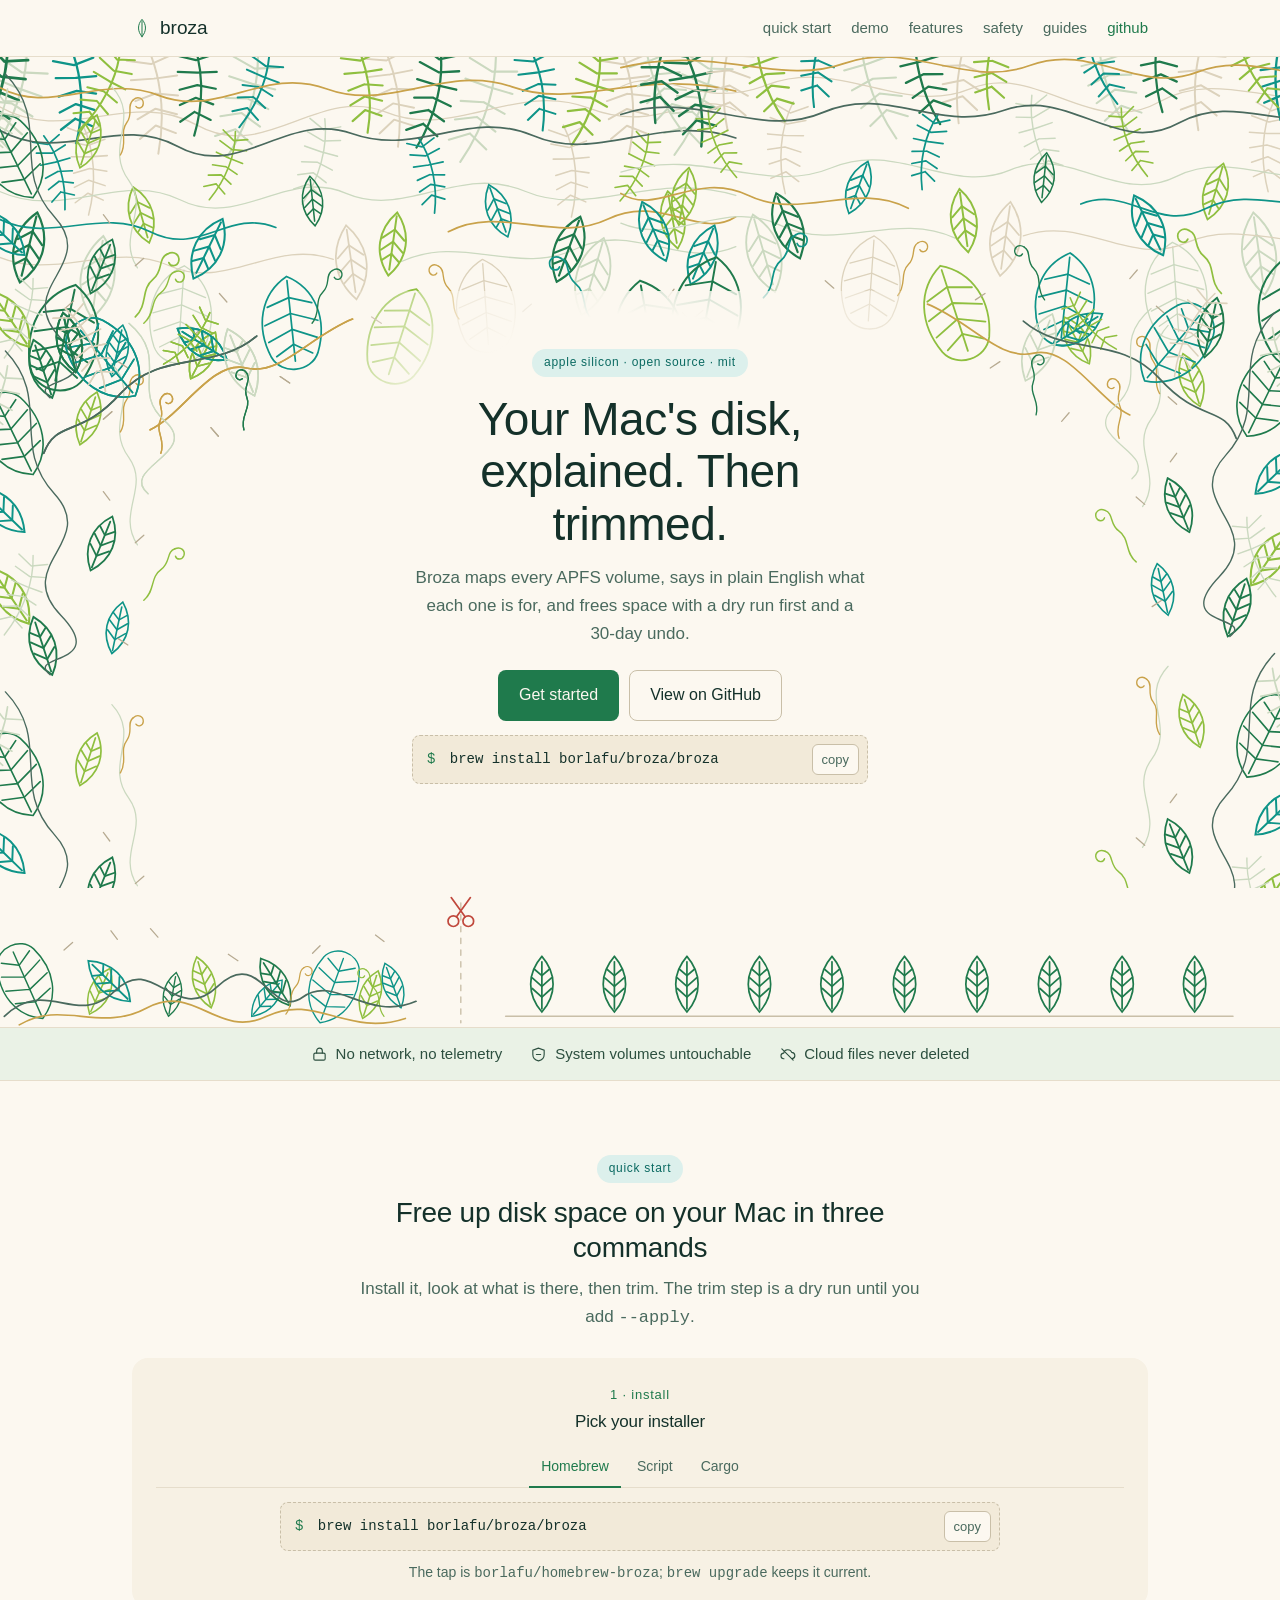
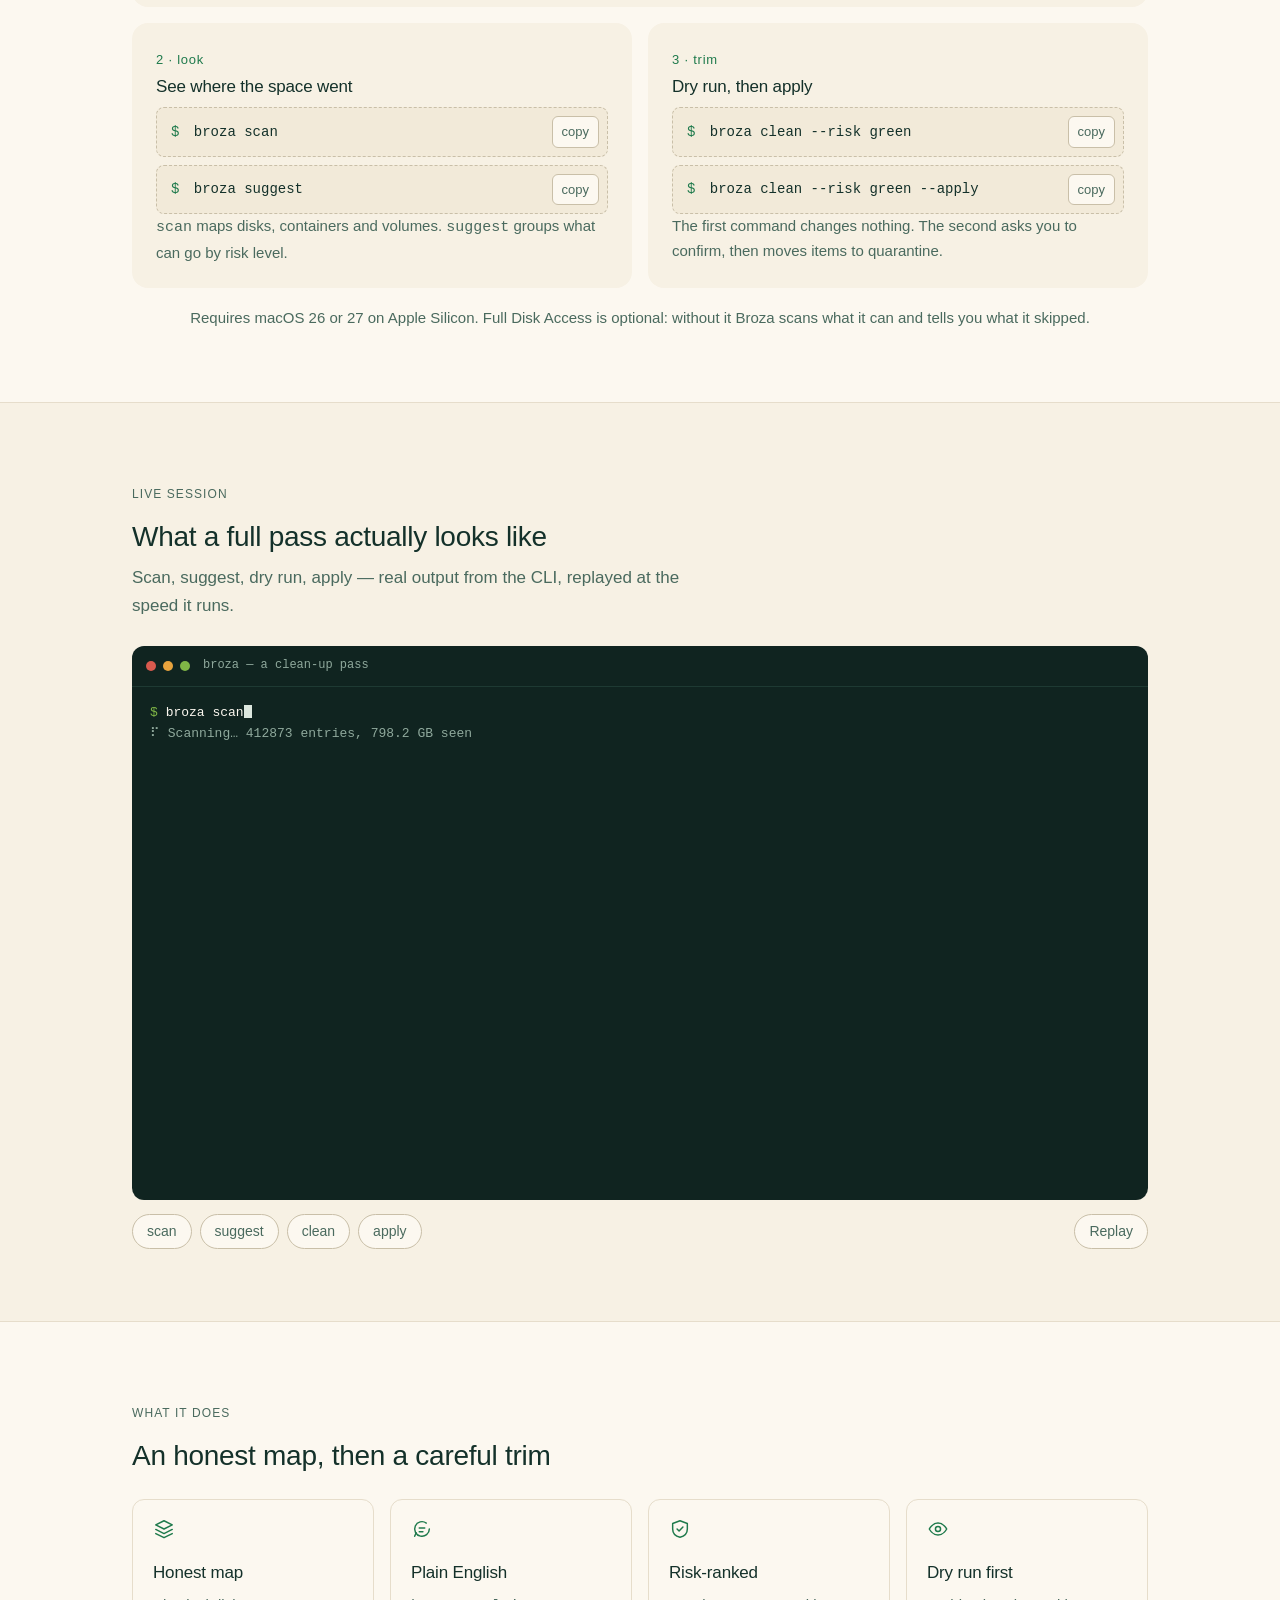
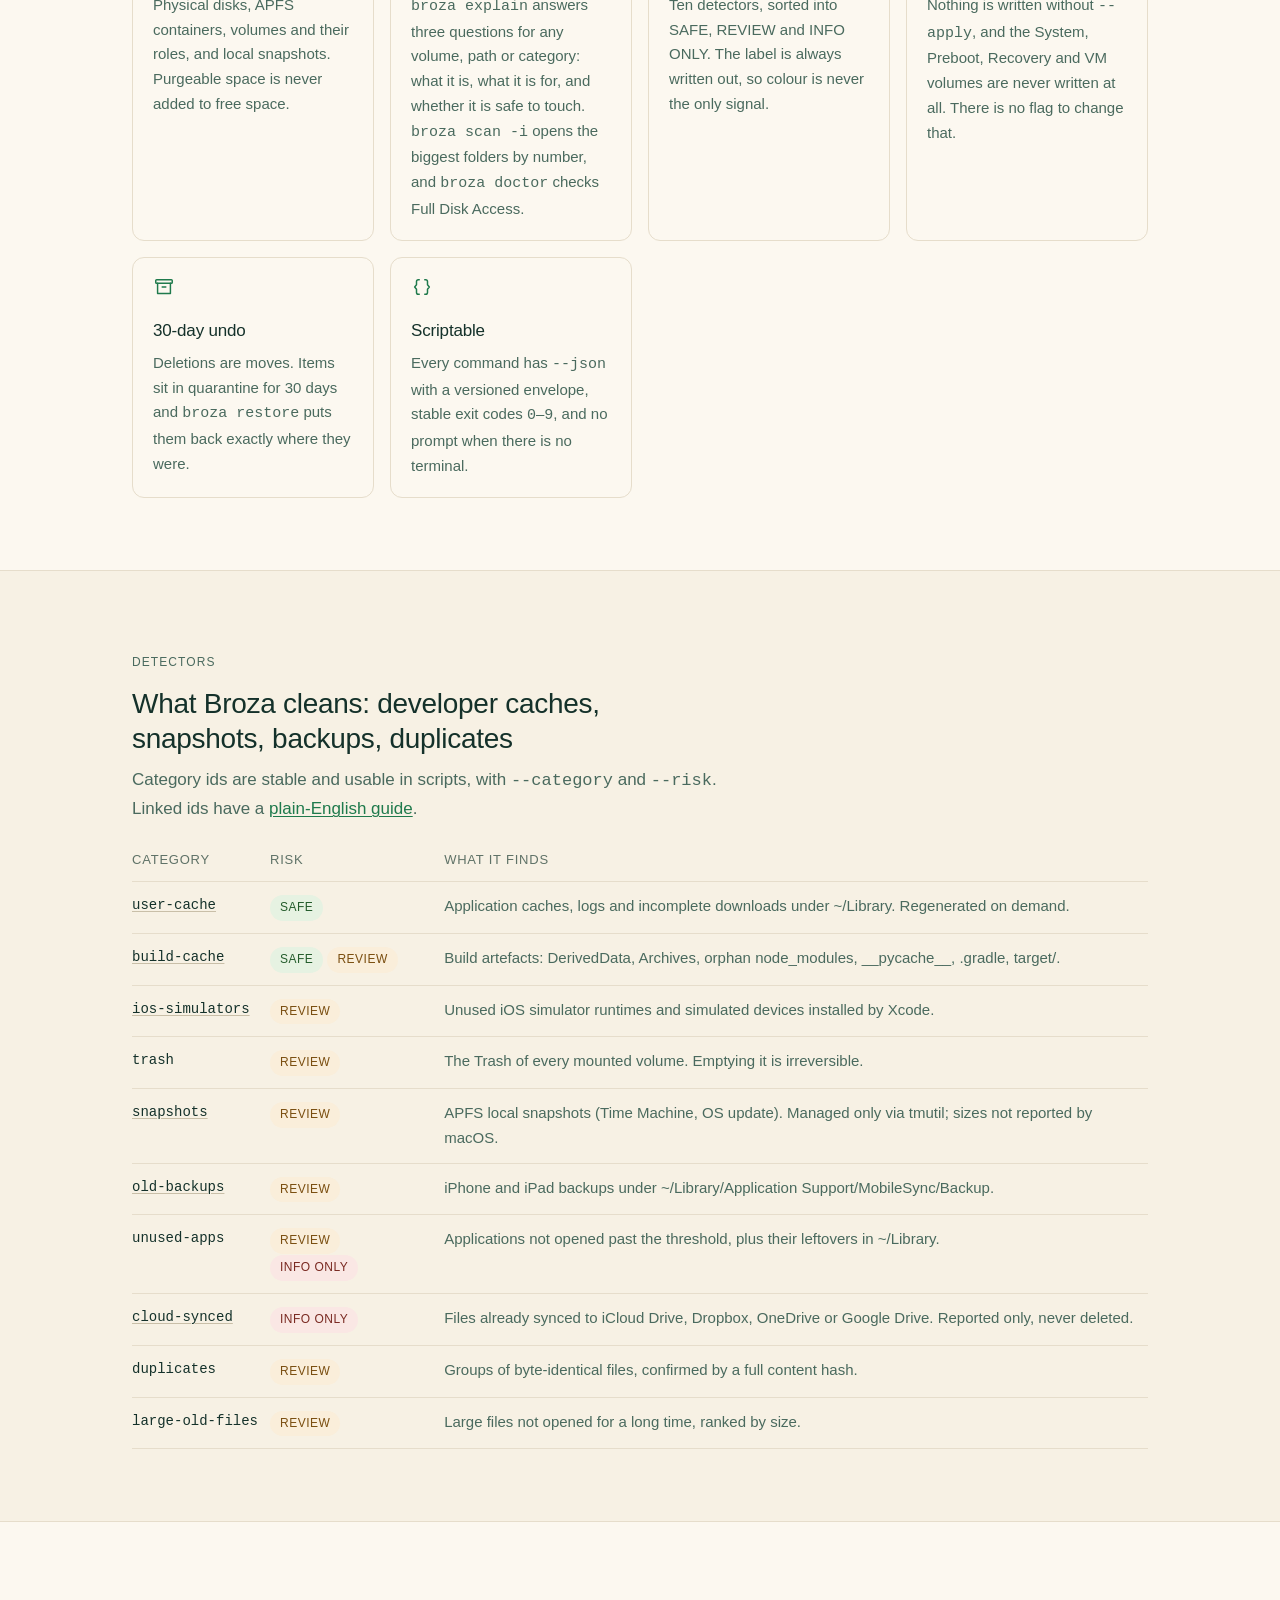
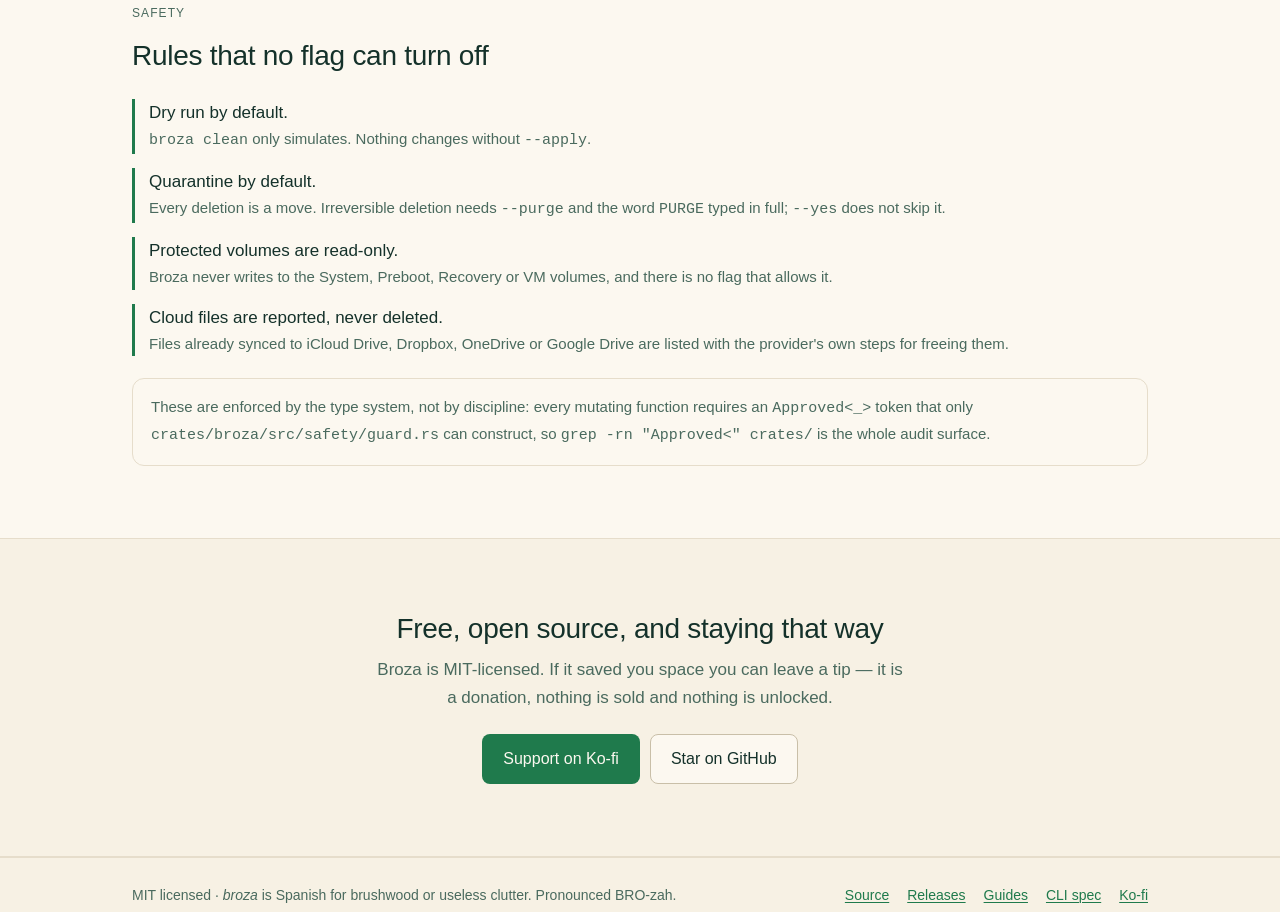
<file: site/index.html>
<!doctype html>
<html lang="en">
<head>
<meta charset="utf-8">
<meta name="viewport" content="width=device-width, initial-scale=1">
<title>Broza — free up disk space on Mac, safely (open-source CLI)</title>
<meta name="description" content="Broza finds what fills your Mac — Xcode DerivedData, node_modules, Docker, caches, snapshots — and cleans it with a dry run first and a 30-day undo.">
<link rel="canonical" href="https://borlafu.github.io/broza/">
<link rel="icon" href="assets/favicon.svg" type="image/svg+xml">
<meta name="theme-color" content="#fcf8f0">
<meta property="og:type" content="website">
<meta property="og:site_name" content="Broza">
<meta property="og:title" content="Broza — free up disk space on Mac, safely (open-source CLI)">
<meta property="og:description" content="Find what fills your Mac, understand it, and clean it with a dry run first and a 30-day undo. Free, open source, Apple Silicon.">
<meta property="og:url" content="https://borlafu.github.io/broza/">
<meta property="og:image" content="https://borlafu.github.io/broza/assets/og.png">
<meta property="og:image:width" content="1200">
<meta property="og:image:height" content="630">
<meta property="og:image:alt" content="Broza: your Mac's disk, explained. Then trimmed.">
<meta name="twitter:card" content="summary_large_image">
<meta name="twitter:title" content="Broza — free up disk space on Mac, safely (open-source CLI)">
<meta name="twitter:description" content="Find what fills your Mac, understand it, and clean it with a dry run first and a 30-day undo. Free, open source, Apple Silicon.">
<meta name="twitter:image" content="https://borlafu.github.io/broza/assets/og.png">
<script type="application/ld+json">
{
  "@context": "https://schema.org",
  "@type": "SoftwareApplication",
  "name": "Broza",
  "description": "Broza finds what fills your Mac — Xcode DerivedData, node_modules, Docker, caches, snapshots — and cleans it with a dry run first and a 30-day undo.",
  "url": "https://borlafu.github.io/broza/",
  "applicationCategory": "UtilitiesApplication",
  "applicationSubCategory": "Disk cleanup",
  "operatingSystem": "macOS 26, macOS 27 (Apple Silicon)",
  "downloadUrl": "https://github.com/borlafu/broza/releases/latest",
  "installUrl": "https://borlafu.github.io/broza/#quick-start",
  "license": "https://opensource.org/licenses/MIT",
  "isAccessibleForFree": true,
  "offers": { "@type": "Offer", "price": "0", "priceCurrency": "USD" },
  "author": { "@type": "Person", "name": "Borja Lafuente", "url": "https://github.com/borlafu" },
  "sameAs": ["https://github.com/borlafu/broza"],
  "image": "https://borlafu.github.io/broza/assets/og.png"
}
</script>
<link rel="stylesheet" href="styles.css">
</head>
<body>

<a class="skip" href="#main">Skip to content</a>

<header class="nav">
  <div class="wrap nav-inner">
    <a class="brand" href="#main">
      <svg width="20" height="20" viewBox="-16 -56 32 60" fill="none" stroke="currentColor" stroke-width="3" stroke-linecap="round" style="color:var(--leaf)" aria-hidden="true"><path d="M0 0 C14 -16 14 -36 0 -52 C-14 -36 -14 -16 0 0 Z"/><path d="M0 -2 L0 -46"/></svg>
      broza
    </a>
    <nav class="nav-links" aria-label="Sections">
      <a href="#quick-start">quick start</a>
      <a href="#demo">demo</a>
      <a href="#features">features</a>
      <a href="#safety">safety</a>
      <a href="explain/">guides</a>
      <a class="repo" href="https://github.com/borlafu/broza">github</a>
    </nav>
  </div>
</header>

<main id="main">

<section class="hero" style="padding-block:0">
  <div class="hero-body">
    <img class="hero-jungle" src="assets/hero-jungle.svg" alt="A tangled line-drawn jungle of leaves, ferns and vines">
    <div class="hero-plate">
      <span class="pill">apple silicon · open source · mit</span>
      <h1>Your Mac's disk,<br>explained. Then trimmed.</h1>
      <p class="lede">Broza maps every APFS volume, says in plain English what each one is for, and frees space with a dry run first and a 30-day undo.</p>
      <div class="cta">
        <a class="btn btn-primary" href="#quick-start">Get started</a>
        <a class="btn btn-ghost" href="https://github.com/borlafu/broza">View on GitHub</a>
      </div>
      <div class="cmdline cmdline-hero">
        <code><span class="sh" aria-hidden="true">$</span> brew install borlafu/broza/broza</code>
        <button class="copy-mini" type="button" data-copy-text="brew install borlafu/broza/broza" aria-label="Copy the Homebrew command"><span aria-hidden="true">copy</span></button>
      </div>
    </div>
  </div>
  <img class="hero-cut" src="assets/hero-cut.svg" alt="The tangle is cut and becomes an evenly spaced row of leaves">
</section>

<div class="trust">
  <div class="wrap">
    <ul>
      <li><svg width="17" height="17" viewBox="0 0 24 24" fill="none" stroke="currentColor" stroke-width="1.6" stroke-linecap="round" aria-hidden="true"><rect x="4" y="10" width="16" height="10" rx="2"/><path d="M8 10V7a4 4 0 0 1 8 0v3"/></svg>No network, no telemetry</li>
      <li><svg width="17" height="17" viewBox="0 0 24 24" fill="none" stroke="currentColor" stroke-width="1.6" stroke-linecap="round" aria-hidden="true"><path d="M12 3 4 6v6c0 4.4 3.2 7.9 8 9 4.8-1.1 8-4.6 8-9V6z"/><path d="M9 12h6"/></svg>System volumes untouchable</li>
      <li><svg width="17" height="17" viewBox="0 0 24 24" fill="none" stroke="currentColor" stroke-width="1.6" stroke-linecap="round" aria-hidden="true"><path d="M7 18a4 4 0 0 1-.4-8A6 6 0 0 1 18 9a4.5 4.5 0 0 1 .8 8.9"/><path d="M4 4l16 16"/></svg>Cloud files never deleted</li>
    </ul>
  </div>
</div>

<section id="quick-start">
  <div class="wrap">
    <div class="section-head section-head-center">
      <span class="pill">quick start</span>
      <h2>Free up disk space on your Mac in three commands</h2>
      <p>Install it, look at what is there, then trim. The trim step is a dry run until you add <code>--apply</code>.</p>
    </div>
    <div class="cards quick-cards">
      <div class="card card-soft card-install">
        <span class="step-n">1 · install</span>
        <h3>Pick your installer</h3>
        <div class="tabs" id="install-tabs" role="tablist" aria-label="Installation method" hidden>
          <button class="tab" type="button" role="tab" id="tab-brew" aria-controls="panel-brew" aria-selected="true">Homebrew</button>
          <button class="tab" type="button" role="tab" id="tab-script" aria-controls="panel-script" aria-selected="false">Script</button>
          <button class="tab" type="button" role="tab" id="tab-cargo" aria-controls="panel-cargo" aria-selected="false">Cargo</button>
        </div>
        <div class="panel" id="panel-brew" role="tabpanel" aria-labelledby="tab-brew">
          <div class="cmdline">
            <code><span class="sh" aria-hidden="true">$</span> brew install borlafu/broza/broza</code>
            <button class="copy-mini" type="button" data-copy-text="brew install borlafu/broza/broza" aria-label="Copy the Homebrew command"><span aria-hidden="true">copy</span></button>
          </div>
          <p>The tap is <code>borlafu/homebrew-broza</code>; <code>brew upgrade</code> keeps it current.</p>
        </div>
        <div class="panel" id="panel-script" role="tabpanel" aria-labelledby="tab-script">
          <div class="cmdline">
            <code><span class="sh" aria-hidden="true">$</span> curl --proto '=https' --tlsv1.2 -LsSf https://github.com/borlafu/broza/releases/latest/download/broza-cli-installer.sh | sh</code>
            <button class="copy-mini" type="button" data-copy-text="curl --proto '=https' --tlsv1.2 -LsSf https://github.com/borlafu/broza/releases/latest/download/broza-cli-installer.sh | sh" aria-label="Copy the installer script command"><span aria-hidden="true">copy</span></button>
          </div>
          <p>Installs the signed binary from the <a href="https://github.com/borlafu/broza/releases/latest">latest release</a>.</p>
        </div>
        <div class="panel" id="panel-cargo" role="tabpanel" aria-labelledby="tab-cargo">
          <div class="cmdline">
            <code><span class="sh" aria-hidden="true">$</span> cargo install --locked --git https://github.com/borlafu/broza broza-cli</code>
            <button class="copy-mini" type="button" data-copy-text="cargo install --locked --git https://github.com/borlafu/broza broza-cli" aria-label="Copy the Cargo command"><span aria-hidden="true">copy</span></button>
          </div>
          <p>Builds from source against the committed <code>Cargo.lock</code>.</p>
        </div>
      </div>
      <div class="card card-soft">
        <span class="step-n">2 · look</span>
        <h3>See where the space went</h3>
        <div class="cmdline">
          <code><span class="sh" aria-hidden="true">$</span> broza scan</code>
          <button class="copy-mini" type="button" data-copy-text="broza scan" aria-label="Copy the scan command"><span aria-hidden="true">copy</span></button>
        </div>
        <div class="cmdline">
          <code><span class="sh" aria-hidden="true">$</span> broza suggest</code>
          <button class="copy-mini" type="button" data-copy-text="broza suggest" aria-label="Copy the suggest command"><span aria-hidden="true">copy</span></button>
        </div>
        <p><code>scan</code> maps disks, containers and volumes. <code>suggest</code> groups what can go by risk level.</p>
      </div>
      <div class="card card-soft">
        <span class="step-n">3 · trim</span>
        <h3>Dry run, then apply</h3>
        <div class="cmdline">
          <code><span class="sh" aria-hidden="true">$</span> broza clean --risk green</code>
          <button class="copy-mini" type="button" data-copy-text="broza clean --risk green" aria-label="Copy the dry-run command"><span aria-hidden="true">copy</span></button>
        </div>
        <div class="cmdline">
          <code><span class="sh" aria-hidden="true">$</span> broza clean --risk green --apply</code>
          <button class="copy-mini" type="button" data-copy-text="broza clean --risk green --apply" aria-label="Copy the apply command"><span aria-hidden="true">copy</span></button>
        </div>
        <p>The first command changes nothing. The second asks you to confirm, then moves items to quarantine.</p>
      </div>
    </div>
    <p class="note note-center">Requires macOS 26 or 27 on Apple Silicon. Full Disk Access is optional: without it Broza scans what it can and tells you what it skipped.</p>
  </div>
</section>

<section id="demo" class="section-alt">
  <div class="wrap">
    <div class="section-head">
      <p class="eyebrow">Live session</p>
      <h2>What a full pass actually looks like</h2>
      <p>Scan, suggest, dry run, apply — real output from the CLI, replayed at the speed it runs.</p>
    </div>

    <div class="term" id="term" aria-live="off">
      <div class="term-bar">
        <span class="dot dot-r"></span><span class="dot dot-a"></span><span class="dot dot-g"></span>
        <span class="term-title">broza — a clean-up pass</span>
      </div>
      <pre class="term-body" id="term-body"><span class="term-step" data-step="scan" data-work="1400" data-status="Scanning… 412873 entries, 798.2 GB seen"><span class="line-cmd"><span class="prompt">$</span> <span class="cmd">broza scan</span></span>
<span class="out">Physical disk  disk0  —  APPLE SSD AP1024Z  (1.00 TB)
└─ APFS container  disk3  (994.7 GB)
   ├─ Used        812.4 GB  <span class="review">████████████████░░░░</span>  81.7%
   ├─ Free         98.1 GB
   ├─ Purgeable    84.1 GB  <span class="dim">← estimate; macOS shows this as "available"</span>
   └─ Volumes
      ├─ Macintosh HD         System     11.3 GB   <span class="dim">read-only, sealed</span>
      ├─ Macintosh HD - Data  Data      798.2 GB   <span class="strong">← your data</span>
      ├─ Preboot              Preboot     6.5 GB
      ├─ Recovery             Recovery    1.2 GB
      └─ VM                   VM          3.0 GB   <span class="dim">swap</span>

Largest consumers on Macintosh HD - Data:
  312.4 GB  ~/Library/Developer/Xcode/DerivedData/
   84.1 GB  ~/Library/Caches/
   61.7 GB  ~/Documents/</span></span>
<span class="term-step" data-step="suggest" data-work="2600"><span class="line-cmd"><span class="prompt">$</span> <span class="cmd">broza suggest</span></span>
<span class="out">Potentially reclaimable space:  <span class="strong">234.3 GB</span>
Reclaimable another way:        51.1 GB   (Broza only reports these; how below)

<span class="safe">SAFE (green) — 138.2 GB</span>
   build-cache      121.4 GB   Xcode DerivedData (94.2 GB), Python bytecode caches (27.2 GB)
   user-cache        16.8 GB   Application caches (16.8 GB)

<span class="review">REVIEW (amber) — 96.1 GB</span>
   duplicates        52.3 GB   Duplicate files (52.3 GB)
   unused-apps       28.7 GB   6 apps not opened in more than 1 year
   old-backups       15.1 GB   2 iPhone backups from 2023
   snapshots           0 B     4 Time Machine local snapshots (size not reported by macOS)

<span class="info">RECLAIMABLE ANOTHER WAY — 51.1 GB   (not by Broza)</span>
   build-cache       38.6 GB   Docker Desktop disk image
                               How: broza explain build-cache docker-raw
   cloud-synced      12.5 GB   Already backed up in iCloud Drive
                               How: broza explain cloud-synced icloud

<span class="dim">Next step:
  broza clean --risk green            (dry run, deletes nothing)
  broza clean --risk green --apply    (moves to quarantine; space is freed after expiry or purge)</span></span></span>
<span class="term-step" data-step="clean" data-work="1000"><span class="line-cmd"><span class="prompt">$</span> <span class="cmd">broza clean --risk green</span></span>
<span class="out"><span class="strong">Dry run: nothing was changed.</span>

Would move to quarantine 5122 item(s), 21.6 GB in all:
   planned        3.0 GB  ~/Library/Caches/Google
   planned        2.3 GB  ~/Library/Caches/pnpm
   planned        1.9 GB  ~/Library/Caches/Homebrew
   … and 5119 more

<span class="dim">Next step:
  broza clean --risk green --apply    (moves to quarantine; `broza restore` brings items back until they expire)</span></span></span>
<span class="term-step" data-step="apply" data-work="1800"><span class="line-cmd"><span class="prompt">$</span> <span class="cmd">broza clean --risk green --apply</span></span>
<span class="out">
5122 items (21.6 GB), risk <span class="safe">SAFE</span>.
  ~/Library/Caches/Google
  ~/Library/Caches/pnpm
  ~/Library/Caches/Homebrew
  ~/Library/Caches/Yarn
  ~/Library/Caches/go-build
Proceed? [y/N] <span class="strong">y</span>
Session cln_20260921103608_a1b2: 5122 item(s) moved to quarantine, 21.6 GB pending (freed after expiry or purge).
Quarantine: ~/.local/share/broza/quarantine/cln_20260921103608_a1b2
<span class="strong">Undo: broza restore --session cln_20260921103608_a1b2</span></span></span></pre>
    </div>

    <div class="term-controls" id="term-controls" hidden>
      <button class="chip" type="button" data-jump="scan" aria-pressed="false">scan</button>
      <button class="chip" type="button" data-jump="suggest" aria-pressed="false">suggest</button>
      <button class="chip" type="button" data-jump="clean" aria-pressed="false">clean</button>
      <button class="chip" type="button" data-jump="apply" aria-pressed="false">apply</button>
      <button class="chip replay" type="button" data-replay>Replay</button>
    </div>
  </div>
</section>

<section id="features">
  <div class="wrap">
    <div class="section-head">
      <p class="eyebrow">What it does</p>
      <h2>An honest map, then a careful trim</h2>
    </div>
    <div class="cards">
      <div class="card">
        <svg width="22" height="22" viewBox="0 0 24 24" fill="none" stroke="currentColor" stroke-width="1.6" stroke-linecap="round" stroke-linejoin="round" aria-hidden="true"><path d="M12 3 3 7.5 12 12l9-4.5z"/><path d="M3 12.5 12 17l9-4.5"/><path d="M3 17 12 21.5 21 17"/></svg>
        <h3>Honest map</h3>
        <p>Physical disks, APFS containers, volumes and their roles, and local snapshots. Purgeable space is never added to free space.</p>
      </div>
      <div class="card">
        <svg width="22" height="22" viewBox="0 0 24 24" fill="none" stroke="currentColor" stroke-width="1.6" stroke-linecap="round" stroke-linejoin="round" aria-hidden="true"><path d="M20 12a8 8 0 1 1-3.3-6.5"/><path d="M4 20l1.6-4"/><path d="M9 11h6M9 15h4"/></svg>
        <h3>Plain English</h3>
        <p><code>broza explain</code> answers three questions for any volume, path or category: what it is, what it is for, and whether it is safe to touch. <code>broza scan -i</code> opens the biggest folders by number, and <code>broza doctor</code> checks Full Disk Access.</p>
      </div>
      <div class="card">
        <svg width="22" height="22" viewBox="0 0 24 24" fill="none" stroke="currentColor" stroke-width="1.6" stroke-linecap="round" stroke-linejoin="round" aria-hidden="true"><path d="M12 3 4 6v6c0 4.4 3.2 7.9 8 9 4.8-1.1 8-4.6 8-9V6z"/><path d="m8.8 12 2.2 2.2 4.2-4.4"/></svg>
        <h3>Risk-ranked</h3>
        <p>Ten detectors, sorted into SAFE, REVIEW and INFO ONLY. The label is always written out, so colour is never the only signal.</p>
      </div>
      <div class="card">
        <svg width="22" height="22" viewBox="0 0 24 24" fill="none" stroke="currentColor" stroke-width="1.6" stroke-linecap="round" stroke-linejoin="round" aria-hidden="true"><path d="M2.5 12S6 5.5 12 5.5 21.5 12 21.5 12 18 18.5 12 18.5 2.5 12 2.5 12Z"/><circle cx="12" cy="12" r="2.8"/></svg>
        <h3>Dry run first</h3>
        <p>Nothing is written without <code>--apply</code>, and the System, Preboot, Recovery and VM volumes are never written at all. There is no flag to change that.</p>
      </div>
      <div class="card">
        <svg width="22" height="22" viewBox="0 0 24 24" fill="none" stroke="currentColor" stroke-width="1.6" stroke-linecap="round" stroke-linejoin="round" aria-hidden="true"><rect x="3" y="4" width="18" height="4" rx="1"/><path d="M5 8v11h14V8"/><path d="M10 12h4"/></svg>
        <h3>30-day undo</h3>
        <p>Deletions are moves. Items sit in quarantine for 30 days and <code>broza restore</code> puts them back exactly where they were.</p>
      </div>
      <div class="card">
        <svg width="22" height="22" viewBox="0 0 24 24" fill="none" stroke="currentColor" stroke-width="1.6" stroke-linecap="round" stroke-linejoin="round" aria-hidden="true"><path d="M9 4H8a2 2 0 0 0-2 2v3.5L4 12l2 2.5V18a2 2 0 0 0 2 2h1"/><path d="M15 4h1a2 2 0 0 1 2 2v3.5l2 2.5-2 2.5V18a2 2 0 0 1-2 2h-1"/></svg>
        <h3>Scriptable</h3>
        <p>Every command has <code>--json</code> with a versioned envelope, stable exit codes <code>0</code>–<code>9</code>, and no prompt when there is no terminal.</p>
      </div>
    </div>
  </div>
</section>

<section class="section-alt">
  <div class="wrap">
    <div class="section-head">
      <p class="eyebrow">Detectors</p>
      <h2>What Broza cleans: developer caches, snapshots, backups, duplicates</h2>
      <p>Category ids are stable and usable in scripts, with <code>--category</code> and <code>--risk</code>. Linked ids have a <a href="explain/">plain-English guide</a>.</p>
    </div>
    <table class="detectors">
      <thead>
        <tr><th scope="col">Category</th><th scope="col">Risk</th><th scope="col">What it finds</th></tr>
      </thead>
      <tbody>
        <tr><td><a href="explain/library-caches.html">user-cache</a></td><td><span class="risk risk-safe">SAFE</span></td><td>Application caches, logs and incomplete downloads under ~/Library. Regenerated on demand.</td></tr>
        <tr><td><a href="explain/xcode-deriveddata.html">build-cache</a></td><td><span class="risk risk-safe">SAFE</span> <span class="risk risk-review">REVIEW</span></td><td>Build artefacts: DerivedData, Archives, orphan node_modules, __pycache__, .gradle, target/.</td></tr>
        <tr><td><a href="explain/ios-simulators.html">ios-simulators</a></td><td><span class="risk risk-review">REVIEW</span></td><td>Unused iOS simulator runtimes and simulated devices installed by Xcode.</td></tr>
        <tr><td>trash</td><td><span class="risk risk-review">REVIEW</span></td><td>The Trash of every mounted volume. Emptying it is irreversible.</td></tr>
        <tr><td><a href="explain/time-machine-local-snapshots.html">snapshots</a></td><td><span class="risk risk-review">REVIEW</span></td><td>APFS local snapshots (Time Machine, OS update). Managed only via tmutil; sizes not reported by macOS.</td></tr>
        <tr><td><a href="explain/iphone-backups.html">old-backups</a></td><td><span class="risk risk-review">REVIEW</span></td><td>iPhone and iPad backups under ~/Library/Application Support/MobileSync/Backup.</td></tr>
        <tr><td>unused-apps</td><td><span class="risk risk-review">REVIEW</span> <span class="risk risk-info">INFO ONLY</span></td><td>Applications not opened past the threshold, plus their leftovers in ~/Library.</td></tr>
        <tr><td><a href="explain/cloud-synced-files.html">cloud-synced</a></td><td><span class="risk risk-info">INFO ONLY</span></td><td>Files already synced to iCloud Drive, Dropbox, OneDrive or Google Drive. Reported only, never deleted.</td></tr>
        <tr><td>duplicates</td><td><span class="risk risk-review">REVIEW</span></td><td>Groups of byte-identical files, confirmed by a full content hash.</td></tr>
        <tr><td>large-old-files</td><td><span class="risk risk-review">REVIEW</span></td><td>Large files not opened for a long time, ranked by size.</td></tr>
      </tbody>
    </table>
  </div>
</section>

<section id="safety">
  <div class="wrap">
    <div class="section-head">
      <p class="eyebrow">Safety</p>
      <h2>Rules that no flag can turn off</h2>
    </div>
    <ul class="safety-list">
      <li><strong>Dry run by default.</strong><p><code>broza clean</code> only simulates. Nothing changes without <code>--apply</code>.</p></li>
      <li><strong>Quarantine by default.</strong><p>Every deletion is a move. Irreversible deletion needs <code>--purge</code> and the word <code>PURGE</code> typed in full; <code>--yes</code> does not skip it.</p></li>
      <li><strong>Protected volumes are read-only.</strong><p>Broza never writes to the System, Preboot, Recovery or VM volumes, and there is no flag that allows it.</p></li>
      <li><strong>Cloud files are reported, never deleted.</strong><p>Files already synced to iCloud Drive, Dropbox, OneDrive or Google Drive are listed with the provider's own steps for freeing them.</p></li>
    </ul>
    <p class="proof">These are enforced by the type system, not by discipline: every mutating function requires an <code>Approved&lt;_&gt;</code> token that only <code>crates/broza/src/safety/guard.rs</code> can construct, so <code>grep -rn "Approved&lt;" crates/</code> is the whole audit surface.</p>
  </div>
</section>

<section class="section-alt support">
  <div class="wrap">
    <h2>Free, open source, and staying that way</h2>
    <p>Broza is MIT-licensed. If it saved you space you can leave a tip — it is a donation, nothing is sold and nothing is unlocked.</p>
    <div class="cta">
      <a class="btn btn-primary" href="https://ko-fi.com/borlafu">Support on Ko-fi</a>
      <a class="btn btn-ghost" href="https://github.com/borlafu/broza">Star on GitHub</a>
    </div>
  </div>
</section>

</main>

<footer class="footer">
  <div class="wrap footer-inner">
    <p>MIT licensed · <em>broza</em> is Spanish for brushwood or useless clutter. Pronounced BRO-zah.</p>
    <ul>
      <li><a href="https://github.com/borlafu/broza">Source</a></li>
      <li><a href="https://github.com/borlafu/broza/releases/latest">Releases</a></li>
      <li><a href="explain/">Guides</a></li>
      <li><a href="https://github.com/borlafu/broza/blob/main/docs/cli-spec.md">CLI spec</a></li>
      <li><a href="https://ko-fi.com/borlafu">Ko-fi</a></li>
    </ul>
  </div>
</footer>

<script src="ui.js" defer></script>
<script src="demo.js" defer></script>
</body>
</html>
</file>
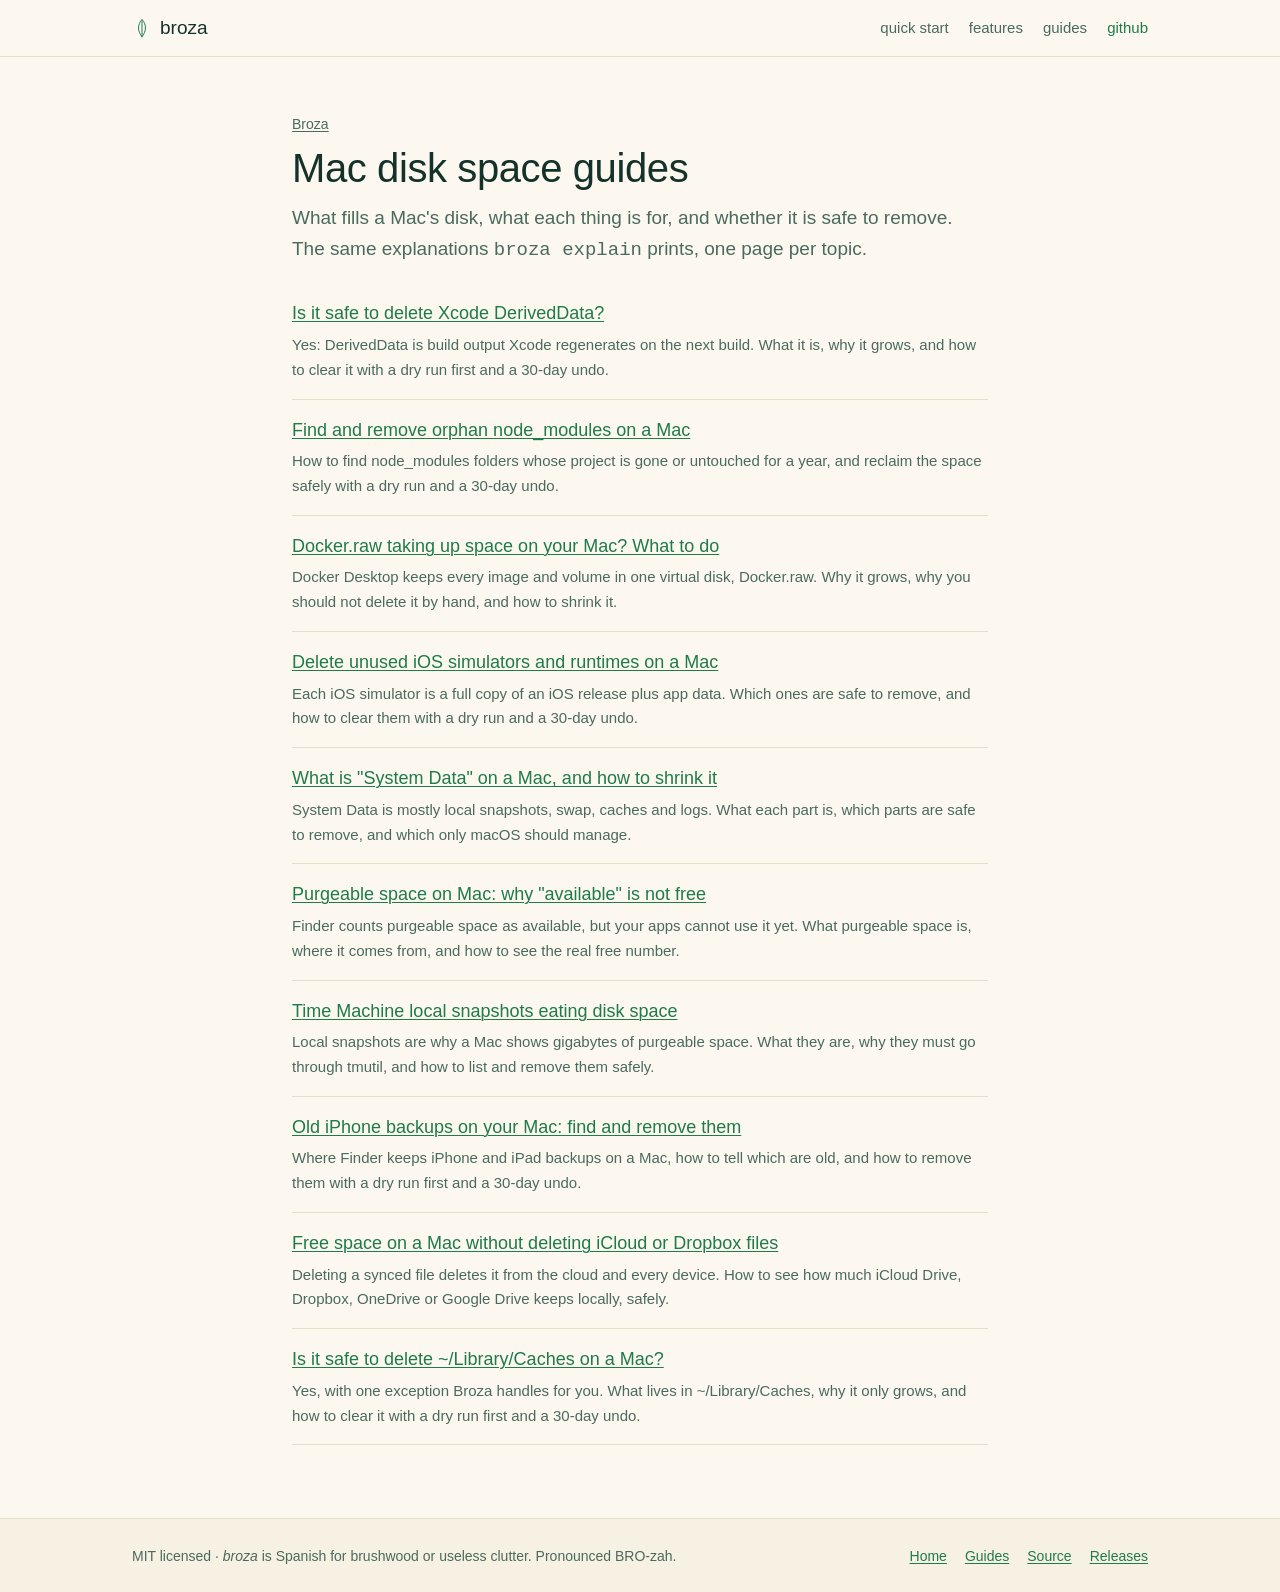
<file: site/explain/index.html>
<!doctype html>
<html lang="en">
<head>
<meta charset="utf-8">
<meta name="viewport" content="width=device-width, initial-scale=1">
<title>Mac disk space guides | Broza</title>
<meta name="description" content="Plain-English answers to what fills a Mac&#x27;s disk — DerivedData, node_modules, Docker, simulators, snapshots, System Data — and what is safe to remove.">
<link rel="canonical" href="https://borlafu.github.io/broza/explain/">
<link rel="icon" href="../assets/favicon.svg" type="image/svg+xml">
<meta name="theme-color" content="#fcf8f0">
<meta property="og:type" content="article">
<meta property="og:site_name" content="Broza">
<meta property="og:title" content="Mac disk space guides">
<meta property="og:description" content="Plain-English answers to what fills a Mac&#x27;s disk — DerivedData, node_modules, Docker, simulators, snapshots, System Data — and what is safe to remove.">
<meta property="og:url" content="https://borlafu.github.io/broza/explain/">
<meta property="og:image" content="https://borlafu.github.io/broza/assets/og.png">
<meta name="twitter:card" content="summary_large_image">
<meta name="twitter:image" content="https://borlafu.github.io/broza/assets/og.png">
<script type="application/ld+json">
{
 "@context": "https://schema.org",
 "@type": "CollectionPage",
 "name": "Mac disk space guides",
 "url": "https://borlafu.github.io/broza/explain/",
 "description": "Plain-English answers to what fills a Mac's disk and what is safe to remove."
}
</script>
<link rel="stylesheet" href="../styles.css">
</head>
<body>
<a class="skip" href="#main">Skip to content</a>
<header class="nav">
  <div class="wrap nav-inner">
    <a class="brand" href="../">
      <svg width="20" height="20" viewBox="-16 -56 32 60" fill="none" stroke="currentColor" stroke-width="3" stroke-linecap="round" style="color:var(--leaf)" aria-hidden="true"><path d="M0 0 C14 -16 14 -36 0 -52 C-14 -36 -14 -16 0 0 Z"/><path d="M0 -2 L0 -46"/></svg>
      broza
    </a>
    <nav class="nav-links" aria-label="Sections">
      <a href="../#quick-start">quick start</a>
      <a href="../#features">features</a>
      <a href="./">guides</a>
      <a class="repo" href="https://github.com/borlafu/broza">github</a>
    </nav>
  </div>
</header>

<main id="main" class="article wrap">
<nav class="crumbs" aria-label="Breadcrumb"><a href="../">Broza</a></nav>
<h1>Mac disk space guides</h1>
<p class="article-lede">What fills a Mac's disk, what each thing is for, and whether it is safe to remove. The same explanations <code>broza explain</code> prints, one page per topic.</p>
<ul class="guide-list">
<li><a href="xcode-deriveddata.html">Is it safe to delete Xcode DerivedData?</a><p>Yes: DerivedData is build output Xcode regenerates on the next build. What it is, why it grows, and how to clear it with a dry run first and a 30-day undo.</p></li>
<li><a href="node-modules.html">Find and remove orphan node_modules on a Mac</a><p>How to find node_modules folders whose project is gone or untouched for a year, and reclaim the space safely with a dry run and a 30-day undo.</p></li>
<li><a href="docker-disk-image.html">Docker.raw taking up space on your Mac? What to do</a><p>Docker Desktop keeps every image and volume in one virtual disk, Docker.raw. Why it grows, why you should not delete it by hand, and how to shrink it.</p></li>
<li><a href="ios-simulators.html">Delete unused iOS simulators and runtimes on a Mac</a><p>Each iOS simulator is a full copy of an iOS release plus app data. Which ones are safe to remove, and how to clear them with a dry run and a 30-day undo.</p></li>
<li><a href="system-data.html">What is &quot;System Data&quot; on a Mac, and how to shrink it</a><p>System Data is mostly local snapshots, swap, caches and logs. What each part is, which parts are safe to remove, and which only macOS should manage.</p></li>
<li><a href="purgeable-space.html">Purgeable space on Mac: why &quot;available&quot; is not free</a><p>Finder counts purgeable space as available, but your apps cannot use it yet. What purgeable space is, where it comes from, and how to see the real free number.</p></li>
<li><a href="time-machine-local-snapshots.html">Time Machine local snapshots eating disk space</a><p>Local snapshots are why a Mac shows gigabytes of purgeable space. What they are, why they must go through tmutil, and how to list and remove them safely.</p></li>
<li><a href="iphone-backups.html">Old iPhone backups on your Mac: find and remove them</a><p>Where Finder keeps iPhone and iPad backups on a Mac, how to tell which are old, and how to remove them with a dry run first and a 30-day undo.</p></li>
<li><a href="cloud-synced-files.html">Free space on a Mac without deleting iCloud or Dropbox files</a><p>Deleting a synced file deletes it from the cloud and every device. How to see how much iCloud Drive, Dropbox, OneDrive or Google Drive keeps locally, safely.</p></li>
<li><a href="library-caches.html">Is it safe to delete ~/Library/Caches on a Mac?</a><p>Yes, with one exception Broza handles for you. What lives in ~/Library/Caches, why it only grows, and how to clear it with a dry run first and a 30-day undo.</p></li>
</ul>
</main>

<footer class="footer">
  <div class="wrap footer-inner">
    <p>MIT licensed · <em>broza</em> is Spanish for brushwood or useless clutter. Pronounced BRO-zah.</p>
    <ul>
      <li><a href="../">Home</a></li>
      <li><a href="./">Guides</a></li>
      <li><a href="https://github.com/borlafu/broza">Source</a></li>
      <li><a href="https://github.com/borlafu/broza/releases/latest">Releases</a></li>
    </ul>
  </div>
</footer>
<script src="../ui.js" defer></script>
</body>
</html>
</file>
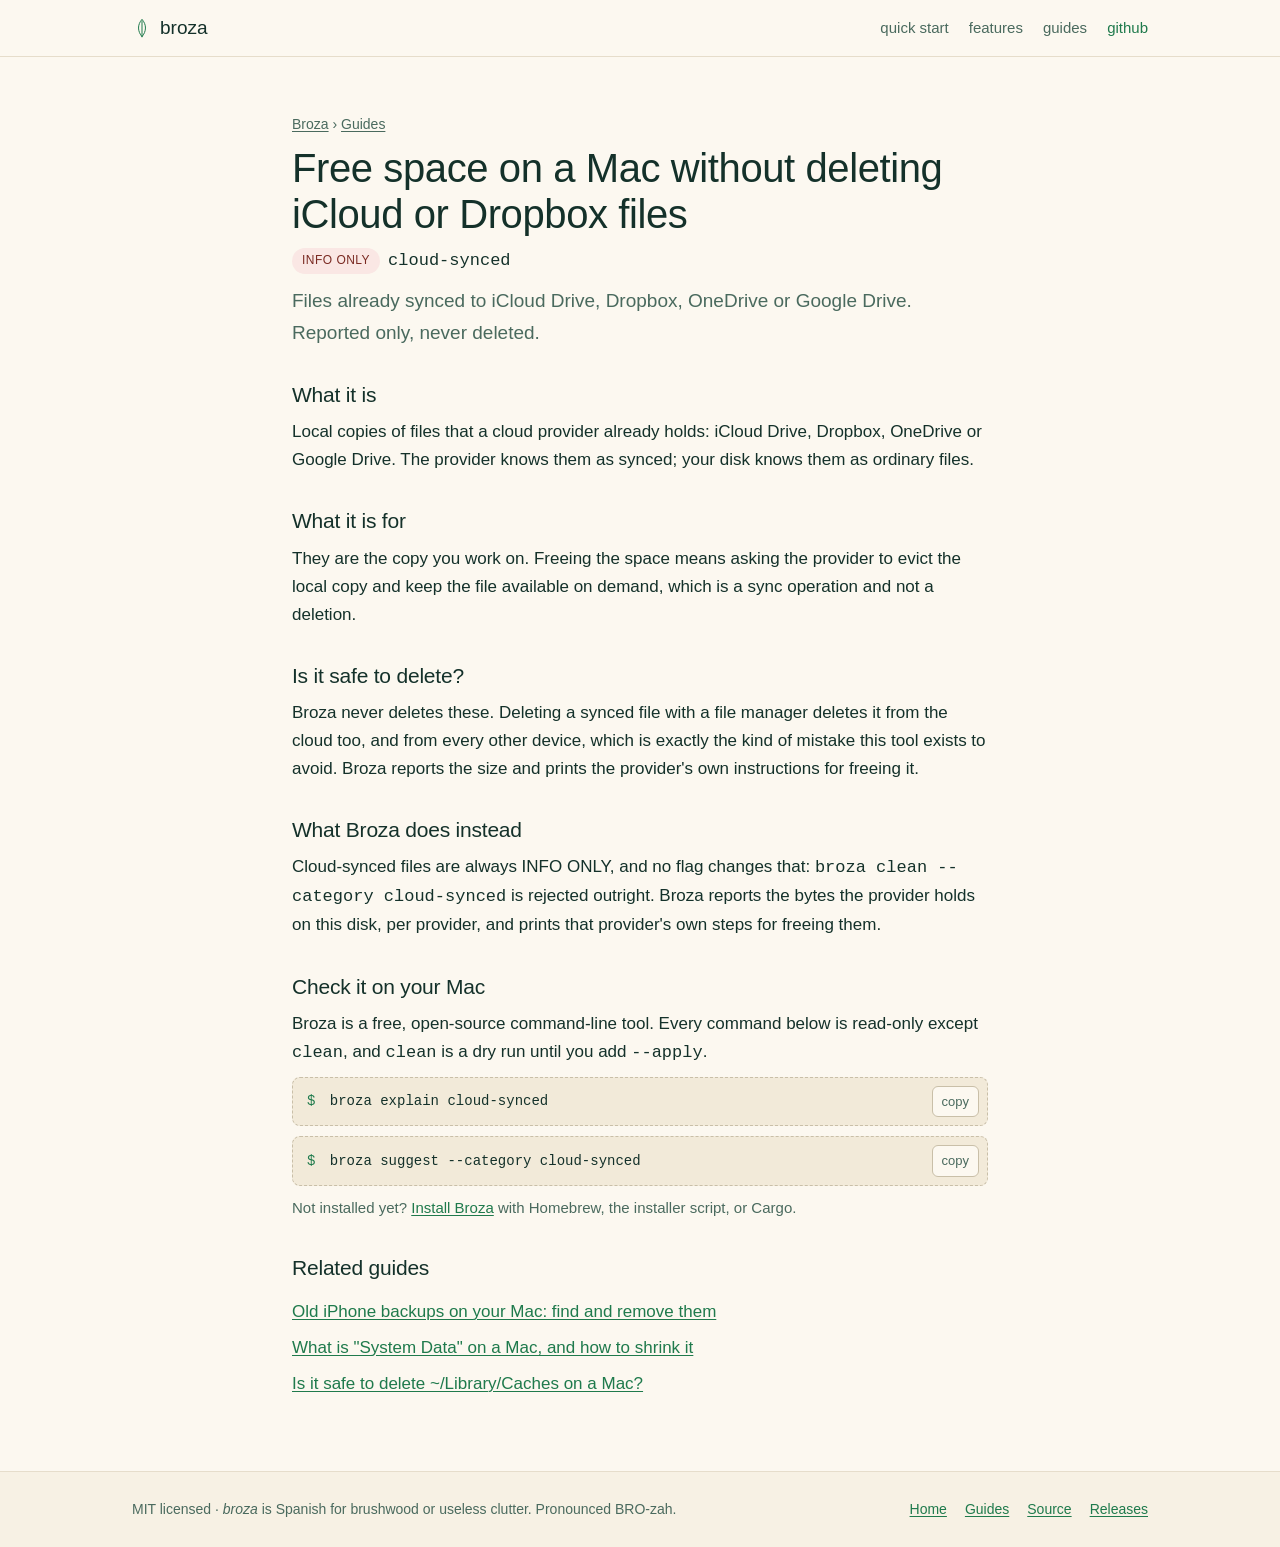
<file: site/explain/cloud-synced-files.html>
<!doctype html>
<html lang="en">
<head>
<meta charset="utf-8">
<meta name="viewport" content="width=device-width, initial-scale=1">
<title>Free space without deleting iCloud or Dropbox files | Broza</title>
<meta name="description" content="Deleting a synced file deletes it from the cloud and every device. How to see how much iCloud Drive, Dropbox, OneDrive or Google Drive keeps locally, safely.">
<link rel="canonical" href="https://borlafu.github.io/broza/explain/cloud-synced-files.html">
<link rel="icon" href="../assets/favicon.svg" type="image/svg+xml">
<meta name="theme-color" content="#fcf8f0">
<meta property="og:type" content="article">
<meta property="og:site_name" content="Broza">
<meta property="og:title" content="Free space on a Mac without deleting iCloud or Dropbox files">
<meta property="og:description" content="Deleting a synced file deletes it from the cloud and every device. How to see how much iCloud Drive, Dropbox, OneDrive or Google Drive keeps locally, safely.">
<meta property="og:url" content="https://borlafu.github.io/broza/explain/cloud-synced-files.html">
<meta property="og:image" content="https://borlafu.github.io/broza/assets/og.png">
<meta name="twitter:card" content="summary_large_image">
<meta name="twitter:image" content="https://borlafu.github.io/broza/assets/og.png">
<script type="application/ld+json">
[
 {
  "@context": "https://schema.org",
  "@type": "TechArticle",
  "headline": "Free space on a Mac without deleting iCloud or Dropbox files",
  "description": "Deleting a synced file deletes it from the cloud and every device. How to see how much iCloud Drive, Dropbox, OneDrive or Google Drive keeps locally, safely.",
  "url": "https://borlafu.github.io/broza/explain/cloud-synced-files.html",
  "datePublished": "2026-09-26",
  "dateModified": "2026-09-26",
  "image": "https://borlafu.github.io/broza/assets/og.png",
  "inLanguage": "en",
  "author": {
   "@type": "Person",
   "name": "Borja Lafuente",
   "url": "https://github.com/borlafu"
  },
  "publisher": {
   "@type": "Organization",
   "name": "Broza",
   "url": "https://borlafu.github.io/broza/"
  },
  "about": {
   "@type": "SoftwareApplication",
   "name": "Broza",
   "url": "https://borlafu.github.io/broza/"
  }
 },
 {
  "@context": "https://schema.org",
  "@type": "BreadcrumbList",
  "itemListElement": [
   {
    "@type": "ListItem",
    "position": 1,
    "name": "Broza",
    "item": "https://borlafu.github.io/broza/"
   },
   {
    "@type": "ListItem",
    "position": 2,
    "name": "Guides",
    "item": "https://borlafu.github.io/broza/explain/"
   },
   {
    "@type": "ListItem",
    "position": 3,
    "name": "Free space on a Mac without deleting iCloud or Dropbox files",
    "item": "https://borlafu.github.io/broza/explain/cloud-synced-files.html"
   }
  ]
 }
]
</script>
<link rel="stylesheet" href="../styles.css">
</head>
<body>
<a class="skip" href="#main">Skip to content</a>
<header class="nav">
  <div class="wrap nav-inner">
    <a class="brand" href="../">
      <svg width="20" height="20" viewBox="-16 -56 32 60" fill="none" stroke="currentColor" stroke-width="3" stroke-linecap="round" style="color:var(--leaf)" aria-hidden="true"><path d="M0 0 C14 -16 14 -36 0 -52 C-14 -36 -14 -16 0 0 Z"/><path d="M0 -2 L0 -46"/></svg>
      broza
    </a>
    <nav class="nav-links" aria-label="Sections">
      <a href="../#quick-start">quick start</a>
      <a href="../#features">features</a>
      <a href="./">guides</a>
      <a class="repo" href="https://github.com/borlafu/broza">github</a>
    </nav>
  </div>
</header>

<main id="main" class="article wrap">
<nav class="crumbs" aria-label="Breadcrumb"><a href="../">Broza</a> <span aria-hidden="true">›</span> <a href="./">Guides</a></nav>
<h1>Free space on a Mac without deleting iCloud or Dropbox files</h1>
<p class="article-meta"><span class="risk risk-info">INFO ONLY</span> <code>cloud-synced</code></p>
<p class="article-lede">Files already synced to iCloud Drive, Dropbox, OneDrive or Google Drive. Reported only, never deleted.</p>
<h2>What it is</h2>
<p>Local copies of files that a cloud provider already holds: iCloud Drive, Dropbox, OneDrive or Google Drive. The provider knows them as synced; your disk knows them as ordinary files.</p>
<h2>What it is for</h2>
<p>They are the copy you work on. Freeing the space means asking the provider to evict the local copy and keep the file available on demand, which is a sync operation and not a deletion.</p>
<h2>Is it safe to delete?</h2>
<p>Broza never deletes these. Deleting a synced file with a file manager deletes it from the cloud too, and from every other device, which is exactly the kind of mistake this tool exists to avoid. Broza reports the size and prints the provider's own instructions for freeing it.</p>
<h2>What Broza does instead</h2><p>Cloud-synced files are always INFO ONLY, and no flag changes that: <code>broza clean --category cloud-synced</code> is rejected outright. Broza reports the bytes the provider holds on this disk, per provider, and prints that provider's own steps for freeing them.</p>
<h2>Check it on your Mac</h2>
<p>Broza is a free, open-source command-line tool. Every command below is read-only except <code>clean</code>, and <code>clean</code> is a dry run until you add <code>--apply</code>.</p>
<div class="cmdline"><code><span class="sh" aria-hidden="true">$</span> broza explain cloud-synced</code><button class="copy-mini" type="button" data-copy-text="broza explain cloud-synced" aria-label="Copy the command"><span aria-hidden="true">copy</span></button></div>
<div class="cmdline"><code><span class="sh" aria-hidden="true">$</span> broza suggest --category cloud-synced</code><button class="copy-mini" type="button" data-copy-text="broza suggest --category cloud-synced" aria-label="Copy the command"><span aria-hidden="true">copy</span></button></div>
<p class="article-install">Not installed yet? <a href="../#quick-start">Install Broza</a> with Homebrew, the installer script, or Cargo.</p>
<h2>Related guides</h2>
<ul class="related">
<li><a href="iphone-backups.html">Old iPhone backups on your Mac: find and remove them</a></li>
<li><a href="system-data.html">What is &quot;System Data&quot; on a Mac, and how to shrink it</a></li>
<li><a href="library-caches.html">Is it safe to delete ~/Library/Caches on a Mac?</a></li>
</ul>
</main>

<footer class="footer">
  <div class="wrap footer-inner">
    <p>MIT licensed · <em>broza</em> is Spanish for brushwood or useless clutter. Pronounced BRO-zah.</p>
    <ul>
      <li><a href="../">Home</a></li>
      <li><a href="./">Guides</a></li>
      <li><a href="https://github.com/borlafu/broza">Source</a></li>
      <li><a href="https://github.com/borlafu/broza/releases/latest">Releases</a></li>
    </ul>
  </div>
</footer>
<script src="../ui.js" defer></script>
</body>
</html>
</file>
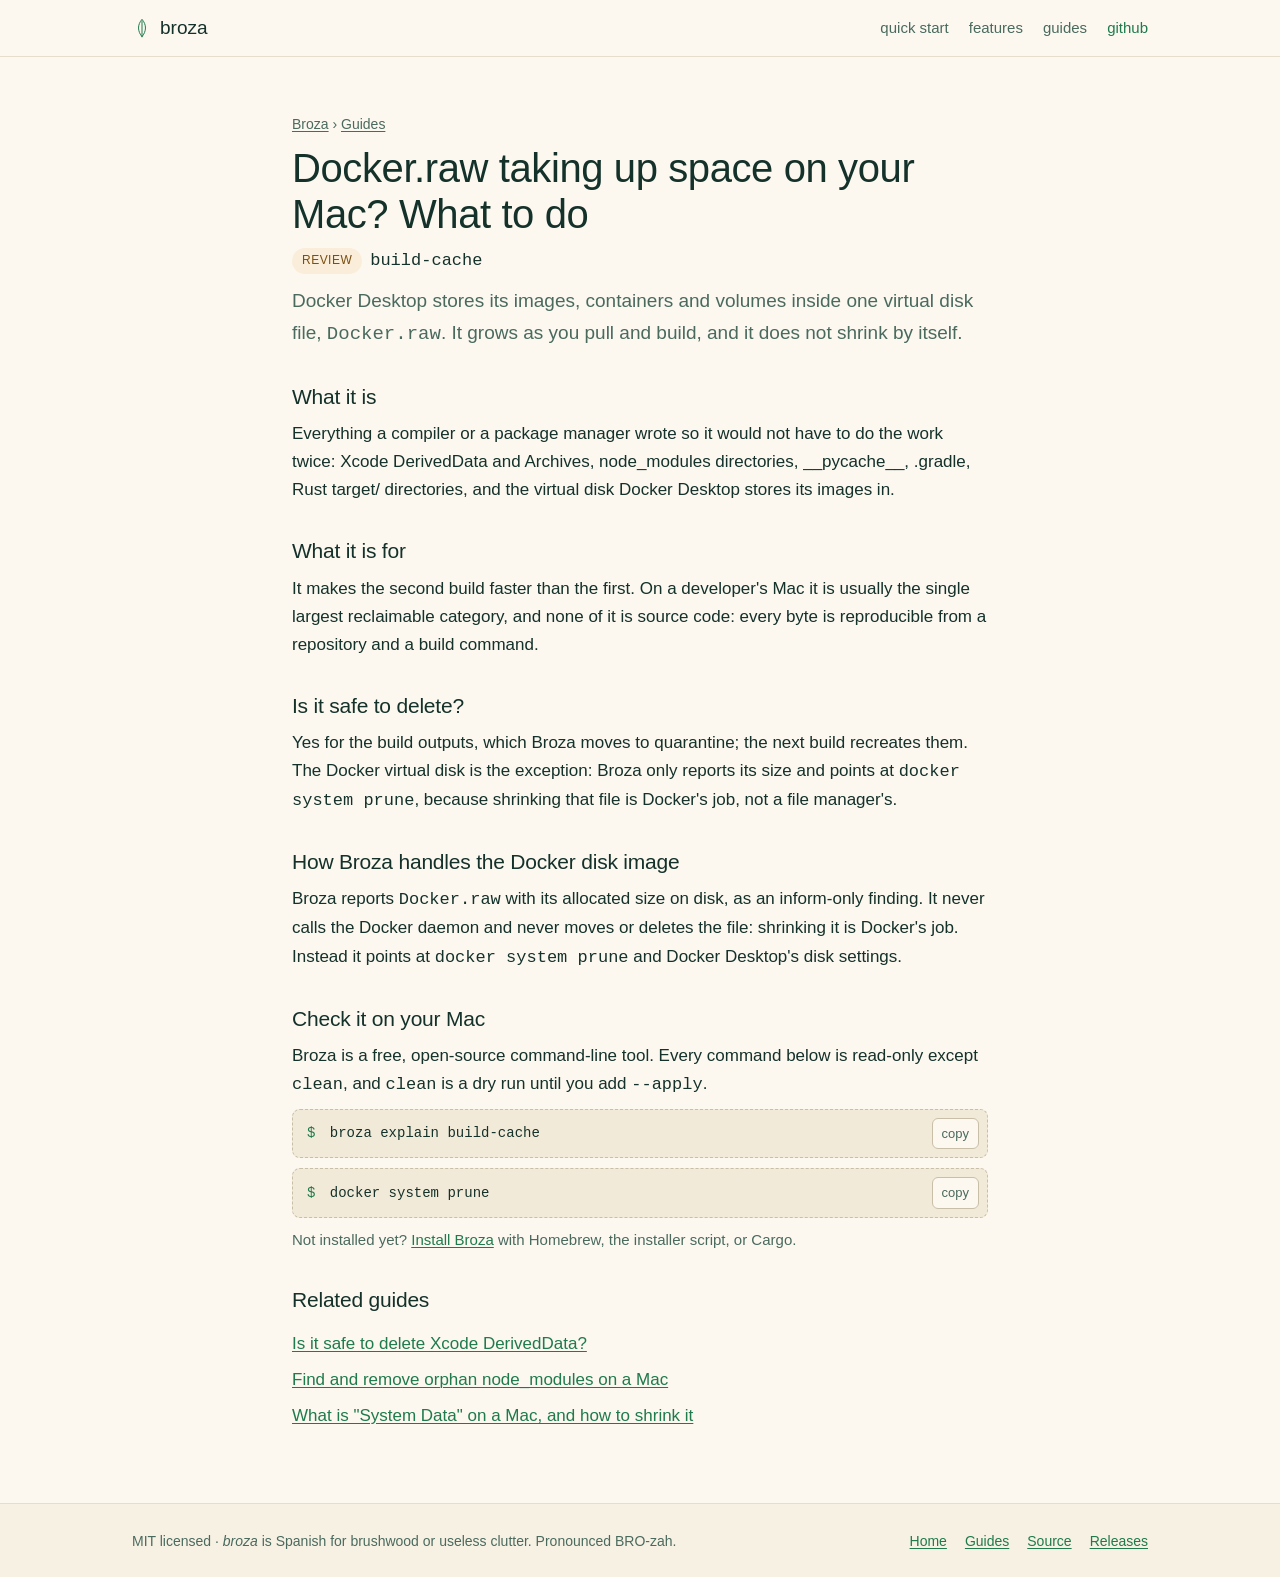
<file: site/explain/docker-disk-image.html>
<!doctype html>
<html lang="en">
<head>
<meta charset="utf-8">
<meta name="viewport" content="width=device-width, initial-scale=1">
<title>Docker.raw taking up space on your Mac? What to do | Broza</title>
<meta name="description" content="Docker Desktop keeps every image and volume in one virtual disk, Docker.raw. Why it grows, why you should not delete it by hand, and how to shrink it.">
<link rel="canonical" href="https://borlafu.github.io/broza/explain/docker-disk-image.html">
<link rel="icon" href="../assets/favicon.svg" type="image/svg+xml">
<meta name="theme-color" content="#fcf8f0">
<meta property="og:type" content="article">
<meta property="og:site_name" content="Broza">
<meta property="og:title" content="Docker.raw taking up space on your Mac? What to do">
<meta property="og:description" content="Docker Desktop keeps every image and volume in one virtual disk, Docker.raw. Why it grows, why you should not delete it by hand, and how to shrink it.">
<meta property="og:url" content="https://borlafu.github.io/broza/explain/docker-disk-image.html">
<meta property="og:image" content="https://borlafu.github.io/broza/assets/og.png">
<meta name="twitter:card" content="summary_large_image">
<meta name="twitter:image" content="https://borlafu.github.io/broza/assets/og.png">
<script type="application/ld+json">
[
 {
  "@context": "https://schema.org",
  "@type": "TechArticle",
  "headline": "Docker.raw taking up space on your Mac? What to do",
  "description": "Docker Desktop keeps every image and volume in one virtual disk, Docker.raw. Why it grows, why you should not delete it by hand, and how to shrink it.",
  "url": "https://borlafu.github.io/broza/explain/docker-disk-image.html",
  "datePublished": "2026-09-26",
  "dateModified": "2026-09-26",
  "image": "https://borlafu.github.io/broza/assets/og.png",
  "inLanguage": "en",
  "author": {
   "@type": "Person",
   "name": "Borja Lafuente",
   "url": "https://github.com/borlafu"
  },
  "publisher": {
   "@type": "Organization",
   "name": "Broza",
   "url": "https://borlafu.github.io/broza/"
  },
  "about": {
   "@type": "SoftwareApplication",
   "name": "Broza",
   "url": "https://borlafu.github.io/broza/"
  }
 },
 {
  "@context": "https://schema.org",
  "@type": "BreadcrumbList",
  "itemListElement": [
   {
    "@type": "ListItem",
    "position": 1,
    "name": "Broza",
    "item": "https://borlafu.github.io/broza/"
   },
   {
    "@type": "ListItem",
    "position": 2,
    "name": "Guides",
    "item": "https://borlafu.github.io/broza/explain/"
   },
   {
    "@type": "ListItem",
    "position": 3,
    "name": "Docker.raw taking up space on your Mac? What to do",
    "item": "https://borlafu.github.io/broza/explain/docker-disk-image.html"
   }
  ]
 }
]
</script>
<link rel="stylesheet" href="../styles.css">
</head>
<body>
<a class="skip" href="#main">Skip to content</a>
<header class="nav">
  <div class="wrap nav-inner">
    <a class="brand" href="../">
      <svg width="20" height="20" viewBox="-16 -56 32 60" fill="none" stroke="currentColor" stroke-width="3" stroke-linecap="round" style="color:var(--leaf)" aria-hidden="true"><path d="M0 0 C14 -16 14 -36 0 -52 C-14 -36 -14 -16 0 0 Z"/><path d="M0 -2 L0 -46"/></svg>
      broza
    </a>
    <nav class="nav-links" aria-label="Sections">
      <a href="../#quick-start">quick start</a>
      <a href="../#features">features</a>
      <a href="./">guides</a>
      <a class="repo" href="https://github.com/borlafu/broza">github</a>
    </nav>
  </div>
</header>

<main id="main" class="article wrap">
<nav class="crumbs" aria-label="Breadcrumb"><a href="../">Broza</a> <span aria-hidden="true">›</span> <a href="./">Guides</a></nav>
<h1>Docker.raw taking up space on your Mac? What to do</h1>
<p class="article-meta"><span class="risk risk-review">REVIEW</span> <code>build-cache</code></p>
<p class="article-lede">Docker Desktop stores its images, containers and volumes inside one virtual disk file, <code>Docker.raw</code>. It grows as you pull and build, and it does not shrink by itself.</p>
<h2>What it is</h2>
<p>Everything a compiler or a package manager wrote so it would not have to do the work twice: Xcode DerivedData and Archives, node_modules directories, __pycache__, .gradle, Rust target/ directories, and the virtual disk Docker Desktop stores its images in.</p>
<h2>What it is for</h2>
<p>It makes the second build faster than the first. On a developer's Mac it is usually the single largest reclaimable category, and none of it is source code: every byte is reproducible from a repository and a build command.</p>
<h2>Is it safe to delete?</h2>
<p>Yes for the build outputs, which Broza moves to quarantine; the next build recreates them. The Docker virtual disk is the exception: Broza only reports its size and points at <code>docker system prune</code>, because shrinking that file is Docker's job, not a file manager's.</p>
<h2>How Broza handles the Docker disk image</h2><p>Broza reports <code>Docker.raw</code> with its allocated size on disk, as an inform-only finding. It never calls the Docker daemon and never moves or deletes the file: shrinking it is Docker's job. Instead it points at <code>docker system prune</code> and Docker Desktop's disk settings.</p>
<h2>Check it on your Mac</h2>
<p>Broza is a free, open-source command-line tool. Every command below is read-only except <code>clean</code>, and <code>clean</code> is a dry run until you add <code>--apply</code>.</p>
<div class="cmdline"><code><span class="sh" aria-hidden="true">$</span> broza explain build-cache</code><button class="copy-mini" type="button" data-copy-text="broza explain build-cache" aria-label="Copy the command"><span aria-hidden="true">copy</span></button></div>
<div class="cmdline"><code><span class="sh" aria-hidden="true">$</span> docker system prune</code><button class="copy-mini" type="button" data-copy-text="docker system prune" aria-label="Copy the command"><span aria-hidden="true">copy</span></button></div>
<p class="article-install">Not installed yet? <a href="../#quick-start">Install Broza</a> with Homebrew, the installer script, or Cargo.</p>
<h2>Related guides</h2>
<ul class="related">
<li><a href="xcode-deriveddata.html">Is it safe to delete Xcode DerivedData?</a></li>
<li><a href="node-modules.html">Find and remove orphan node_modules on a Mac</a></li>
<li><a href="system-data.html">What is &quot;System Data&quot; on a Mac, and how to shrink it</a></li>
</ul>
</main>

<footer class="footer">
  <div class="wrap footer-inner">
    <p>MIT licensed · <em>broza</em> is Spanish for brushwood or useless clutter. Pronounced BRO-zah.</p>
    <ul>
      <li><a href="../">Home</a></li>
      <li><a href="./">Guides</a></li>
      <li><a href="https://github.com/borlafu/broza">Source</a></li>
      <li><a href="https://github.com/borlafu/broza/releases/latest">Releases</a></li>
    </ul>
  </div>
</footer>
<script src="../ui.js" defer></script>
</body>
</html>
</file>
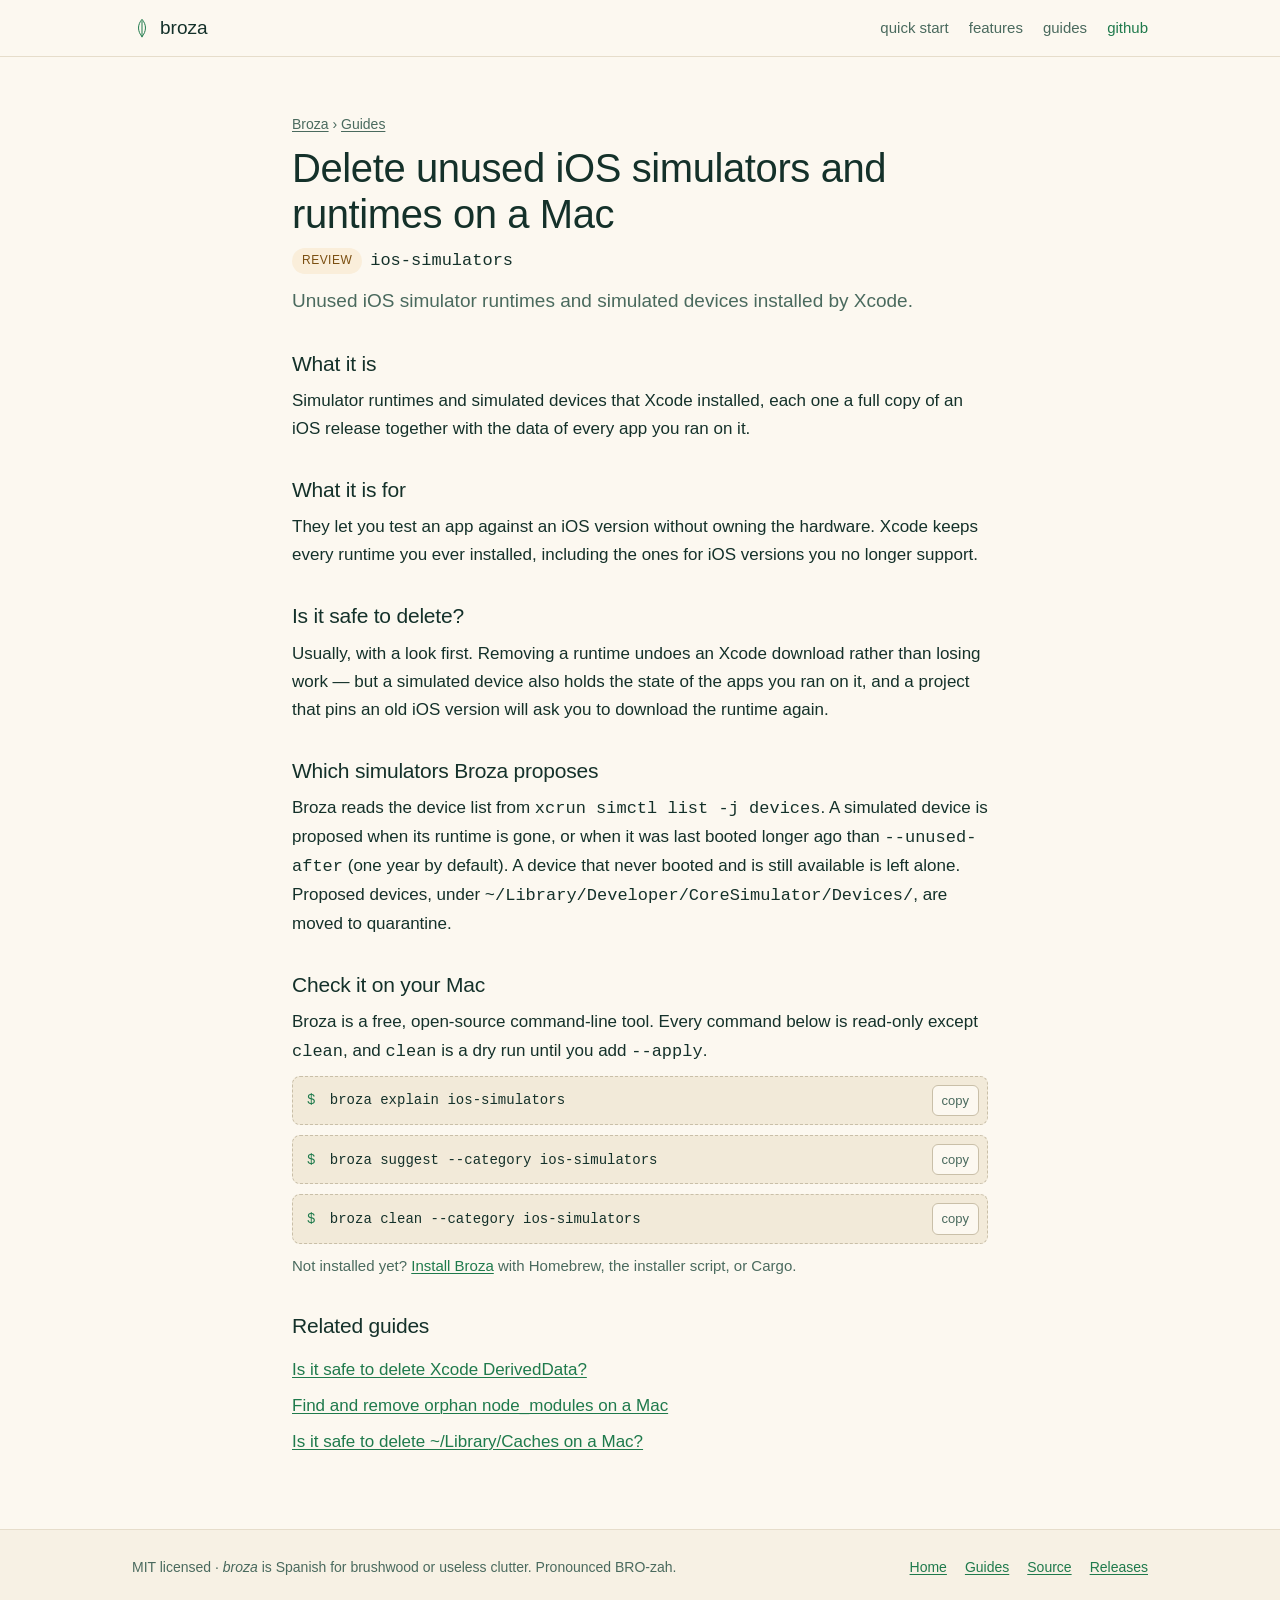
<file: site/explain/ios-simulators.html>
<!doctype html>
<html lang="en">
<head>
<meta charset="utf-8">
<meta name="viewport" content="width=device-width, initial-scale=1">
<title>Delete unused iOS simulators and runtimes on a Mac | Broza</title>
<meta name="description" content="Each iOS simulator is a full copy of an iOS release plus app data. Which ones are safe to remove, and how to clear them with a dry run and a 30-day undo.">
<link rel="canonical" href="https://borlafu.github.io/broza/explain/ios-simulators.html">
<link rel="icon" href="../assets/favicon.svg" type="image/svg+xml">
<meta name="theme-color" content="#fcf8f0">
<meta property="og:type" content="article">
<meta property="og:site_name" content="Broza">
<meta property="og:title" content="Delete unused iOS simulators and runtimes on a Mac">
<meta property="og:description" content="Each iOS simulator is a full copy of an iOS release plus app data. Which ones are safe to remove, and how to clear them with a dry run and a 30-day undo.">
<meta property="og:url" content="https://borlafu.github.io/broza/explain/ios-simulators.html">
<meta property="og:image" content="https://borlafu.github.io/broza/assets/og.png">
<meta name="twitter:card" content="summary_large_image">
<meta name="twitter:image" content="https://borlafu.github.io/broza/assets/og.png">
<script type="application/ld+json">
[
 {
  "@context": "https://schema.org",
  "@type": "TechArticle",
  "headline": "Delete unused iOS simulators and runtimes on a Mac",
  "description": "Each iOS simulator is a full copy of an iOS release plus app data. Which ones are safe to remove, and how to clear them with a dry run and a 30-day undo.",
  "url": "https://borlafu.github.io/broza/explain/ios-simulators.html",
  "datePublished": "2026-09-26",
  "dateModified": "2026-09-26",
  "image": "https://borlafu.github.io/broza/assets/og.png",
  "inLanguage": "en",
  "author": {
   "@type": "Person",
   "name": "Borja Lafuente",
   "url": "https://github.com/borlafu"
  },
  "publisher": {
   "@type": "Organization",
   "name": "Broza",
   "url": "https://borlafu.github.io/broza/"
  },
  "about": {
   "@type": "SoftwareApplication",
   "name": "Broza",
   "url": "https://borlafu.github.io/broza/"
  }
 },
 {
  "@context": "https://schema.org",
  "@type": "BreadcrumbList",
  "itemListElement": [
   {
    "@type": "ListItem",
    "position": 1,
    "name": "Broza",
    "item": "https://borlafu.github.io/broza/"
   },
   {
    "@type": "ListItem",
    "position": 2,
    "name": "Guides",
    "item": "https://borlafu.github.io/broza/explain/"
   },
   {
    "@type": "ListItem",
    "position": 3,
    "name": "Delete unused iOS simulators and runtimes on a Mac",
    "item": "https://borlafu.github.io/broza/explain/ios-simulators.html"
   }
  ]
 }
]
</script>
<link rel="stylesheet" href="../styles.css">
</head>
<body>
<a class="skip" href="#main">Skip to content</a>
<header class="nav">
  <div class="wrap nav-inner">
    <a class="brand" href="../">
      <svg width="20" height="20" viewBox="-16 -56 32 60" fill="none" stroke="currentColor" stroke-width="3" stroke-linecap="round" style="color:var(--leaf)" aria-hidden="true"><path d="M0 0 C14 -16 14 -36 0 -52 C-14 -36 -14 -16 0 0 Z"/><path d="M0 -2 L0 -46"/></svg>
      broza
    </a>
    <nav class="nav-links" aria-label="Sections">
      <a href="../#quick-start">quick start</a>
      <a href="../#features">features</a>
      <a href="./">guides</a>
      <a class="repo" href="https://github.com/borlafu/broza">github</a>
    </nav>
  </div>
</header>

<main id="main" class="article wrap">
<nav class="crumbs" aria-label="Breadcrumb"><a href="../">Broza</a> <span aria-hidden="true">›</span> <a href="./">Guides</a></nav>
<h1>Delete unused iOS simulators and runtimes on a Mac</h1>
<p class="article-meta"><span class="risk risk-review">REVIEW</span> <code>ios-simulators</code></p>
<p class="article-lede">Unused iOS simulator runtimes and simulated devices installed by Xcode.</p>
<h2>What it is</h2>
<p>Simulator runtimes and simulated devices that Xcode installed, each one a full copy of an iOS release together with the data of every app you ran on it.</p>
<h2>What it is for</h2>
<p>They let you test an app against an iOS version without owning the hardware. Xcode keeps every runtime you ever installed, including the ones for iOS versions you no longer support.</p>
<h2>Is it safe to delete?</h2>
<p>Usually, with a look first. Removing a runtime undoes an Xcode download rather than losing work — but a simulated device also holds the state of the apps you ran on it, and a project that pins an old iOS version will ask you to download the runtime again.</p>
<h2>Which simulators Broza proposes</h2><p>Broza reads the device list from <code>xcrun simctl list -j devices</code>. A simulated device is proposed when its runtime is gone, or when it was last booted longer ago than <code>--unused-after</code> (one year by default). A device that never booted and is still available is left alone. Proposed devices, under <code>~/Library/Developer/CoreSimulator/Devices/</code>, are moved to quarantine.</p>
<h2>Check it on your Mac</h2>
<p>Broza is a free, open-source command-line tool. Every command below is read-only except <code>clean</code>, and <code>clean</code> is a dry run until you add <code>--apply</code>.</p>
<div class="cmdline"><code><span class="sh" aria-hidden="true">$</span> broza explain ios-simulators</code><button class="copy-mini" type="button" data-copy-text="broza explain ios-simulators" aria-label="Copy the command"><span aria-hidden="true">copy</span></button></div>
<div class="cmdline"><code><span class="sh" aria-hidden="true">$</span> broza suggest --category ios-simulators</code><button class="copy-mini" type="button" data-copy-text="broza suggest --category ios-simulators" aria-label="Copy the command"><span aria-hidden="true">copy</span></button></div>
<div class="cmdline"><code><span class="sh" aria-hidden="true">$</span> broza clean --category ios-simulators</code><button class="copy-mini" type="button" data-copy-text="broza clean --category ios-simulators" aria-label="Copy the command"><span aria-hidden="true">copy</span></button></div>
<p class="article-install">Not installed yet? <a href="../#quick-start">Install Broza</a> with Homebrew, the installer script, or Cargo.</p>
<h2>Related guides</h2>
<ul class="related">
<li><a href="xcode-deriveddata.html">Is it safe to delete Xcode DerivedData?</a></li>
<li><a href="node-modules.html">Find and remove orphan node_modules on a Mac</a></li>
<li><a href="library-caches.html">Is it safe to delete ~/Library/Caches on a Mac?</a></li>
</ul>
</main>

<footer class="footer">
  <div class="wrap footer-inner">
    <p>MIT licensed · <em>broza</em> is Spanish for brushwood or useless clutter. Pronounced BRO-zah.</p>
    <ul>
      <li><a href="../">Home</a></li>
      <li><a href="./">Guides</a></li>
      <li><a href="https://github.com/borlafu/broza">Source</a></li>
      <li><a href="https://github.com/borlafu/broza/releases/latest">Releases</a></li>
    </ul>
  </div>
</footer>
<script src="../ui.js" defer></script>
</body>
</html>
</file>
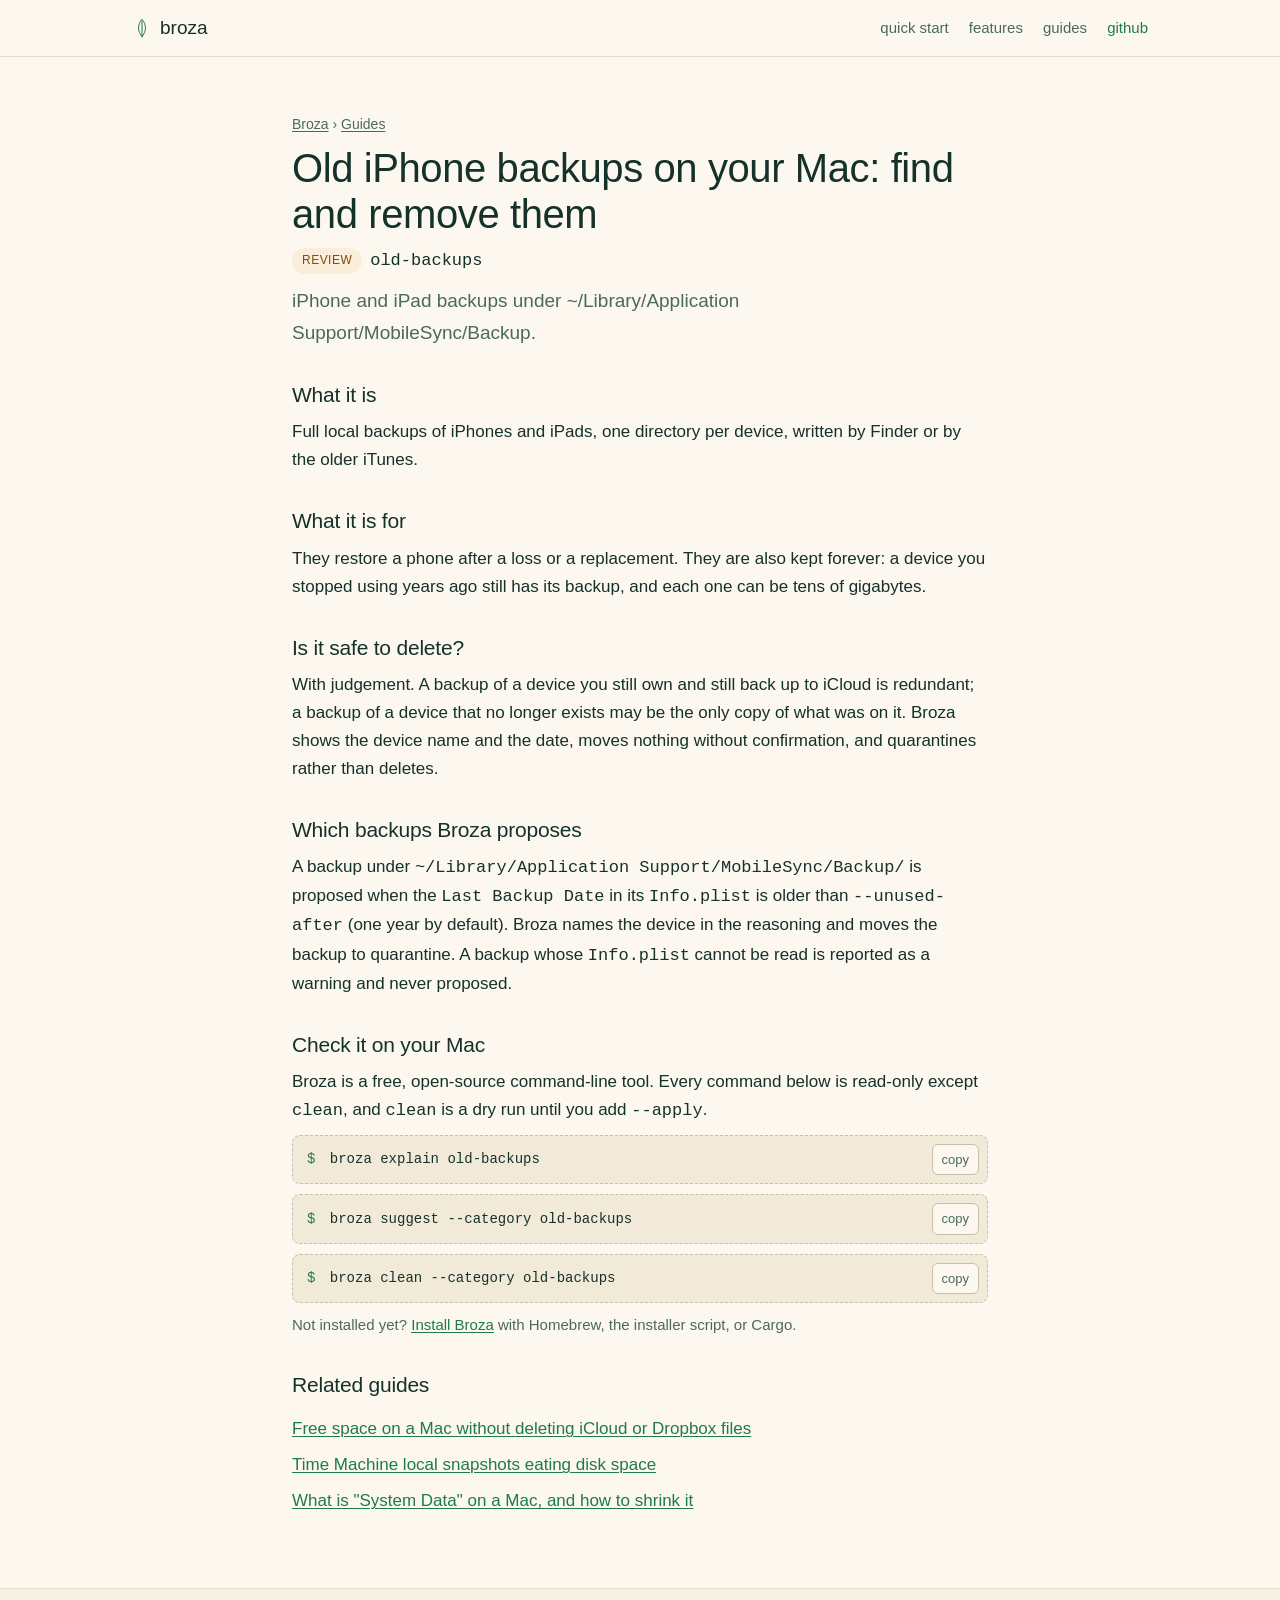
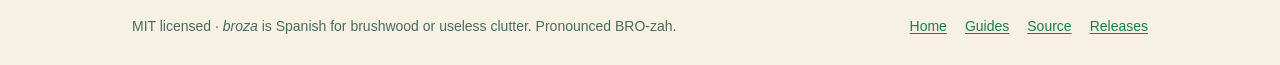
<file: site/explain/iphone-backups.html>
<!doctype html>
<html lang="en">
<head>
<meta charset="utf-8">
<meta name="viewport" content="width=device-width, initial-scale=1">
<title>Old iPhone backups on your Mac: find and remove them | Broza</title>
<meta name="description" content="Where Finder keeps iPhone and iPad backups on a Mac, how to tell which are old, and how to remove them with a dry run first and a 30-day undo.">
<link rel="canonical" href="https://borlafu.github.io/broza/explain/iphone-backups.html">
<link rel="icon" href="../assets/favicon.svg" type="image/svg+xml">
<meta name="theme-color" content="#fcf8f0">
<meta property="og:type" content="article">
<meta property="og:site_name" content="Broza">
<meta property="og:title" content="Old iPhone backups on your Mac: find and remove them">
<meta property="og:description" content="Where Finder keeps iPhone and iPad backups on a Mac, how to tell which are old, and how to remove them with a dry run first and a 30-day undo.">
<meta property="og:url" content="https://borlafu.github.io/broza/explain/iphone-backups.html">
<meta property="og:image" content="https://borlafu.github.io/broza/assets/og.png">
<meta name="twitter:card" content="summary_large_image">
<meta name="twitter:image" content="https://borlafu.github.io/broza/assets/og.png">
<script type="application/ld+json">
[
 {
  "@context": "https://schema.org",
  "@type": "TechArticle",
  "headline": "Old iPhone backups on your Mac: find and remove them",
  "description": "Where Finder keeps iPhone and iPad backups on a Mac, how to tell which are old, and how to remove them with a dry run first and a 30-day undo.",
  "url": "https://borlafu.github.io/broza/explain/iphone-backups.html",
  "datePublished": "2026-09-26",
  "dateModified": "2026-09-26",
  "image": "https://borlafu.github.io/broza/assets/og.png",
  "inLanguage": "en",
  "author": {
   "@type": "Person",
   "name": "Borja Lafuente",
   "url": "https://github.com/borlafu"
  },
  "publisher": {
   "@type": "Organization",
   "name": "Broza",
   "url": "https://borlafu.github.io/broza/"
  },
  "about": {
   "@type": "SoftwareApplication",
   "name": "Broza",
   "url": "https://borlafu.github.io/broza/"
  }
 },
 {
  "@context": "https://schema.org",
  "@type": "BreadcrumbList",
  "itemListElement": [
   {
    "@type": "ListItem",
    "position": 1,
    "name": "Broza",
    "item": "https://borlafu.github.io/broza/"
   },
   {
    "@type": "ListItem",
    "position": 2,
    "name": "Guides",
    "item": "https://borlafu.github.io/broza/explain/"
   },
   {
    "@type": "ListItem",
    "position": 3,
    "name": "Old iPhone backups on your Mac: find and remove them",
    "item": "https://borlafu.github.io/broza/explain/iphone-backups.html"
   }
  ]
 }
]
</script>
<link rel="stylesheet" href="../styles.css">
</head>
<body>
<a class="skip" href="#main">Skip to content</a>
<header class="nav">
  <div class="wrap nav-inner">
    <a class="brand" href="../">
      <svg width="20" height="20" viewBox="-16 -56 32 60" fill="none" stroke="currentColor" stroke-width="3" stroke-linecap="round" style="color:var(--leaf)" aria-hidden="true"><path d="M0 0 C14 -16 14 -36 0 -52 C-14 -36 -14 -16 0 0 Z"/><path d="M0 -2 L0 -46"/></svg>
      broza
    </a>
    <nav class="nav-links" aria-label="Sections">
      <a href="../#quick-start">quick start</a>
      <a href="../#features">features</a>
      <a href="./">guides</a>
      <a class="repo" href="https://github.com/borlafu/broza">github</a>
    </nav>
  </div>
</header>

<main id="main" class="article wrap">
<nav class="crumbs" aria-label="Breadcrumb"><a href="../">Broza</a> <span aria-hidden="true">›</span> <a href="./">Guides</a></nav>
<h1>Old iPhone backups on your Mac: find and remove them</h1>
<p class="article-meta"><span class="risk risk-review">REVIEW</span> <code>old-backups</code></p>
<p class="article-lede">iPhone and iPad backups under ~/Library/Application Support/MobileSync/Backup.</p>
<h2>What it is</h2>
<p>Full local backups of iPhones and iPads, one directory per device, written by Finder or by the older iTunes.</p>
<h2>What it is for</h2>
<p>They restore a phone after a loss or a replacement. They are also kept forever: a device you stopped using years ago still has its backup, and each one can be tens of gigabytes.</p>
<h2>Is it safe to delete?</h2>
<p>With judgement. A backup of a device you still own and still back up to iCloud is redundant; a backup of a device that no longer exists may be the only copy of what was on it. Broza shows the device name and the date, moves nothing without confirmation, and quarantines rather than deletes.</p>
<h2>Which backups Broza proposes</h2><p>A backup under <code>~/Library/Application Support/MobileSync/Backup/</code> is proposed when the <code>Last Backup Date</code> in its <code>Info.plist</code> is older than <code>--unused-after</code> (one year by default). Broza names the device in the reasoning and moves the backup to quarantine. A backup whose <code>Info.plist</code> cannot be read is reported as a warning and never proposed.</p>
<h2>Check it on your Mac</h2>
<p>Broza is a free, open-source command-line tool. Every command below is read-only except <code>clean</code>, and <code>clean</code> is a dry run until you add <code>--apply</code>.</p>
<div class="cmdline"><code><span class="sh" aria-hidden="true">$</span> broza explain old-backups</code><button class="copy-mini" type="button" data-copy-text="broza explain old-backups" aria-label="Copy the command"><span aria-hidden="true">copy</span></button></div>
<div class="cmdline"><code><span class="sh" aria-hidden="true">$</span> broza suggest --category old-backups</code><button class="copy-mini" type="button" data-copy-text="broza suggest --category old-backups" aria-label="Copy the command"><span aria-hidden="true">copy</span></button></div>
<div class="cmdline"><code><span class="sh" aria-hidden="true">$</span> broza clean --category old-backups</code><button class="copy-mini" type="button" data-copy-text="broza clean --category old-backups" aria-label="Copy the command"><span aria-hidden="true">copy</span></button></div>
<p class="article-install">Not installed yet? <a href="../#quick-start">Install Broza</a> with Homebrew, the installer script, or Cargo.</p>
<h2>Related guides</h2>
<ul class="related">
<li><a href="cloud-synced-files.html">Free space on a Mac without deleting iCloud or Dropbox files</a></li>
<li><a href="time-machine-local-snapshots.html">Time Machine local snapshots eating disk space</a></li>
<li><a href="system-data.html">What is &quot;System Data&quot; on a Mac, and how to shrink it</a></li>
</ul>
</main>

<footer class="footer">
  <div class="wrap footer-inner">
    <p>MIT licensed · <em>broza</em> is Spanish for brushwood or useless clutter. Pronounced BRO-zah.</p>
    <ul>
      <li><a href="../">Home</a></li>
      <li><a href="./">Guides</a></li>
      <li><a href="https://github.com/borlafu/broza">Source</a></li>
      <li><a href="https://github.com/borlafu/broza/releases/latest">Releases</a></li>
    </ul>
  </div>
</footer>
<script src="../ui.js" defer></script>
</body>
</html>
</file>
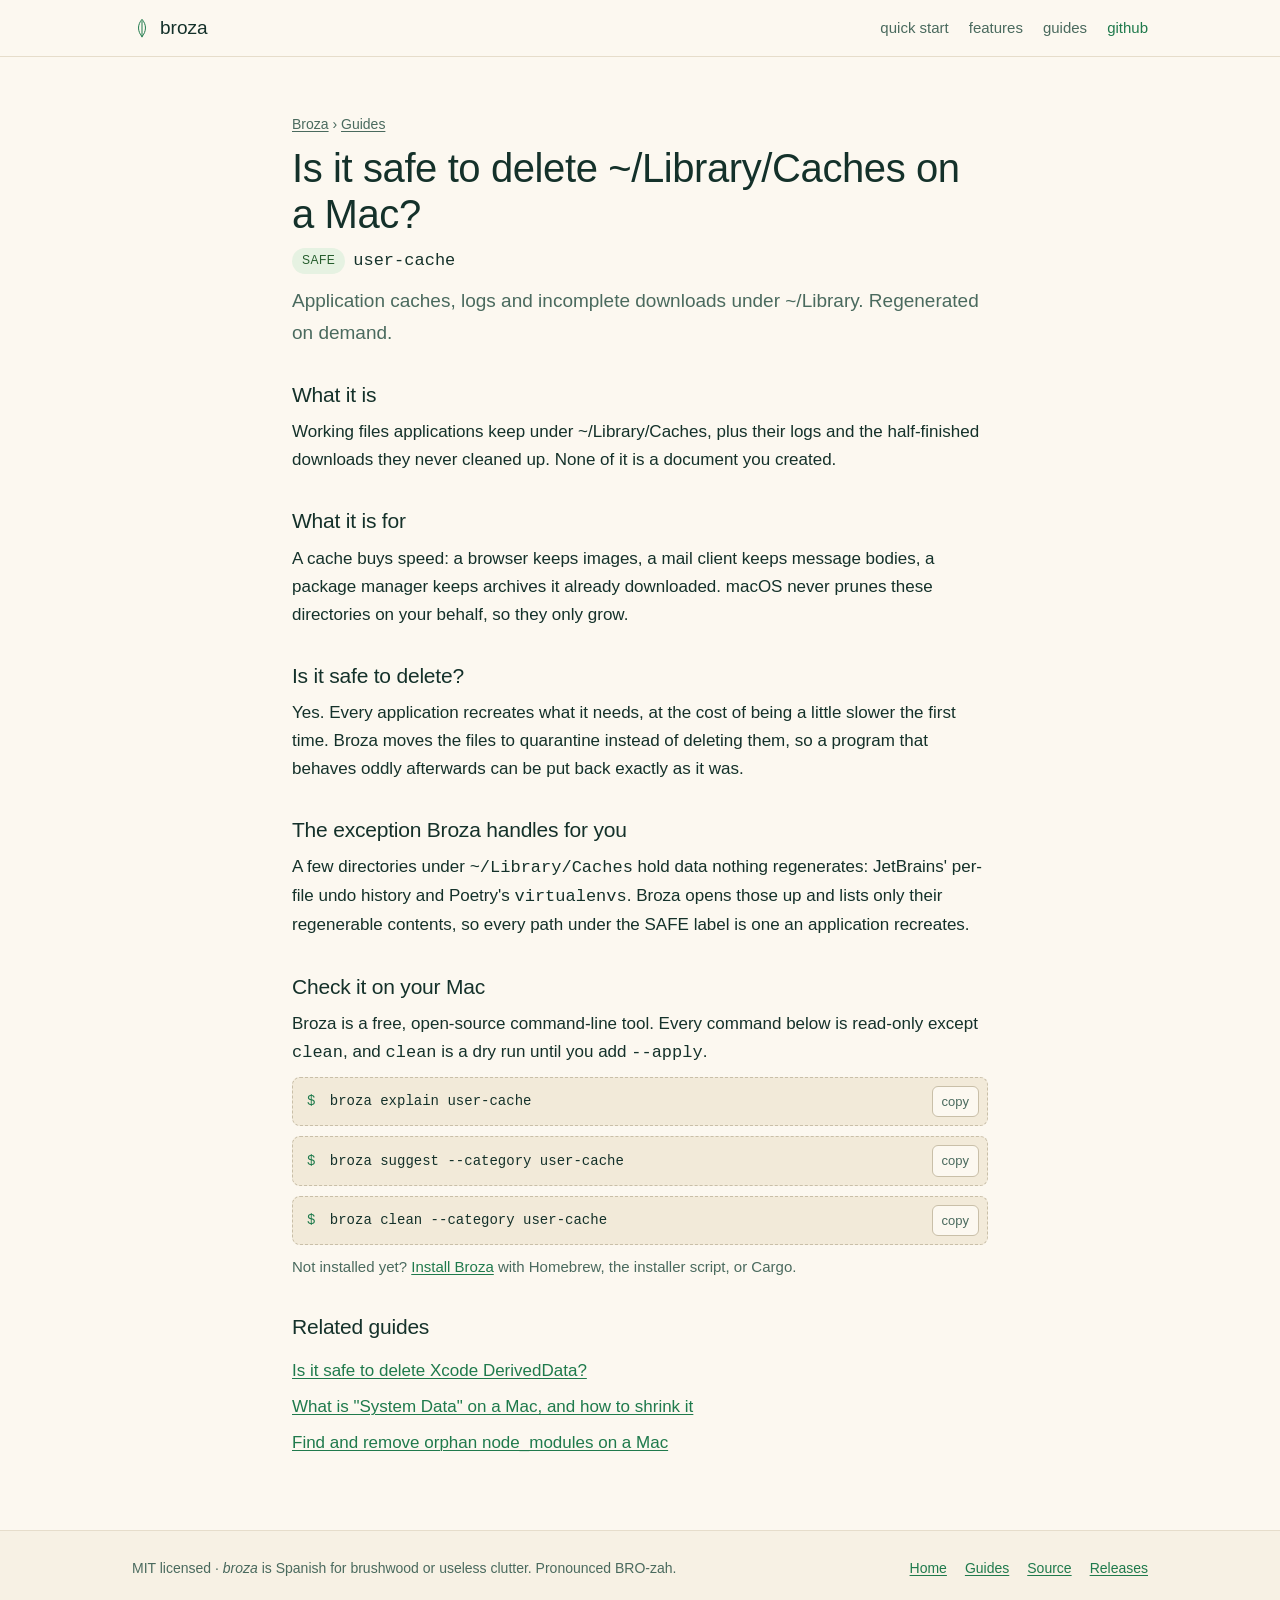
<file: site/explain/library-caches.html>
<!doctype html>
<html lang="en">
<head>
<meta charset="utf-8">
<meta name="viewport" content="width=device-width, initial-scale=1">
<title>Is it safe to delete ~/Library/Caches on a Mac? | Broza</title>
<meta name="description" content="Yes, with one exception Broza handles for you. What lives in ~/Library/Caches, why it only grows, and how to clear it with a dry run first and a 30-day undo.">
<link rel="canonical" href="https://borlafu.github.io/broza/explain/library-caches.html">
<link rel="icon" href="../assets/favicon.svg" type="image/svg+xml">
<meta name="theme-color" content="#fcf8f0">
<meta property="og:type" content="article">
<meta property="og:site_name" content="Broza">
<meta property="og:title" content="Is it safe to delete ~/Library/Caches on a Mac?">
<meta property="og:description" content="Yes, with one exception Broza handles for you. What lives in ~/Library/Caches, why it only grows, and how to clear it with a dry run first and a 30-day undo.">
<meta property="og:url" content="https://borlafu.github.io/broza/explain/library-caches.html">
<meta property="og:image" content="https://borlafu.github.io/broza/assets/og.png">
<meta name="twitter:card" content="summary_large_image">
<meta name="twitter:image" content="https://borlafu.github.io/broza/assets/og.png">
<script type="application/ld+json">
[
 {
  "@context": "https://schema.org",
  "@type": "TechArticle",
  "headline": "Is it safe to delete ~/Library/Caches on a Mac?",
  "description": "Yes, with one exception Broza handles for you. What lives in ~/Library/Caches, why it only grows, and how to clear it with a dry run first and a 30-day undo.",
  "url": "https://borlafu.github.io/broza/explain/library-caches.html",
  "datePublished": "2026-09-26",
  "dateModified": "2026-09-26",
  "image": "https://borlafu.github.io/broza/assets/og.png",
  "inLanguage": "en",
  "author": {
   "@type": "Person",
   "name": "Borja Lafuente",
   "url": "https://github.com/borlafu"
  },
  "publisher": {
   "@type": "Organization",
   "name": "Broza",
   "url": "https://borlafu.github.io/broza/"
  },
  "about": {
   "@type": "SoftwareApplication",
   "name": "Broza",
   "url": "https://borlafu.github.io/broza/"
  }
 },
 {
  "@context": "https://schema.org",
  "@type": "BreadcrumbList",
  "itemListElement": [
   {
    "@type": "ListItem",
    "position": 1,
    "name": "Broza",
    "item": "https://borlafu.github.io/broza/"
   },
   {
    "@type": "ListItem",
    "position": 2,
    "name": "Guides",
    "item": "https://borlafu.github.io/broza/explain/"
   },
   {
    "@type": "ListItem",
    "position": 3,
    "name": "Is it safe to delete ~/Library/Caches on a Mac?",
    "item": "https://borlafu.github.io/broza/explain/library-caches.html"
   }
  ]
 }
]
</script>
<link rel="stylesheet" href="../styles.css">
</head>
<body>
<a class="skip" href="#main">Skip to content</a>
<header class="nav">
  <div class="wrap nav-inner">
    <a class="brand" href="../">
      <svg width="20" height="20" viewBox="-16 -56 32 60" fill="none" stroke="currentColor" stroke-width="3" stroke-linecap="round" style="color:var(--leaf)" aria-hidden="true"><path d="M0 0 C14 -16 14 -36 0 -52 C-14 -36 -14 -16 0 0 Z"/><path d="M0 -2 L0 -46"/></svg>
      broza
    </a>
    <nav class="nav-links" aria-label="Sections">
      <a href="../#quick-start">quick start</a>
      <a href="../#features">features</a>
      <a href="./">guides</a>
      <a class="repo" href="https://github.com/borlafu/broza">github</a>
    </nav>
  </div>
</header>

<main id="main" class="article wrap">
<nav class="crumbs" aria-label="Breadcrumb"><a href="../">Broza</a> <span aria-hidden="true">›</span> <a href="./">Guides</a></nav>
<h1>Is it safe to delete ~/Library/Caches on a Mac?</h1>
<p class="article-meta"><span class="risk risk-safe">SAFE</span> <code>user-cache</code></p>
<p class="article-lede">Application caches, logs and incomplete downloads under ~/Library. Regenerated on demand.</p>
<h2>What it is</h2>
<p>Working files applications keep under ~/Library/Caches, plus their logs and the half-finished downloads they never cleaned up. None of it is a document you created.</p>
<h2>What it is for</h2>
<p>A cache buys speed: a browser keeps images, a mail client keeps message bodies, a package manager keeps archives it already downloaded. macOS never prunes these directories on your behalf, so they only grow.</p>
<h2>Is it safe to delete?</h2>
<p>Yes. Every application recreates what it needs, at the cost of being a little slower the first time. Broza moves the files to quarantine instead of deleting them, so a program that behaves oddly afterwards can be put back exactly as it was.</p>
<h2>The exception Broza handles for you</h2><p>A few directories under <code>~/Library/Caches</code> hold data nothing regenerates: JetBrains' per-file undo history and Poetry's <code>virtualenvs</code>. Broza opens those up and lists only their regenerable contents, so every path under the SAFE label is one an application recreates.</p>
<h2>Check it on your Mac</h2>
<p>Broza is a free, open-source command-line tool. Every command below is read-only except <code>clean</code>, and <code>clean</code> is a dry run until you add <code>--apply</code>.</p>
<div class="cmdline"><code><span class="sh" aria-hidden="true">$</span> broza explain user-cache</code><button class="copy-mini" type="button" data-copy-text="broza explain user-cache" aria-label="Copy the command"><span aria-hidden="true">copy</span></button></div>
<div class="cmdline"><code><span class="sh" aria-hidden="true">$</span> broza suggest --category user-cache</code><button class="copy-mini" type="button" data-copy-text="broza suggest --category user-cache" aria-label="Copy the command"><span aria-hidden="true">copy</span></button></div>
<div class="cmdline"><code><span class="sh" aria-hidden="true">$</span> broza clean --category user-cache</code><button class="copy-mini" type="button" data-copy-text="broza clean --category user-cache" aria-label="Copy the command"><span aria-hidden="true">copy</span></button></div>
<p class="article-install">Not installed yet? <a href="../#quick-start">Install Broza</a> with Homebrew, the installer script, or Cargo.</p>
<h2>Related guides</h2>
<ul class="related">
<li><a href="xcode-deriveddata.html">Is it safe to delete Xcode DerivedData?</a></li>
<li><a href="system-data.html">What is &quot;System Data&quot; on a Mac, and how to shrink it</a></li>
<li><a href="node-modules.html">Find and remove orphan node_modules on a Mac</a></li>
</ul>
</main>

<footer class="footer">
  <div class="wrap footer-inner">
    <p>MIT licensed · <em>broza</em> is Spanish for brushwood or useless clutter. Pronounced BRO-zah.</p>
    <ul>
      <li><a href="../">Home</a></li>
      <li><a href="./">Guides</a></li>
      <li><a href="https://github.com/borlafu/broza">Source</a></li>
      <li><a href="https://github.com/borlafu/broza/releases/latest">Releases</a></li>
    </ul>
  </div>
</footer>
<script src="../ui.js" defer></script>
</body>
</html>
</file>
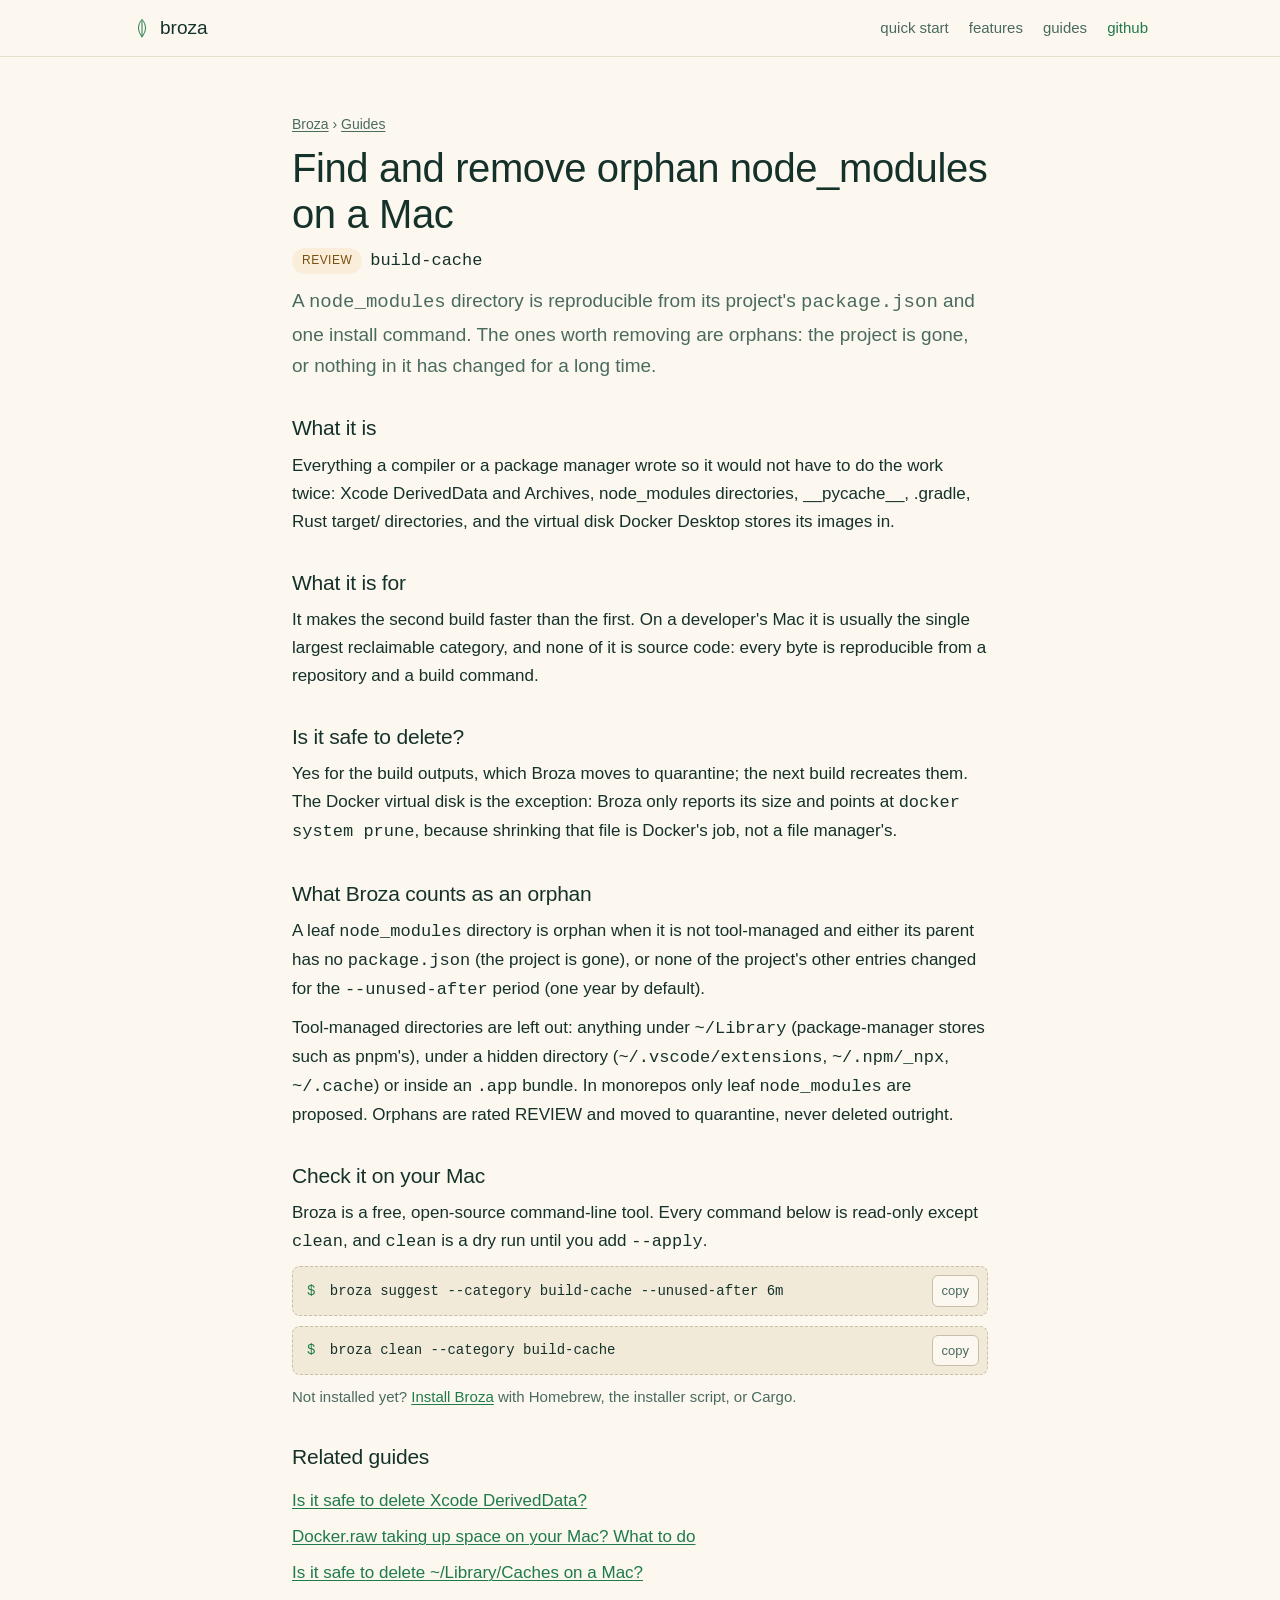
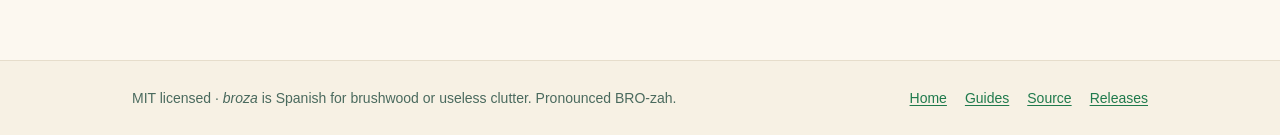
<file: site/explain/node-modules.html>
<!doctype html>
<html lang="en">
<head>
<meta charset="utf-8">
<meta name="viewport" content="width=device-width, initial-scale=1">
<title>Find and remove orphan node_modules on a Mac | Broza</title>
<meta name="description" content="How to find node_modules folders whose project is gone or untouched for a year, and reclaim the space safely with a dry run and a 30-day undo.">
<link rel="canonical" href="https://borlafu.github.io/broza/explain/node-modules.html">
<link rel="icon" href="../assets/favicon.svg" type="image/svg+xml">
<meta name="theme-color" content="#fcf8f0">
<meta property="og:type" content="article">
<meta property="og:site_name" content="Broza">
<meta property="og:title" content="Find and remove orphan node_modules on a Mac">
<meta property="og:description" content="How to find node_modules folders whose project is gone or untouched for a year, and reclaim the space safely with a dry run and a 30-day undo.">
<meta property="og:url" content="https://borlafu.github.io/broza/explain/node-modules.html">
<meta property="og:image" content="https://borlafu.github.io/broza/assets/og.png">
<meta name="twitter:card" content="summary_large_image">
<meta name="twitter:image" content="https://borlafu.github.io/broza/assets/og.png">
<script type="application/ld+json">
[
 {
  "@context": "https://schema.org",
  "@type": "TechArticle",
  "headline": "Find and remove orphan node_modules on a Mac",
  "description": "How to find node_modules folders whose project is gone or untouched for a year, and reclaim the space safely with a dry run and a 30-day undo.",
  "url": "https://borlafu.github.io/broza/explain/node-modules.html",
  "datePublished": "2026-09-26",
  "dateModified": "2026-09-26",
  "image": "https://borlafu.github.io/broza/assets/og.png",
  "inLanguage": "en",
  "author": {
   "@type": "Person",
   "name": "Borja Lafuente",
   "url": "https://github.com/borlafu"
  },
  "publisher": {
   "@type": "Organization",
   "name": "Broza",
   "url": "https://borlafu.github.io/broza/"
  },
  "about": {
   "@type": "SoftwareApplication",
   "name": "Broza",
   "url": "https://borlafu.github.io/broza/"
  }
 },
 {
  "@context": "https://schema.org",
  "@type": "BreadcrumbList",
  "itemListElement": [
   {
    "@type": "ListItem",
    "position": 1,
    "name": "Broza",
    "item": "https://borlafu.github.io/broza/"
   },
   {
    "@type": "ListItem",
    "position": 2,
    "name": "Guides",
    "item": "https://borlafu.github.io/broza/explain/"
   },
   {
    "@type": "ListItem",
    "position": 3,
    "name": "Find and remove orphan node_modules on a Mac",
    "item": "https://borlafu.github.io/broza/explain/node-modules.html"
   }
  ]
 }
]
</script>
<link rel="stylesheet" href="../styles.css">
</head>
<body>
<a class="skip" href="#main">Skip to content</a>
<header class="nav">
  <div class="wrap nav-inner">
    <a class="brand" href="../">
      <svg width="20" height="20" viewBox="-16 -56 32 60" fill="none" stroke="currentColor" stroke-width="3" stroke-linecap="round" style="color:var(--leaf)" aria-hidden="true"><path d="M0 0 C14 -16 14 -36 0 -52 C-14 -36 -14 -16 0 0 Z"/><path d="M0 -2 L0 -46"/></svg>
      broza
    </a>
    <nav class="nav-links" aria-label="Sections">
      <a href="../#quick-start">quick start</a>
      <a href="../#features">features</a>
      <a href="./">guides</a>
      <a class="repo" href="https://github.com/borlafu/broza">github</a>
    </nav>
  </div>
</header>

<main id="main" class="article wrap">
<nav class="crumbs" aria-label="Breadcrumb"><a href="../">Broza</a> <span aria-hidden="true">›</span> <a href="./">Guides</a></nav>
<h1>Find and remove orphan node_modules on a Mac</h1>
<p class="article-meta"><span class="risk risk-review">REVIEW</span> <code>build-cache</code></p>
<p class="article-lede">A <code>node_modules</code> directory is reproducible from its project's <code>package.json</code> and one install command. The ones worth removing are orphans: the project is gone, or nothing in it has changed for a long time.</p>
<h2>What it is</h2>
<p>Everything a compiler or a package manager wrote so it would not have to do the work twice: Xcode DerivedData and Archives, node_modules directories, __pycache__, .gradle, Rust target/ directories, and the virtual disk Docker Desktop stores its images in.</p>
<h2>What it is for</h2>
<p>It makes the second build faster than the first. On a developer's Mac it is usually the single largest reclaimable category, and none of it is source code: every byte is reproducible from a repository and a build command.</p>
<h2>Is it safe to delete?</h2>
<p>Yes for the build outputs, which Broza moves to quarantine; the next build recreates them. The Docker virtual disk is the exception: Broza only reports its size and points at <code>docker system prune</code>, because shrinking that file is Docker's job, not a file manager's.</p>
<h2>What Broza counts as an orphan</h2><p>A leaf <code>node_modules</code> directory is orphan when it is not tool-managed and either its parent has no <code>package.json</code> (the project is gone), or none of the project's other entries changed for the <code>--unused-after</code> period (one year by default).</p><p>Tool-managed directories are left out: anything under <code>~/Library</code> (package-manager stores such as pnpm's), under a hidden directory (<code>~/.vscode/extensions</code>, <code>~/.npm/_npx</code>, <code>~/.cache</code>) or inside an <code>.app</code> bundle. In monorepos only leaf <code>node_modules</code> are proposed. Orphans are rated REVIEW and moved to quarantine, never deleted outright.</p>
<h2>Check it on your Mac</h2>
<p>Broza is a free, open-source command-line tool. Every command below is read-only except <code>clean</code>, and <code>clean</code> is a dry run until you add <code>--apply</code>.</p>
<div class="cmdline"><code><span class="sh" aria-hidden="true">$</span> broza suggest --category build-cache --unused-after 6m</code><button class="copy-mini" type="button" data-copy-text="broza suggest --category build-cache --unused-after 6m" aria-label="Copy the command"><span aria-hidden="true">copy</span></button></div>
<div class="cmdline"><code><span class="sh" aria-hidden="true">$</span> broza clean --category build-cache</code><button class="copy-mini" type="button" data-copy-text="broza clean --category build-cache" aria-label="Copy the command"><span aria-hidden="true">copy</span></button></div>
<p class="article-install">Not installed yet? <a href="../#quick-start">Install Broza</a> with Homebrew, the installer script, or Cargo.</p>
<h2>Related guides</h2>
<ul class="related">
<li><a href="xcode-deriveddata.html">Is it safe to delete Xcode DerivedData?</a></li>
<li><a href="docker-disk-image.html">Docker.raw taking up space on your Mac? What to do</a></li>
<li><a href="library-caches.html">Is it safe to delete ~/Library/Caches on a Mac?</a></li>
</ul>
</main>

<footer class="footer">
  <div class="wrap footer-inner">
    <p>MIT licensed · <em>broza</em> is Spanish for brushwood or useless clutter. Pronounced BRO-zah.</p>
    <ul>
      <li><a href="../">Home</a></li>
      <li><a href="./">Guides</a></li>
      <li><a href="https://github.com/borlafu/broza">Source</a></li>
      <li><a href="https://github.com/borlafu/broza/releases/latest">Releases</a></li>
    </ul>
  </div>
</footer>
<script src="../ui.js" defer></script>
</body>
</html>
</file>
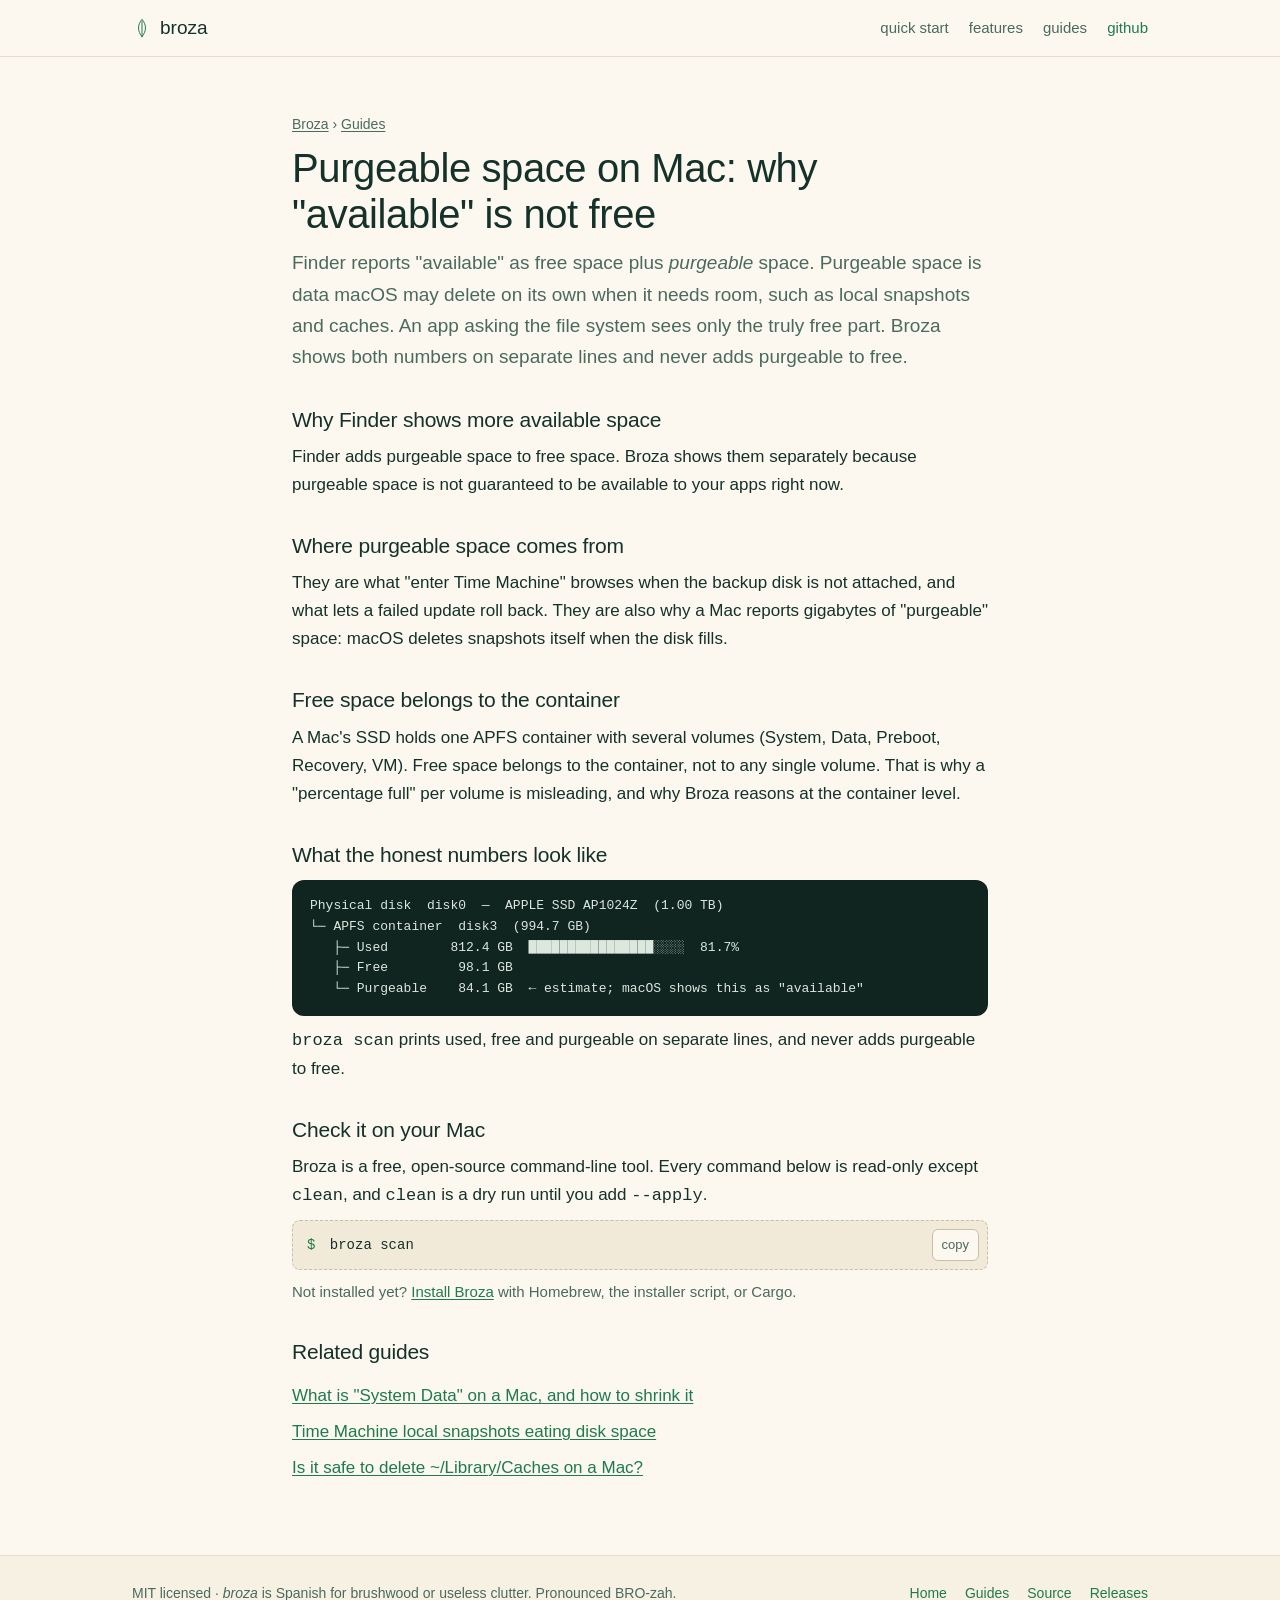
<file: site/explain/purgeable-space.html>
<!doctype html>
<html lang="en">
<head>
<meta charset="utf-8">
<meta name="viewport" content="width=device-width, initial-scale=1">
<title>Purgeable space on Mac: why &quot;available&quot; is not free | Broza</title>
<meta name="description" content="Finder counts purgeable space as available, but your apps cannot use it yet. What purgeable space is, where it comes from, and how to see the real free number.">
<link rel="canonical" href="https://borlafu.github.io/broza/explain/purgeable-space.html">
<link rel="icon" href="../assets/favicon.svg" type="image/svg+xml">
<meta name="theme-color" content="#fcf8f0">
<meta property="og:type" content="article">
<meta property="og:site_name" content="Broza">
<meta property="og:title" content="Purgeable space on Mac: why &quot;available&quot; is not free">
<meta property="og:description" content="Finder counts purgeable space as available, but your apps cannot use it yet. What purgeable space is, where it comes from, and how to see the real free number.">
<meta property="og:url" content="https://borlafu.github.io/broza/explain/purgeable-space.html">
<meta property="og:image" content="https://borlafu.github.io/broza/assets/og.png">
<meta name="twitter:card" content="summary_large_image">
<meta name="twitter:image" content="https://borlafu.github.io/broza/assets/og.png">
<script type="application/ld+json">
[
 {
  "@context": "https://schema.org",
  "@type": "TechArticle",
  "headline": "Purgeable space on Mac: why \"available\" is not free",
  "description": "Finder counts purgeable space as available, but your apps cannot use it yet. What purgeable space is, where it comes from, and how to see the real free number.",
  "url": "https://borlafu.github.io/broza/explain/purgeable-space.html",
  "datePublished": "2026-09-26",
  "dateModified": "2026-09-26",
  "image": "https://borlafu.github.io/broza/assets/og.png",
  "inLanguage": "en",
  "author": {
   "@type": "Person",
   "name": "Borja Lafuente",
   "url": "https://github.com/borlafu"
  },
  "publisher": {
   "@type": "Organization",
   "name": "Broza",
   "url": "https://borlafu.github.io/broza/"
  },
  "about": {
   "@type": "SoftwareApplication",
   "name": "Broza",
   "url": "https://borlafu.github.io/broza/"
  }
 },
 {
  "@context": "https://schema.org",
  "@type": "BreadcrumbList",
  "itemListElement": [
   {
    "@type": "ListItem",
    "position": 1,
    "name": "Broza",
    "item": "https://borlafu.github.io/broza/"
   },
   {
    "@type": "ListItem",
    "position": 2,
    "name": "Guides",
    "item": "https://borlafu.github.io/broza/explain/"
   },
   {
    "@type": "ListItem",
    "position": 3,
    "name": "Purgeable space on Mac: why \"available\" is not free",
    "item": "https://borlafu.github.io/broza/explain/purgeable-space.html"
   }
  ]
 }
]
</script>
<link rel="stylesheet" href="../styles.css">
</head>
<body>
<a class="skip" href="#main">Skip to content</a>
<header class="nav">
  <div class="wrap nav-inner">
    <a class="brand" href="../">
      <svg width="20" height="20" viewBox="-16 -56 32 60" fill="none" stroke="currentColor" stroke-width="3" stroke-linecap="round" style="color:var(--leaf)" aria-hidden="true"><path d="M0 0 C14 -16 14 -36 0 -52 C-14 -36 -14 -16 0 0 Z"/><path d="M0 -2 L0 -46"/></svg>
      broza
    </a>
    <nav class="nav-links" aria-label="Sections">
      <a href="../#quick-start">quick start</a>
      <a href="../#features">features</a>
      <a href="./">guides</a>
      <a class="repo" href="https://github.com/borlafu/broza">github</a>
    </nav>
  </div>
</header>

<main id="main" class="article wrap">
<nav class="crumbs" aria-label="Breadcrumb"><a href="../">Broza</a> <span aria-hidden="true">›</span> <a href="./">Guides</a></nav>
<h1>Purgeable space on Mac: why "available" is not free</h1>

<p class="article-lede">Finder reports "available" as free space plus <em>purgeable</em> space. Purgeable space is data macOS may delete on its own when it needs room, such as local snapshots and caches. An app asking the file system sees only the truly free part. Broza shows both numbers on separate lines and never adds purgeable to free.</p>
<h2>Why Finder shows more available space</h2>
<p>Finder adds purgeable space to free space. Broza shows them separately because purgeable space is not guaranteed to be available to your apps right now.</p>
<h2>Where purgeable space comes from</h2>
<p>They are what "enter Time Machine" browses when the backup disk is not attached, and what lets a failed update roll back. They are also why a Mac reports gigabytes of "purgeable" space: macOS deletes snapshots itself when the disk fills.</p>
<h2>Free space belongs to the container</h2>
<p>A Mac's SSD holds one APFS container with several volumes (System, Data, Preboot, Recovery, VM). Free space belongs to the container, not to any single volume. That is why a "percentage full" per volume is misleading, and why Broza reasons at the container level.</p>
<h2>What the honest numbers look like</h2>
<pre class="term-body term-static"><code>Physical disk  disk0  —  APPLE SSD AP1024Z  (1.00 TB)
└─ APFS container  disk3  (994.7 GB)
   ├─ Used        812.4 GB  ████████████████░░░░  81.7%
   ├─ Free         98.1 GB
   └─ Purgeable    84.1 GB  ← estimate; macOS shows this as &quot;available&quot;</code></pre>
<p><code>broza scan</code> prints used, free and purgeable on separate lines, and never adds purgeable to free.</p>
<h2>Check it on your Mac</h2>
<p>Broza is a free, open-source command-line tool. Every command below is read-only except <code>clean</code>, and <code>clean</code> is a dry run until you add <code>--apply</code>.</p>
<div class="cmdline"><code><span class="sh" aria-hidden="true">$</span> broza scan</code><button class="copy-mini" type="button" data-copy-text="broza scan" aria-label="Copy the command"><span aria-hidden="true">copy</span></button></div>
<p class="article-install">Not installed yet? <a href="../#quick-start">Install Broza</a> with Homebrew, the installer script, or Cargo.</p>
<h2>Related guides</h2>
<ul class="related">
<li><a href="system-data.html">What is &quot;System Data&quot; on a Mac, and how to shrink it</a></li>
<li><a href="time-machine-local-snapshots.html">Time Machine local snapshots eating disk space</a></li>
<li><a href="library-caches.html">Is it safe to delete ~/Library/Caches on a Mac?</a></li>
</ul>
</main>

<footer class="footer">
  <div class="wrap footer-inner">
    <p>MIT licensed · <em>broza</em> is Spanish for brushwood or useless clutter. Pronounced BRO-zah.</p>
    <ul>
      <li><a href="../">Home</a></li>
      <li><a href="./">Guides</a></li>
      <li><a href="https://github.com/borlafu/broza">Source</a></li>
      <li><a href="https://github.com/borlafu/broza/releases/latest">Releases</a></li>
    </ul>
  </div>
</footer>
<script src="../ui.js" defer></script>
</body>
</html>
</file>
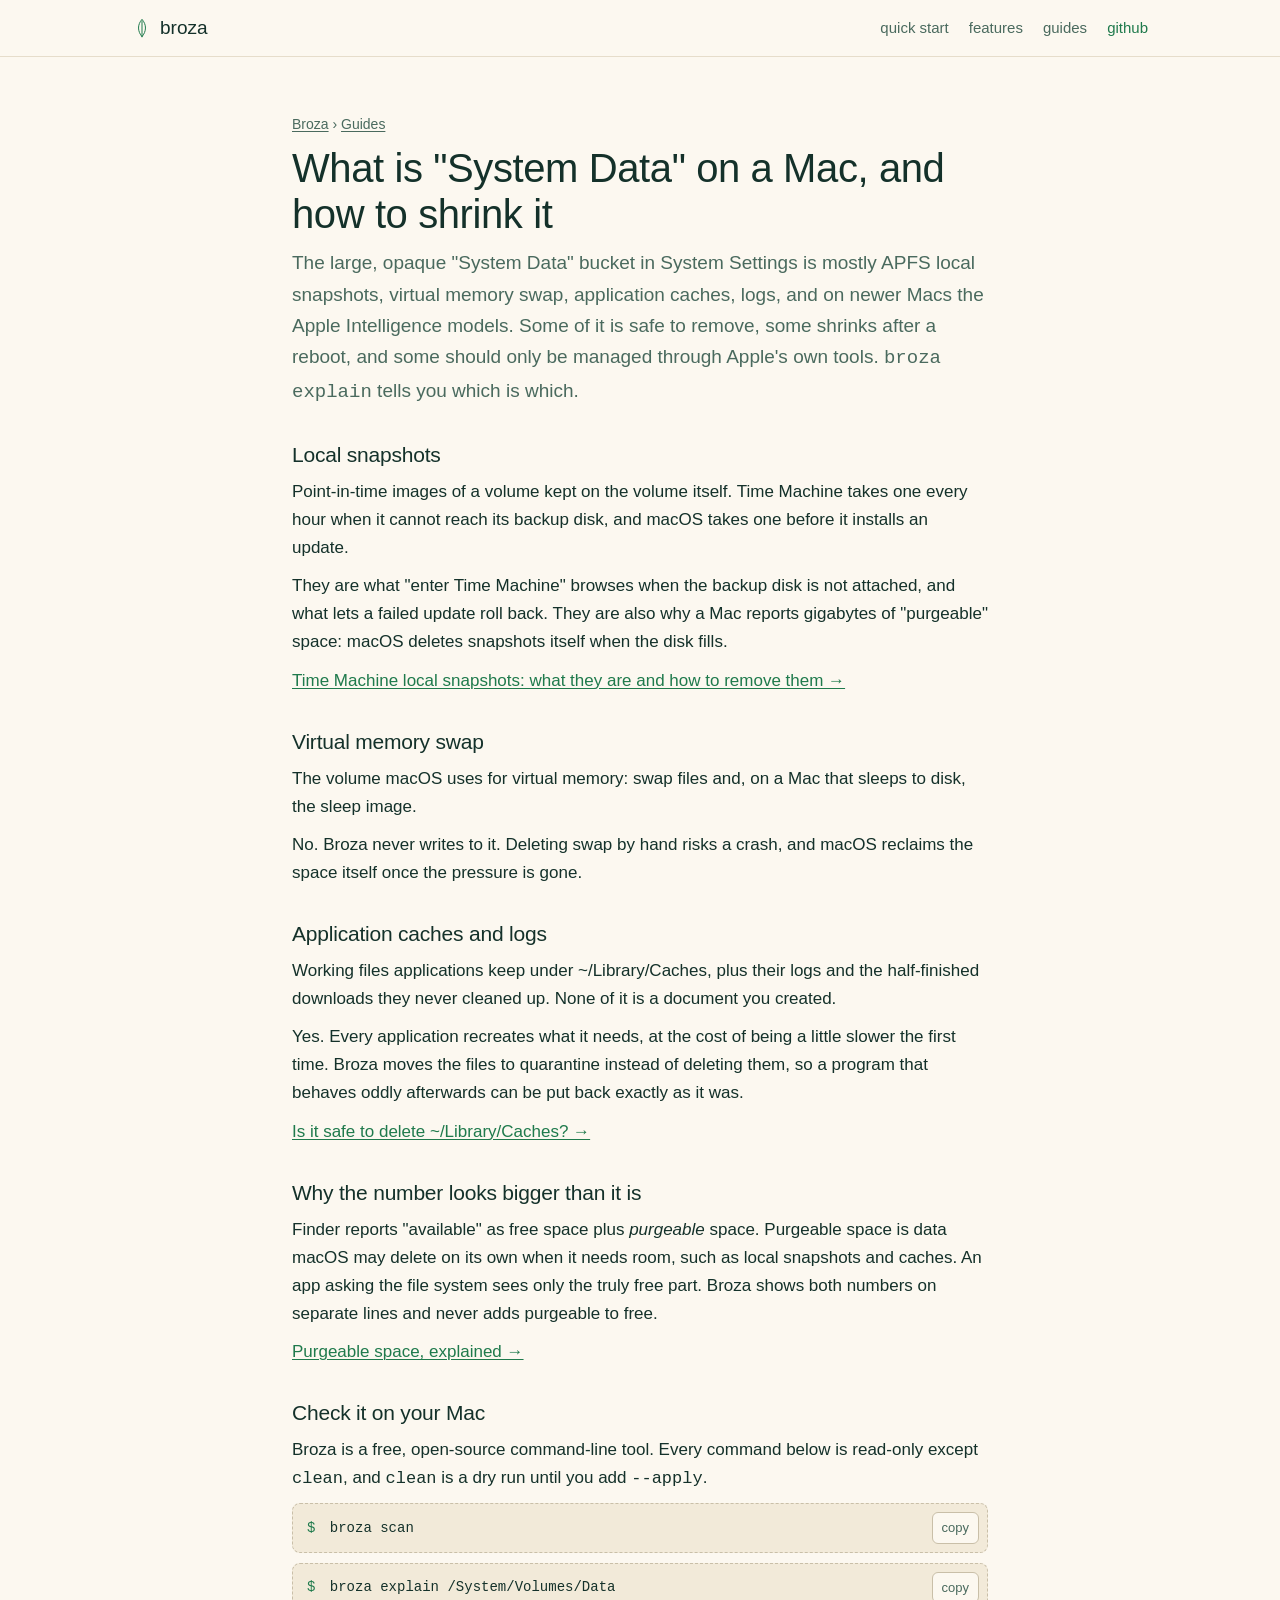
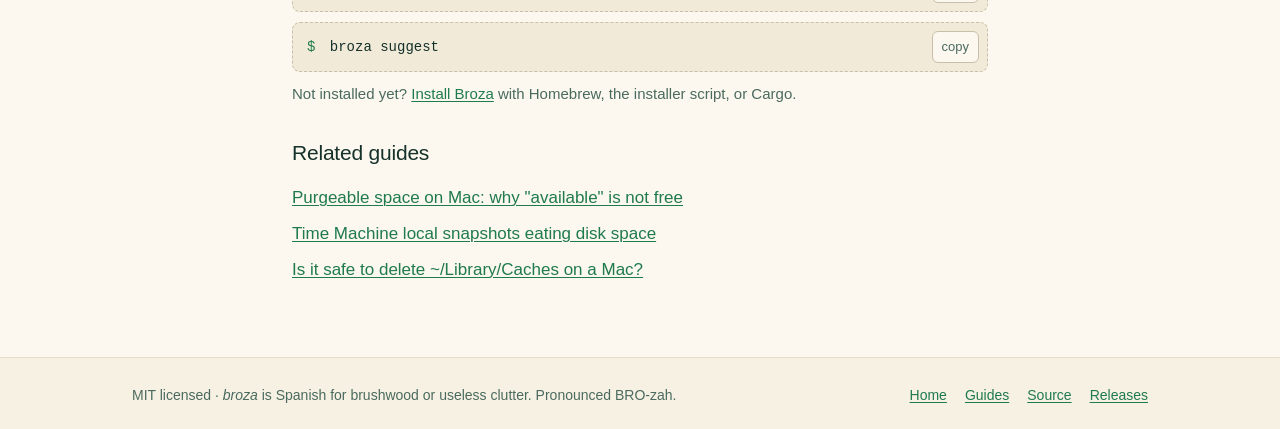
<file: site/explain/system-data.html>
<!doctype html>
<html lang="en">
<head>
<meta charset="utf-8">
<meta name="viewport" content="width=device-width, initial-scale=1">
<title>What is &quot;System Data&quot; on a Mac, and how to shrink it | Broza</title>
<meta name="description" content="System Data is mostly local snapshots, swap, caches and logs. What each part is, which parts are safe to remove, and which only macOS should manage.">
<link rel="canonical" href="https://borlafu.github.io/broza/explain/system-data.html">
<link rel="icon" href="../assets/favicon.svg" type="image/svg+xml">
<meta name="theme-color" content="#fcf8f0">
<meta property="og:type" content="article">
<meta property="og:site_name" content="Broza">
<meta property="og:title" content="What is &quot;System Data&quot; on a Mac, and how to shrink it">
<meta property="og:description" content="System Data is mostly local snapshots, swap, caches and logs. What each part is, which parts are safe to remove, and which only macOS should manage.">
<meta property="og:url" content="https://borlafu.github.io/broza/explain/system-data.html">
<meta property="og:image" content="https://borlafu.github.io/broza/assets/og.png">
<meta name="twitter:card" content="summary_large_image">
<meta name="twitter:image" content="https://borlafu.github.io/broza/assets/og.png">
<script type="application/ld+json">
[
 {
  "@context": "https://schema.org",
  "@type": "TechArticle",
  "headline": "What is \"System Data\" on a Mac, and how to shrink it",
  "description": "System Data is mostly local snapshots, swap, caches and logs. What each part is, which parts are safe to remove, and which only macOS should manage.",
  "url": "https://borlafu.github.io/broza/explain/system-data.html",
  "datePublished": "2026-09-26",
  "dateModified": "2026-09-26",
  "image": "https://borlafu.github.io/broza/assets/og.png",
  "inLanguage": "en",
  "author": {
   "@type": "Person",
   "name": "Borja Lafuente",
   "url": "https://github.com/borlafu"
  },
  "publisher": {
   "@type": "Organization",
   "name": "Broza",
   "url": "https://borlafu.github.io/broza/"
  },
  "about": {
   "@type": "SoftwareApplication",
   "name": "Broza",
   "url": "https://borlafu.github.io/broza/"
  }
 },
 {
  "@context": "https://schema.org",
  "@type": "BreadcrumbList",
  "itemListElement": [
   {
    "@type": "ListItem",
    "position": 1,
    "name": "Broza",
    "item": "https://borlafu.github.io/broza/"
   },
   {
    "@type": "ListItem",
    "position": 2,
    "name": "Guides",
    "item": "https://borlafu.github.io/broza/explain/"
   },
   {
    "@type": "ListItem",
    "position": 3,
    "name": "What is \"System Data\" on a Mac, and how to shrink it",
    "item": "https://borlafu.github.io/broza/explain/system-data.html"
   }
  ]
 }
]
</script>
<link rel="stylesheet" href="../styles.css">
</head>
<body>
<a class="skip" href="#main">Skip to content</a>
<header class="nav">
  <div class="wrap nav-inner">
    <a class="brand" href="../">
      <svg width="20" height="20" viewBox="-16 -56 32 60" fill="none" stroke="currentColor" stroke-width="3" stroke-linecap="round" style="color:var(--leaf)" aria-hidden="true"><path d="M0 0 C14 -16 14 -36 0 -52 C-14 -36 -14 -16 0 0 Z"/><path d="M0 -2 L0 -46"/></svg>
      broza
    </a>
    <nav class="nav-links" aria-label="Sections">
      <a href="../#quick-start">quick start</a>
      <a href="../#features">features</a>
      <a href="./">guides</a>
      <a class="repo" href="https://github.com/borlafu/broza">github</a>
    </nav>
  </div>
</header>

<main id="main" class="article wrap">
<nav class="crumbs" aria-label="Breadcrumb"><a href="../">Broza</a> <span aria-hidden="true">›</span> <a href="./">Guides</a></nav>
<h1>What is "System Data" on a Mac, and how to shrink it</h1>

<p class="article-lede">The large, opaque "System Data" bucket in System Settings is mostly APFS local snapshots, virtual memory swap, application caches, logs, and on newer Macs the Apple Intelligence models. Some of it is safe to remove, some shrinks after a reboot, and some should only be managed through Apple's own tools. <code>broza explain</code> tells you which is which.</p>
<h2>Local snapshots</h2>
<p>Point-in-time images of a volume kept on the volume itself. Time Machine takes one every hour when it cannot reach its backup disk, and macOS takes one before it installs an update.</p>
<p>They are what "enter Time Machine" browses when the backup disk is not attached, and what lets a failed update roll back. They are also why a Mac reports gigabytes of "purgeable" space: macOS deletes snapshots itself when the disk fills.</p>
<p><a href="time-machine-local-snapshots.html">Time Machine local snapshots: what they are and how to remove them →</a></p>
<h2>Virtual memory swap</h2>
<p>The volume macOS uses for virtual memory: swap files and, on a Mac that sleeps to disk, the sleep image.</p>
<p>No. Broza never writes to it. Deleting swap by hand risks a crash, and macOS reclaims the space itself once the pressure is gone.</p>
<h2>Application caches and logs</h2>
<p>Working files applications keep under ~/Library/Caches, plus their logs and the half-finished downloads they never cleaned up. None of it is a document you created.</p>
<p>Yes. Every application recreates what it needs, at the cost of being a little slower the first time. Broza moves the files to quarantine instead of deleting them, so a program that behaves oddly afterwards can be put back exactly as it was.</p>
<p><a href="library-caches.html">Is it safe to delete ~/Library/Caches? →</a></p>
<h2>Why the number looks bigger than it is</h2>
<p>Finder reports "available" as free space plus <em>purgeable</em> space. Purgeable space is data macOS may delete on its own when it needs room, such as local snapshots and caches. An app asking the file system sees only the truly free part. Broza shows both numbers on separate lines and never adds purgeable to free.</p>
<p><a href="purgeable-space.html">Purgeable space, explained →</a></p>
<h2>Check it on your Mac</h2>
<p>Broza is a free, open-source command-line tool. Every command below is read-only except <code>clean</code>, and <code>clean</code> is a dry run until you add <code>--apply</code>.</p>
<div class="cmdline"><code><span class="sh" aria-hidden="true">$</span> broza scan</code><button class="copy-mini" type="button" data-copy-text="broza scan" aria-label="Copy the command"><span aria-hidden="true">copy</span></button></div>
<div class="cmdline"><code><span class="sh" aria-hidden="true">$</span> broza explain /System/Volumes/Data</code><button class="copy-mini" type="button" data-copy-text="broza explain /System/Volumes/Data" aria-label="Copy the command"><span aria-hidden="true">copy</span></button></div>
<div class="cmdline"><code><span class="sh" aria-hidden="true">$</span> broza suggest</code><button class="copy-mini" type="button" data-copy-text="broza suggest" aria-label="Copy the command"><span aria-hidden="true">copy</span></button></div>
<p class="article-install">Not installed yet? <a href="../#quick-start">Install Broza</a> with Homebrew, the installer script, or Cargo.</p>
<h2>Related guides</h2>
<ul class="related">
<li><a href="purgeable-space.html">Purgeable space on Mac: why &quot;available&quot; is not free</a></li>
<li><a href="time-machine-local-snapshots.html">Time Machine local snapshots eating disk space</a></li>
<li><a href="library-caches.html">Is it safe to delete ~/Library/Caches on a Mac?</a></li>
</ul>
</main>

<footer class="footer">
  <div class="wrap footer-inner">
    <p>MIT licensed · <em>broza</em> is Spanish for brushwood or useless clutter. Pronounced BRO-zah.</p>
    <ul>
      <li><a href="../">Home</a></li>
      <li><a href="./">Guides</a></li>
      <li><a href="https://github.com/borlafu/broza">Source</a></li>
      <li><a href="https://github.com/borlafu/broza/releases/latest">Releases</a></li>
    </ul>
  </div>
</footer>
<script src="../ui.js" defer></script>
</body>
</html>
</file>
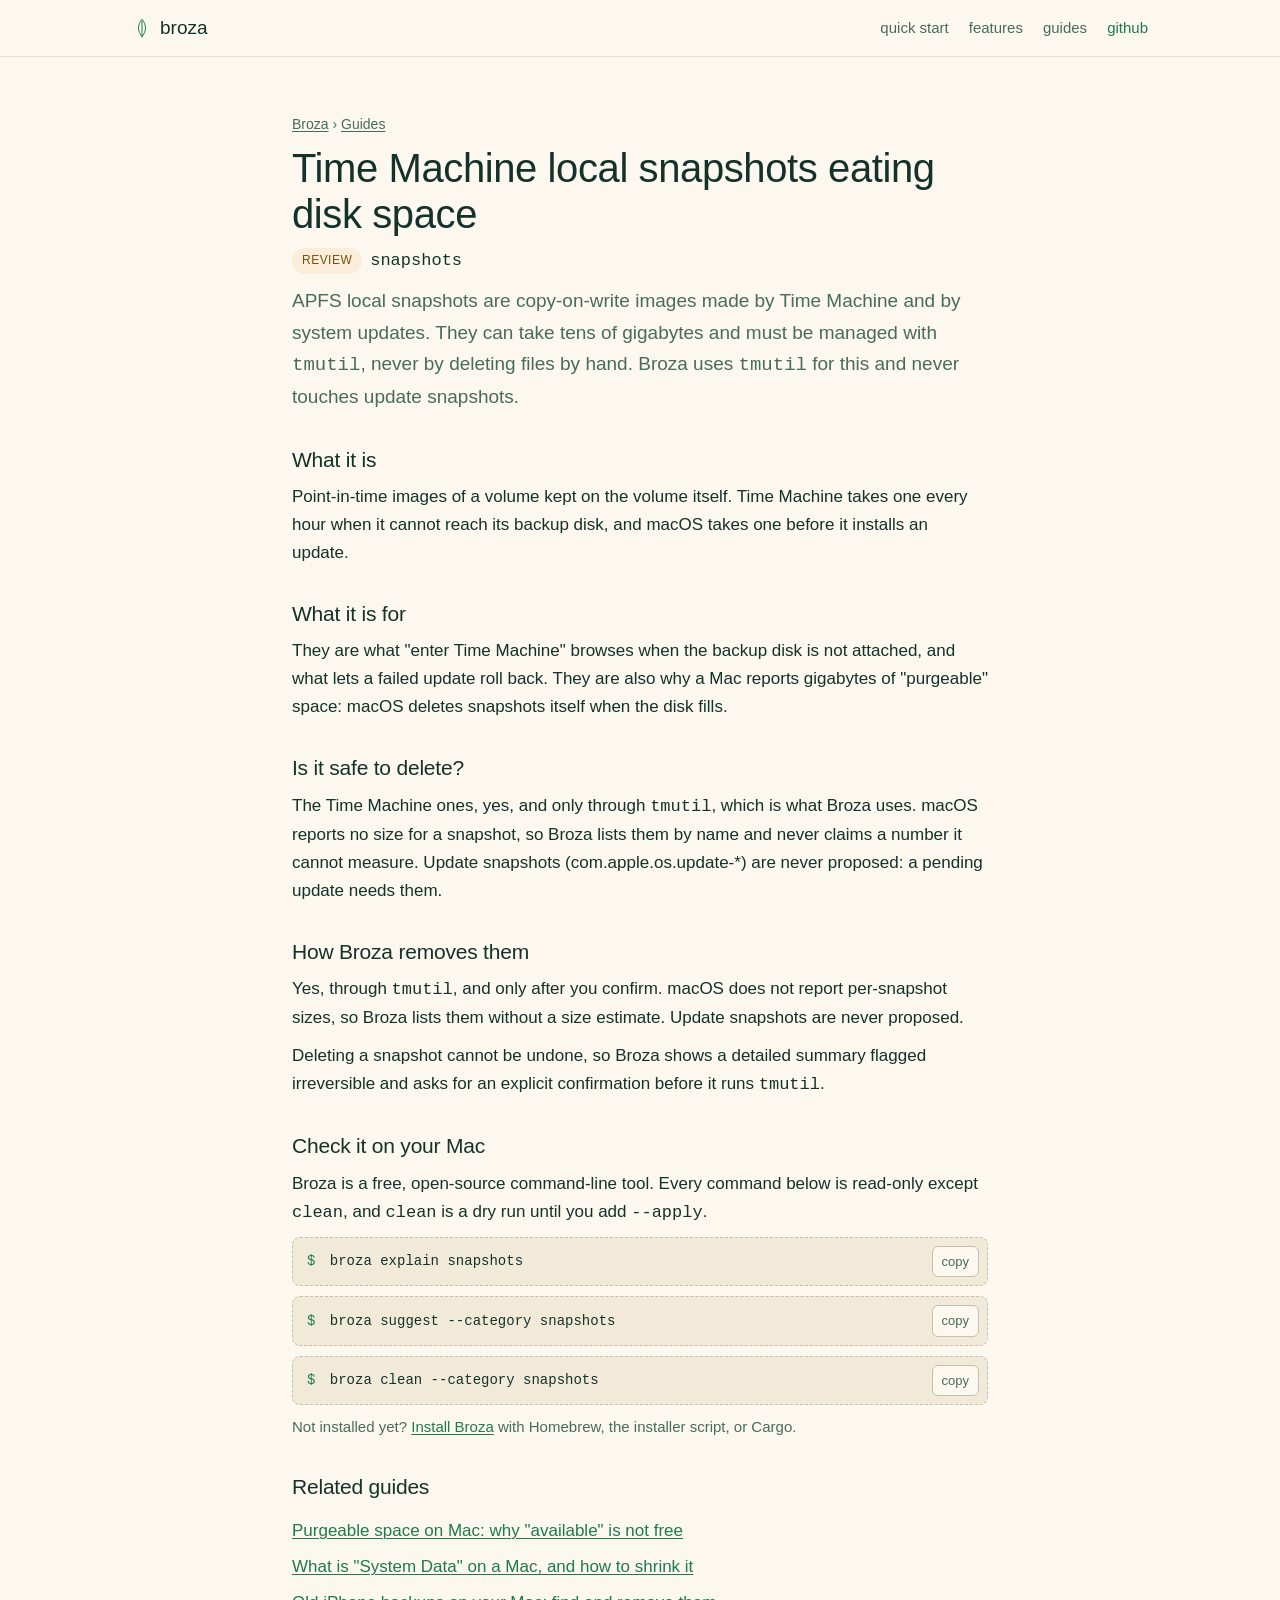
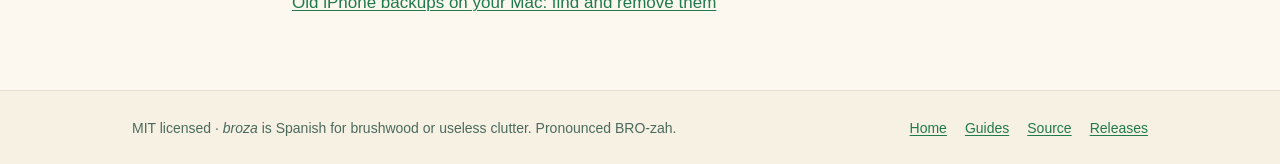
<file: site/explain/time-machine-local-snapshots.html>
<!doctype html>
<html lang="en">
<head>
<meta charset="utf-8">
<meta name="viewport" content="width=device-width, initial-scale=1">
<title>Time Machine local snapshots eating disk space | Broza</title>
<meta name="description" content="Local snapshots are why a Mac shows gigabytes of purgeable space. What they are, why they must go through tmutil, and how to list and remove them safely.">
<link rel="canonical" href="https://borlafu.github.io/broza/explain/time-machine-local-snapshots.html">
<link rel="icon" href="../assets/favicon.svg" type="image/svg+xml">
<meta name="theme-color" content="#fcf8f0">
<meta property="og:type" content="article">
<meta property="og:site_name" content="Broza">
<meta property="og:title" content="Time Machine local snapshots eating disk space">
<meta property="og:description" content="Local snapshots are why a Mac shows gigabytes of purgeable space. What they are, why they must go through tmutil, and how to list and remove them safely.">
<meta property="og:url" content="https://borlafu.github.io/broza/explain/time-machine-local-snapshots.html">
<meta property="og:image" content="https://borlafu.github.io/broza/assets/og.png">
<meta name="twitter:card" content="summary_large_image">
<meta name="twitter:image" content="https://borlafu.github.io/broza/assets/og.png">
<script type="application/ld+json">
[
 {
  "@context": "https://schema.org",
  "@type": "TechArticle",
  "headline": "Time Machine local snapshots eating disk space",
  "description": "Local snapshots are why a Mac shows gigabytes of purgeable space. What they are, why they must go through tmutil, and how to list and remove them safely.",
  "url": "https://borlafu.github.io/broza/explain/time-machine-local-snapshots.html",
  "datePublished": "2026-09-26",
  "dateModified": "2026-09-26",
  "image": "https://borlafu.github.io/broza/assets/og.png",
  "inLanguage": "en",
  "author": {
   "@type": "Person",
   "name": "Borja Lafuente",
   "url": "https://github.com/borlafu"
  },
  "publisher": {
   "@type": "Organization",
   "name": "Broza",
   "url": "https://borlafu.github.io/broza/"
  },
  "about": {
   "@type": "SoftwareApplication",
   "name": "Broza",
   "url": "https://borlafu.github.io/broza/"
  }
 },
 {
  "@context": "https://schema.org",
  "@type": "BreadcrumbList",
  "itemListElement": [
   {
    "@type": "ListItem",
    "position": 1,
    "name": "Broza",
    "item": "https://borlafu.github.io/broza/"
   },
   {
    "@type": "ListItem",
    "position": 2,
    "name": "Guides",
    "item": "https://borlafu.github.io/broza/explain/"
   },
   {
    "@type": "ListItem",
    "position": 3,
    "name": "Time Machine local snapshots eating disk space",
    "item": "https://borlafu.github.io/broza/explain/time-machine-local-snapshots.html"
   }
  ]
 }
]
</script>
<link rel="stylesheet" href="../styles.css">
</head>
<body>
<a class="skip" href="#main">Skip to content</a>
<header class="nav">
  <div class="wrap nav-inner">
    <a class="brand" href="../">
      <svg width="20" height="20" viewBox="-16 -56 32 60" fill="none" stroke="currentColor" stroke-width="3" stroke-linecap="round" style="color:var(--leaf)" aria-hidden="true"><path d="M0 0 C14 -16 14 -36 0 -52 C-14 -36 -14 -16 0 0 Z"/><path d="M0 -2 L0 -46"/></svg>
      broza
    </a>
    <nav class="nav-links" aria-label="Sections">
      <a href="../#quick-start">quick start</a>
      <a href="../#features">features</a>
      <a href="./">guides</a>
      <a class="repo" href="https://github.com/borlafu/broza">github</a>
    </nav>
  </div>
</header>

<main id="main" class="article wrap">
<nav class="crumbs" aria-label="Breadcrumb"><a href="../">Broza</a> <span aria-hidden="true">›</span> <a href="./">Guides</a></nav>
<h1>Time Machine local snapshots eating disk space</h1>
<p class="article-meta"><span class="risk risk-review">REVIEW</span> <code>snapshots</code></p>
<p class="article-lede">APFS local snapshots are copy-on-write images made by Time Machine and by system updates. They can take tens of gigabytes and must be managed with <code>tmutil</code>, never by deleting files by hand. Broza uses <code>tmutil</code> for this and never touches update snapshots.</p>
<h2>What it is</h2>
<p>Point-in-time images of a volume kept on the volume itself. Time Machine takes one every hour when it cannot reach its backup disk, and macOS takes one before it installs an update.</p>
<h2>What it is for</h2>
<p>They are what "enter Time Machine" browses when the backup disk is not attached, and what lets a failed update roll back. They are also why a Mac reports gigabytes of "purgeable" space: macOS deletes snapshots itself when the disk fills.</p>
<h2>Is it safe to delete?</h2>
<p>The Time Machine ones, yes, and only through <code>tmutil</code>, which is what Broza uses. macOS reports no size for a snapshot, so Broza lists them by name and never claims a number it cannot measure. Update snapshots (com.apple.os.update-*) are never proposed: a pending update needs them.</p>
<h2>How Broza removes them</h2><p>Yes, through <code>tmutil</code>, and only after you confirm. macOS does not report per-snapshot sizes, so Broza lists them without a size estimate. Update snapshots are never proposed.</p><p>Deleting a snapshot cannot be undone, so Broza shows a detailed summary flagged irreversible and asks for an explicit confirmation before it runs <code>tmutil</code>.</p>
<h2>Check it on your Mac</h2>
<p>Broza is a free, open-source command-line tool. Every command below is read-only except <code>clean</code>, and <code>clean</code> is a dry run until you add <code>--apply</code>.</p>
<div class="cmdline"><code><span class="sh" aria-hidden="true">$</span> broza explain snapshots</code><button class="copy-mini" type="button" data-copy-text="broza explain snapshots" aria-label="Copy the command"><span aria-hidden="true">copy</span></button></div>
<div class="cmdline"><code><span class="sh" aria-hidden="true">$</span> broza suggest --category snapshots</code><button class="copy-mini" type="button" data-copy-text="broza suggest --category snapshots" aria-label="Copy the command"><span aria-hidden="true">copy</span></button></div>
<div class="cmdline"><code><span class="sh" aria-hidden="true">$</span> broza clean --category snapshots</code><button class="copy-mini" type="button" data-copy-text="broza clean --category snapshots" aria-label="Copy the command"><span aria-hidden="true">copy</span></button></div>
<p class="article-install">Not installed yet? <a href="../#quick-start">Install Broza</a> with Homebrew, the installer script, or Cargo.</p>
<h2>Related guides</h2>
<ul class="related">
<li><a href="purgeable-space.html">Purgeable space on Mac: why &quot;available&quot; is not free</a></li>
<li><a href="system-data.html">What is &quot;System Data&quot; on a Mac, and how to shrink it</a></li>
<li><a href="iphone-backups.html">Old iPhone backups on your Mac: find and remove them</a></li>
</ul>
</main>

<footer class="footer">
  <div class="wrap footer-inner">
    <p>MIT licensed · <em>broza</em> is Spanish for brushwood or useless clutter. Pronounced BRO-zah.</p>
    <ul>
      <li><a href="../">Home</a></li>
      <li><a href="./">Guides</a></li>
      <li><a href="https://github.com/borlafu/broza">Source</a></li>
      <li><a href="https://github.com/borlafu/broza/releases/latest">Releases</a></li>
    </ul>
  </div>
</footer>
<script src="../ui.js" defer></script>
</body>
</html>
</file>
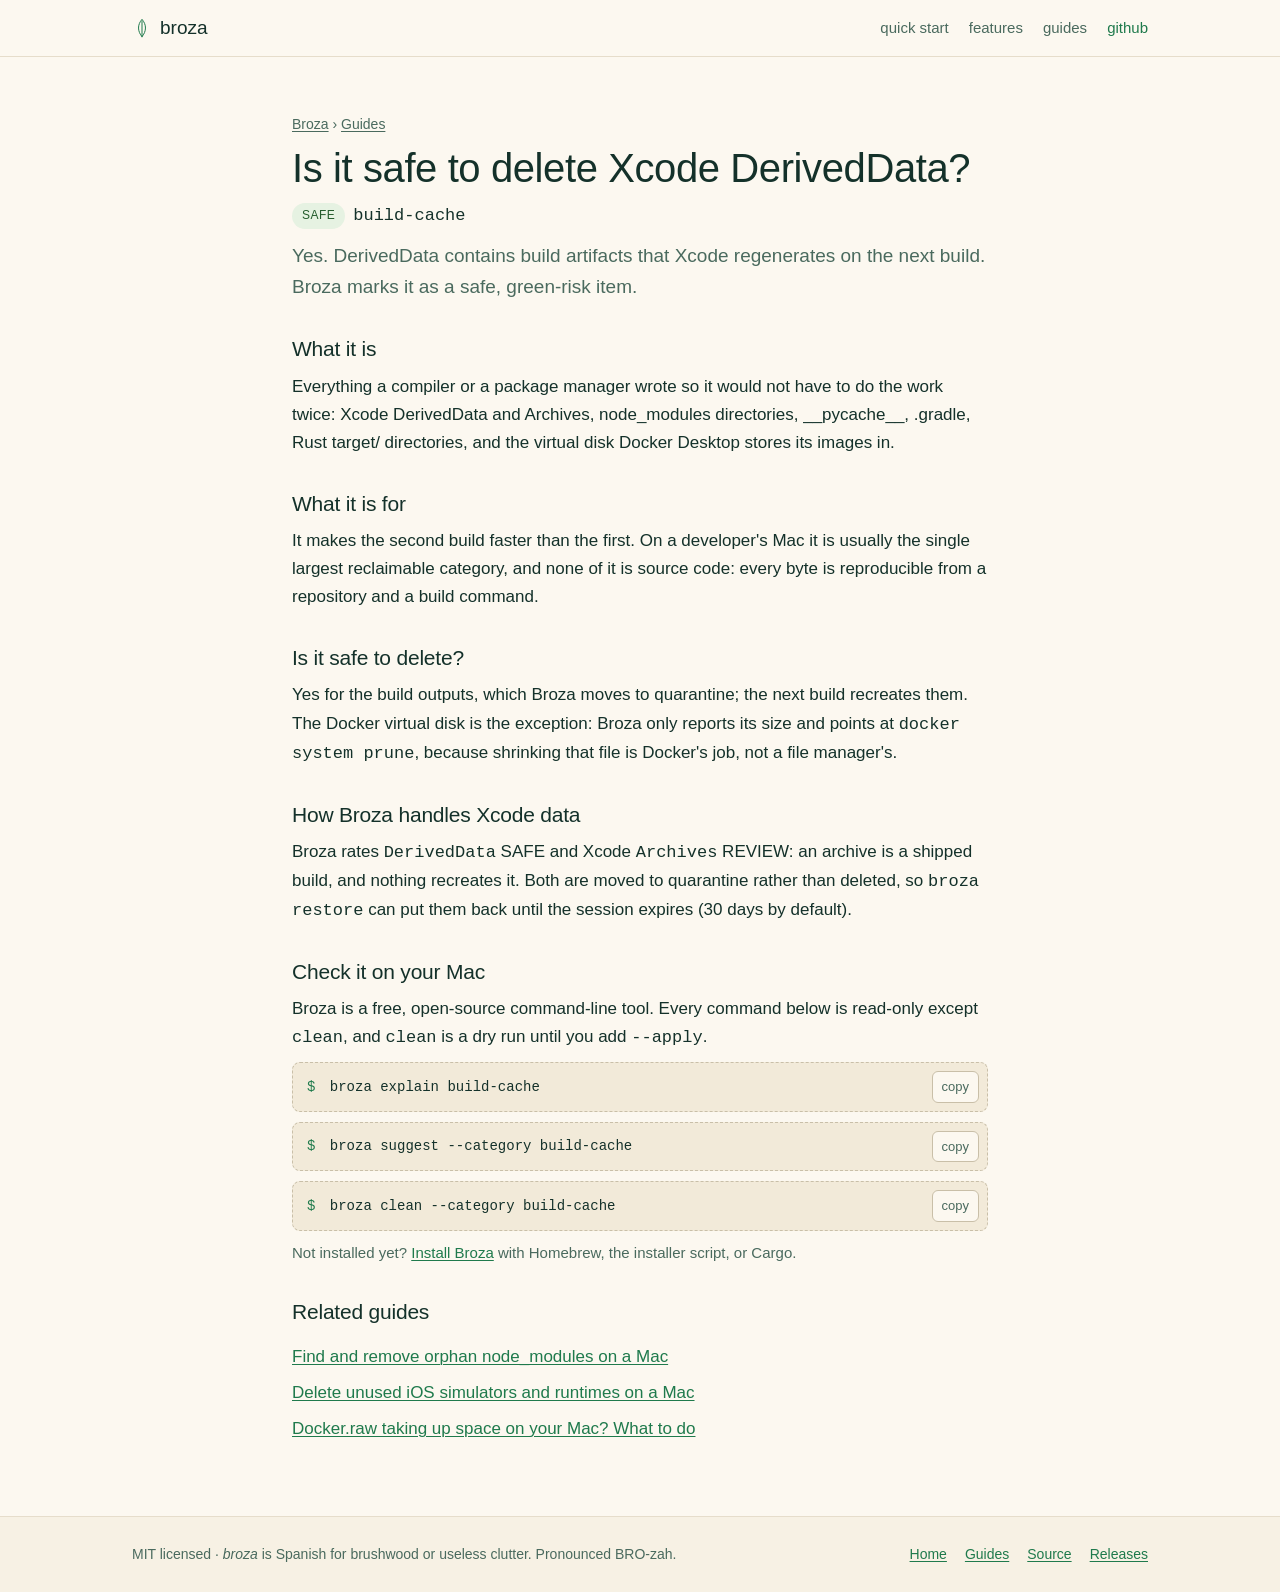
<file: site/explain/xcode-deriveddata.html>
<!doctype html>
<html lang="en">
<head>
<meta charset="utf-8">
<meta name="viewport" content="width=device-width, initial-scale=1">
<title>Is it safe to delete Xcode DerivedData? | Broza</title>
<meta name="description" content="Yes: DerivedData is build output Xcode regenerates on the next build. What it is, why it grows, and how to clear it with a dry run first and a 30-day undo.">
<link rel="canonical" href="https://borlafu.github.io/broza/explain/xcode-deriveddata.html">
<link rel="icon" href="../assets/favicon.svg" type="image/svg+xml">
<meta name="theme-color" content="#fcf8f0">
<meta property="og:type" content="article">
<meta property="og:site_name" content="Broza">
<meta property="og:title" content="Is it safe to delete Xcode DerivedData?">
<meta property="og:description" content="Yes: DerivedData is build output Xcode regenerates on the next build. What it is, why it grows, and how to clear it with a dry run first and a 30-day undo.">
<meta property="og:url" content="https://borlafu.github.io/broza/explain/xcode-deriveddata.html">
<meta property="og:image" content="https://borlafu.github.io/broza/assets/og.png">
<meta name="twitter:card" content="summary_large_image">
<meta name="twitter:image" content="https://borlafu.github.io/broza/assets/og.png">
<script type="application/ld+json">
[
 {
  "@context": "https://schema.org",
  "@type": "TechArticle",
  "headline": "Is it safe to delete Xcode DerivedData?",
  "description": "Yes: DerivedData is build output Xcode regenerates on the next build. What it is, why it grows, and how to clear it with a dry run first and a 30-day undo.",
  "url": "https://borlafu.github.io/broza/explain/xcode-deriveddata.html",
  "datePublished": "2026-09-26",
  "dateModified": "2026-09-26",
  "image": "https://borlafu.github.io/broza/assets/og.png",
  "inLanguage": "en",
  "author": {
   "@type": "Person",
   "name": "Borja Lafuente",
   "url": "https://github.com/borlafu"
  },
  "publisher": {
   "@type": "Organization",
   "name": "Broza",
   "url": "https://borlafu.github.io/broza/"
  },
  "about": {
   "@type": "SoftwareApplication",
   "name": "Broza",
   "url": "https://borlafu.github.io/broza/"
  }
 },
 {
  "@context": "https://schema.org",
  "@type": "BreadcrumbList",
  "itemListElement": [
   {
    "@type": "ListItem",
    "position": 1,
    "name": "Broza",
    "item": "https://borlafu.github.io/broza/"
   },
   {
    "@type": "ListItem",
    "position": 2,
    "name": "Guides",
    "item": "https://borlafu.github.io/broza/explain/"
   },
   {
    "@type": "ListItem",
    "position": 3,
    "name": "Is it safe to delete Xcode DerivedData?",
    "item": "https://borlafu.github.io/broza/explain/xcode-deriveddata.html"
   }
  ]
 }
]
</script>
<link rel="stylesheet" href="../styles.css">
</head>
<body>
<a class="skip" href="#main">Skip to content</a>
<header class="nav">
  <div class="wrap nav-inner">
    <a class="brand" href="../">
      <svg width="20" height="20" viewBox="-16 -56 32 60" fill="none" stroke="currentColor" stroke-width="3" stroke-linecap="round" style="color:var(--leaf)" aria-hidden="true"><path d="M0 0 C14 -16 14 -36 0 -52 C-14 -36 -14 -16 0 0 Z"/><path d="M0 -2 L0 -46"/></svg>
      broza
    </a>
    <nav class="nav-links" aria-label="Sections">
      <a href="../#quick-start">quick start</a>
      <a href="../#features">features</a>
      <a href="./">guides</a>
      <a class="repo" href="https://github.com/borlafu/broza">github</a>
    </nav>
  </div>
</header>

<main id="main" class="article wrap">
<nav class="crumbs" aria-label="Breadcrumb"><a href="../">Broza</a> <span aria-hidden="true">›</span> <a href="./">Guides</a></nav>
<h1>Is it safe to delete Xcode DerivedData?</h1>
<p class="article-meta"><span class="risk risk-safe">SAFE</span> <code>build-cache</code></p>
<p class="article-lede">Yes. DerivedData contains build artifacts that Xcode regenerates on the next build. Broza marks it as a safe, green-risk item.</p>
<h2>What it is</h2>
<p>Everything a compiler or a package manager wrote so it would not have to do the work twice: Xcode DerivedData and Archives, node_modules directories, __pycache__, .gradle, Rust target/ directories, and the virtual disk Docker Desktop stores its images in.</p>
<h2>What it is for</h2>
<p>It makes the second build faster than the first. On a developer's Mac it is usually the single largest reclaimable category, and none of it is source code: every byte is reproducible from a repository and a build command.</p>
<h2>Is it safe to delete?</h2>
<p>Yes for the build outputs, which Broza moves to quarantine; the next build recreates them. The Docker virtual disk is the exception: Broza only reports its size and points at <code>docker system prune</code>, because shrinking that file is Docker's job, not a file manager's.</p>
<h2>How Broza handles Xcode data</h2><p>Broza rates <code>DerivedData</code> SAFE and Xcode <code>Archives</code> REVIEW: an archive is a shipped build, and nothing recreates it. Both are moved to quarantine rather than deleted, so <code>broza restore</code> can put them back until the session expires (30 days by default).</p>
<h2>Check it on your Mac</h2>
<p>Broza is a free, open-source command-line tool. Every command below is read-only except <code>clean</code>, and <code>clean</code> is a dry run until you add <code>--apply</code>.</p>
<div class="cmdline"><code><span class="sh" aria-hidden="true">$</span> broza explain build-cache</code><button class="copy-mini" type="button" data-copy-text="broza explain build-cache" aria-label="Copy the command"><span aria-hidden="true">copy</span></button></div>
<div class="cmdline"><code><span class="sh" aria-hidden="true">$</span> broza suggest --category build-cache</code><button class="copy-mini" type="button" data-copy-text="broza suggest --category build-cache" aria-label="Copy the command"><span aria-hidden="true">copy</span></button></div>
<div class="cmdline"><code><span class="sh" aria-hidden="true">$</span> broza clean --category build-cache</code><button class="copy-mini" type="button" data-copy-text="broza clean --category build-cache" aria-label="Copy the command"><span aria-hidden="true">copy</span></button></div>
<p class="article-install">Not installed yet? <a href="../#quick-start">Install Broza</a> with Homebrew, the installer script, or Cargo.</p>
<h2>Related guides</h2>
<ul class="related">
<li><a href="node-modules.html">Find and remove orphan node_modules on a Mac</a></li>
<li><a href="ios-simulators.html">Delete unused iOS simulators and runtimes on a Mac</a></li>
<li><a href="docker-disk-image.html">Docker.raw taking up space on your Mac? What to do</a></li>
</ul>
</main>

<footer class="footer">
  <div class="wrap footer-inner">
    <p>MIT licensed · <em>broza</em> is Spanish for brushwood or useless clutter. Pronounced BRO-zah.</p>
    <ul>
      <li><a href="../">Home</a></li>
      <li><a href="./">Guides</a></li>
      <li><a href="https://github.com/borlafu/broza">Source</a></li>
      <li><a href="https://github.com/borlafu/broza/releases/latest">Releases</a></li>
    </ul>
  </div>
</footer>
<script src="../ui.js" defer></script>
</body>
</html>
</file>
<file: site/styles.css>
/* Broza landing page. Flat, line-drawn, one fixed light theme. */

:root {
  color-scheme: light;

  --paper: #fcf8f0;
  --paper-2: #f7f1e4;
  --paper-3: #eaf2e6;
  --ink: #14312a;
  --ink-soft: #4a6a5e;
  --leaf: #1f7a4c;
  --leaf-dark: #17603b;
  --palm: #0e9488;
  --palm-tint: #dcf0ec;
  --palm-ink: #0b6a62;
  --line: #e6ddcb;
  --line-strong: #c9bfa8;

  --safe-bg: #e6f2e2;
  --safe-ink: #245c2c;
  --review-bg: #faeeda;
  --review-ink: #7a4e10;
  --info-bg: #fae7e4;
  --info-ink: #7a2a22;

  --term-bg: #102420;
  --term-fg: #dce7de;
  --term-dim: #8fa99c;
  --term-green: #7fb646;
  --term-amber: #e8a33d;
  --term-red: #e2766a;
  --term-bright: #fcf8f0;

  --radius: 8px;
  --radius-card: 12px;
  --gutter: clamp(16px, 4vw, 32px);
  --measure: 1080px;

  --sans: -apple-system, BlinkMacSystemFont, "Segoe UI", Roboto, Helvetica, Arial, sans-serif;
  --mono: ui-monospace, SFMono-Regular, "SF Mono", Menlo, Consolas, monospace;
}

* { box-sizing: border-box; }

html { -webkit-text-size-adjust: 100%; }

body {
  margin: 0;
  background: var(--paper);
  color: var(--ink);
  font-family: var(--sans);
  font-size: 17px;
  line-height: 1.65;
}

h1, h2, h3 { font-weight: 500; letter-spacing: -0.01em; margin: 0; }
h1 { font-size: clamp(30px, 5.2vw, 46px); line-height: 1.14; }
h2 { font-size: clamp(22px, 3.2vw, 28px); line-height: 1.25; }
h3 { font-size: 17px; }
p { margin: 0; }

a { color: var(--leaf); text-decoration-thickness: 1px; text-underline-offset: 2px; }
a:hover { color: var(--leaf-dark); }

code, pre, kbd { font-family: var(--mono); }

:focus-visible { outline: 2px solid var(--leaf); outline-offset: 2px; border-radius: 3px; }

.skip {
  position: absolute;
  left: -9999px;
  top: 8px;
  background: var(--paper);
  border: 1px solid var(--leaf);
  border-radius: var(--radius);
  padding: 8px 14px;
  z-index: 10;
}
.skip:focus { left: var(--gutter); }

.wrap {
  max-width: var(--measure);
  margin: 0 auto;
  padding-inline: var(--gutter);
}

.eyebrow {
  font-size: 12px;
  letter-spacing: 0.09em;
  text-transform: uppercase;
  color: #5f7267;
  margin-bottom: 14px;
}

/* ---------- nav ---------- */

.nav {
  border-bottom: 1px solid var(--line);
  background: var(--paper);
}
.nav-inner {
  display: flex;
  align-items: center;
  justify-content: space-between;
  gap: 16px;
  min-height: 56px;
}
.brand {
  display: flex;
  align-items: center;
  gap: 8px;
  font-size: 19px;
  font-weight: 500;
  color: var(--ink);
  text-decoration: none;
}
.nav-links { display: flex; gap: 20px; font-size: 15px; }
.nav-links a { color: var(--ink-soft); text-decoration: none; }
.nav-links a:hover { color: var(--leaf); }
.nav-links .repo { color: var(--leaf); }

/* ---------- hero ---------- */

.hero { background: var(--paper); }

.hero-body {
  position: relative;
  padding-top: clamp(150px, 26vh, 250px);
  padding-bottom: clamp(24px, 4vw, 48px);
  overflow: hidden;
}

.hero-jungle {
  position: absolute;
  inset: 0;
  width: 100%;
  height: 100%;
  object-fit: cover;
  object-position: center top;
  pointer-events: none;
}

.hero-plate {
  position: relative;
  width: min(560px, 82%);
  margin: 0 auto;
  padding: clamp(28px, 6vw, 56px) clamp(24px, 5vw, 52px);
  text-align: center;
  background: radial-gradient(
    ellipse 78% 74% at 50% 50%,
    var(--paper) 0%,
    var(--paper) 62%,
    rgba(252, 248, 240, 0) 100%
  );
}

.pill {
  display: inline-block;
  font-size: 12px;
  letter-spacing: 0.06em;
  color: var(--palm-ink);
  background: var(--palm-tint);
  border-radius: 999px;
  padding: 4px 12px;
  margin-bottom: 16px;
}

.lede { color: var(--ink-soft); margin-top: 14px; }

.cta {
  display: flex;
  justify-content: center;
  flex-wrap: wrap;
  gap: 10px;
  margin-top: 22px;
}

.btn {
  display: inline-block;
  font-size: 16px;
  padding: 11px 20px;
  border-radius: var(--radius);
  text-decoration: none;
  border: 1px solid transparent;
}
.btn-primary { background: var(--leaf); color: var(--paper); }
.btn-primary:hover { background: var(--leaf-dark); color: var(--paper); }
.btn-ghost { border-color: var(--line-strong); color: var(--ink); background: var(--paper); }
.btn-ghost:hover { border-color: var(--leaf); color: var(--leaf); }

.cmdline-hero { display: inline-flex; margin-top: 14px; text-align: left; }

.hero-cut { display: block; width: 100%; height: auto; }

/* ---------- trust strip ---------- */

.trust {
  background: var(--paper-3);
  border-block: 1px solid var(--line);
  font-size: 15px;
  color: #2c4f3f;
}
.trust ul {
  display: flex;
  flex-wrap: wrap;
  justify-content: center;
  gap: 10px 28px;
  list-style: none;
  margin: 0;
  padding: 14px 0;
}
.trust li { display: flex; align-items: center; gap: 8px; }
.trust svg { flex: none; }

/* ---------- sections ---------- */

section { padding-block: clamp(40px, 7vw, 72px); }
.section-alt { background: var(--paper-2); border-block: 1px solid var(--line); }
.section-head { max-width: 62ch; margin-bottom: 26px; }
.section-head p { color: var(--ink-soft); margin-top: 10px; }

.cards {
  display: grid;
  grid-template-columns: repeat(auto-fit, minmax(240px, 1fr));
  gap: 16px;
}

.card {
  background: var(--paper);
  border: 1px solid var(--line);
  border-radius: var(--radius-card);
  padding: 18px 20px;
}
.card h3 { margin-bottom: 6px; }
.card p { color: var(--ink-soft); font-size: 15px; }
.card svg { color: var(--leaf); margin-bottom: 10px; }
.card pre {
  margin: 10px 0 0;
  font-size: 14px;
  line-height: 1.75;
  white-space: pre-wrap;
  word-break: break-word;
}
.step-n {
  display: inline-block;
  font-size: 13px;
  color: var(--leaf);
  letter-spacing: 0.06em;
}
.note { color: var(--ink-soft); font-size: 15px; margin-top: 18px; }

/* ---------- install tabs + command lines ---------- */

.tabs {
  display: flex;
  gap: 4px;
  margin: 12px 0 14px;
  border-bottom: 1px solid var(--line);
}
.tab {
  font: inherit;
  font-size: 14px;
  color: var(--ink-soft);
  background: none;
  border: 0;
  border-bottom: 2px solid transparent;
  border-radius: 0;
  padding: 7px 12px;
  margin-bottom: -1px;
  cursor: pointer;
}
.tab:hover { color: var(--leaf); }
.tab[aria-selected="true"] { color: var(--leaf); border-bottom-color: var(--leaf); }

.panel + .panel { margin-top: 12px; }
.panel p { color: var(--ink-soft); font-size: 14px; margin-top: 10px; }

.cmdline {
  display: flex;
  align-items: center;
  gap: 10px;
  background: #f2ead9;
  border: 1px dashed var(--line-strong);
  border-radius: var(--radius);
  padding: 8px 8px 8px 14px;
  max-width: 100%;
}
.cmdline + .cmdline { margin-top: 8px; }
.cmdline code {
  flex: 1;
  min-width: 0;
  font-size: 14px;
  line-height: 1.6;
  color: var(--ink);
  overflow-wrap: anywhere;
}
.cmdline .sh { color: var(--leaf); margin-right: 6px; user-select: none; }
.copy-mini {
  font: inherit;
  font-size: 13px;
  color: var(--ink-soft);
  background: var(--paper);
  border: 1px solid var(--line-strong);
  border-radius: 6px;
  padding: 4px 9px;
  cursor: pointer;
  flex: none;
}
.copy-mini:hover { color: var(--leaf); border-color: var(--leaf); }

.section-head-center { text-align: center; margin-inline: auto; }
.section-head-center .pill { margin-bottom: 12px; }

.quick-cards { grid-template-columns: 1fr; }
.card-soft {
  border: 0;
  background: var(--paper-2);
  border-radius: 16px;
  padding: 22px 24px;
}
.card-install { text-align: center; }
.card-install .tabs { justify-content: center; }
.card-install .panel { max-width: 720px; margin-inline: auto; }
.card-install .cmdline { text-align: left; }
.note-center { text-align: center; }

@media (min-width: 700px) {
  .quick-cards { grid-template-columns: 1fr 1fr; }
  .card-install { grid-column: 1 / -1; }
}

/* ---------- terminal ---------- */

.term {
  background: var(--term-bg);
  border-radius: var(--radius-card);
  overflow: hidden;
}
.term-bar {
  display: flex;
  align-items: center;
  gap: 7px;
  padding: 10px 14px;
  border-bottom: 1px solid #1e3a33;
}
.dot { width: 10px; height: 10px; border-radius: 50%; display: block; }
.dot-r { background: #d95a4e; }
.dot-a { background: #e8a33d; }
.dot-g { background: #7fb646; }
.term-title { font-family: var(--mono); font-size: 12px; color: var(--term-dim); margin-left: 6px; }
.term-body {
  margin: 0;
  padding: 16px 18px;
  font-size: 13px;
  line-height: 1.6;
  color: var(--term-fg);
  white-space: pre;
  overflow-x: auto;
}
.term-body .prompt { color: var(--term-green); }
.term-body .cmd { color: var(--term-bright); }
.term-body .safe { color: var(--term-green); }
.term-body .review { color: var(--term-amber); }
.term-body .info { color: var(--term-red); }
.term-body .dim { color: var(--term-dim); }
.term-body .strong { color: var(--term-bright); }
.term-body.is-live .term-step { display: block; }

.cursor {
  display: inline-block;
  width: 8px;
  height: 1em;
  background: var(--term-fg);
  vertical-align: -2px;
  animation: blink 1.05s steps(1) infinite;
}
@keyframes blink { 50% { opacity: 0; } }

.term-controls {
  display: flex;
  flex-wrap: wrap;
  gap: 8px;
  margin-top: 14px;
  align-items: center;
}
.chip {
  font: inherit;
  font-size: 14px;
  color: var(--ink-soft);
  background: var(--paper);
  border: 1px solid var(--line-strong);
  border-radius: 999px;
  padding: 5px 14px;
  cursor: pointer;
}
.chip:hover { color: var(--leaf); border-color: var(--leaf); }
.chip[aria-pressed="true"] { background: var(--leaf); border-color: var(--leaf); color: var(--paper); }
.replay { margin-left: auto; }

/* ---------- detector table ---------- */

.detectors { width: 100%; border-collapse: collapse; font-size: 15px; }
.detectors th {
  text-align: left;
  font-weight: 500;
  font-size: 13px;
  letter-spacing: 0.06em;
  text-transform: uppercase;
  color: #5f7267;
  border-bottom: 1px solid var(--line);
  padding: 0 12px 10px 0;
}
.detectors td { border-bottom: 1px solid var(--line); padding: 12px 12px 12px 0; vertical-align: top; }
.detectors td:first-child { font-family: var(--mono); font-size: 14px; white-space: nowrap; }
.detectors td:last-child { color: var(--ink-soft); padding-right: 0; }

.risk {
  display: inline-block;
  font-size: 12px;
  letter-spacing: 0.04em;
  border-radius: 999px;
  padding: 3px 10px;
  white-space: nowrap;
}
.risk-safe { background: var(--safe-bg); color: var(--safe-ink); }
.risk-review { background: var(--review-bg); color: var(--review-ink); }
.risk-info { background: var(--info-bg); color: var(--info-ink); }

/* ---------- safety ---------- */

.safety-list { list-style: none; margin: 0; padding: 0; display: grid; gap: 14px; }
.safety-list li {
  border-left: 3px solid var(--leaf);
  border-radius: 0;
  padding-left: 14px;
}
.safety-list strong { font-weight: 500; }
.safety-list p { color: var(--ink-soft); font-size: 15px; }
.proof {
  margin-top: 22px;
  background: var(--paper);
  border: 1px solid var(--line);
  border-radius: var(--radius-card);
  padding: 16px 18px;
  font-size: 15px;
  color: var(--ink-soft);
}

/* ---------- support + footer ---------- */

.support { text-align: center; }
.support p { color: var(--ink-soft); margin-top: 10px; max-width: 56ch; margin-inline: auto; }

.footer {
  border-top: 1px solid var(--line);
  background: var(--paper-2);
  font-size: 14px;
  color: var(--ink-soft);
  padding-block: 26px;
}
.footer-inner { display: flex; flex-wrap: wrap; gap: 10px 22px; justify-content: space-between; }
.footer ul { display: flex; flex-wrap: wrap; gap: 18px; list-style: none; margin: 0; padding: 0; }

/* ---------- responsive ---------- */

@media (max-width: 700px) {
  body { font-size: 16px; }
  .hero-body { padding-top: 132px; }
  .cmdline-hero { display: flex; }
  .hero-plate { width: 100%; }
  .nav-links a:not(.repo) { display: none; }

  .detectors thead { display: none; }
  .detectors tr { display: block; border-bottom: 1px solid var(--line); padding: 12px 0; }
  .detectors td { display: block; border: 0; padding: 2px 0; }
  .detectors td:first-child { font-size: 15px; }
}

@media (max-width: 600px) {
  .hero-cut { object-fit: cover; object-position: right; height: 92px; }
}

@media (prefers-reduced-motion: reduce) {
  .cursor { animation: none; }
}

/* ---------- guide pages ---------- */

.article { max-width: 760px; padding-block: clamp(28px, 6vw, 56px); }
.article h1 { font-size: clamp(28px, 4.6vw, 40px); margin-top: 10px; }
.article h2 { font-size: 21px; margin-top: 34px; margin-bottom: 8px; }
.article p { margin-top: 10px; }
.article .cmdline { margin-top: 10px; }
.article-lede { font-size: 19px; color: var(--ink-soft); margin-top: 14px; }
.article-meta { display: flex; flex-wrap: wrap; gap: 8px; align-items: center; margin-top: 12px; }
.article-install { color: var(--ink-soft); font-size: 15px; }
.crumbs { font-size: 14px; color: var(--ink-soft); }
.crumbs a { color: var(--ink-soft); }
.term-static { background: var(--term-bg); border-radius: var(--radius-card); margin-top: 12px; }
.related, .guide-list { padding-left: 0; list-style: none; }
.related li { margin-top: 8px; }
.guide-list li { border-bottom: 1px solid var(--line); padding: 16px 0; }
.guide-list a { font-size: 18px; }
.guide-list p { color: var(--ink-soft); font-size: 15px; margin-top: 4px; }
.detectors td a { color: inherit; text-decoration-color: var(--line-strong); }
.detectors td a:hover { color: var(--leaf); }
</file>
